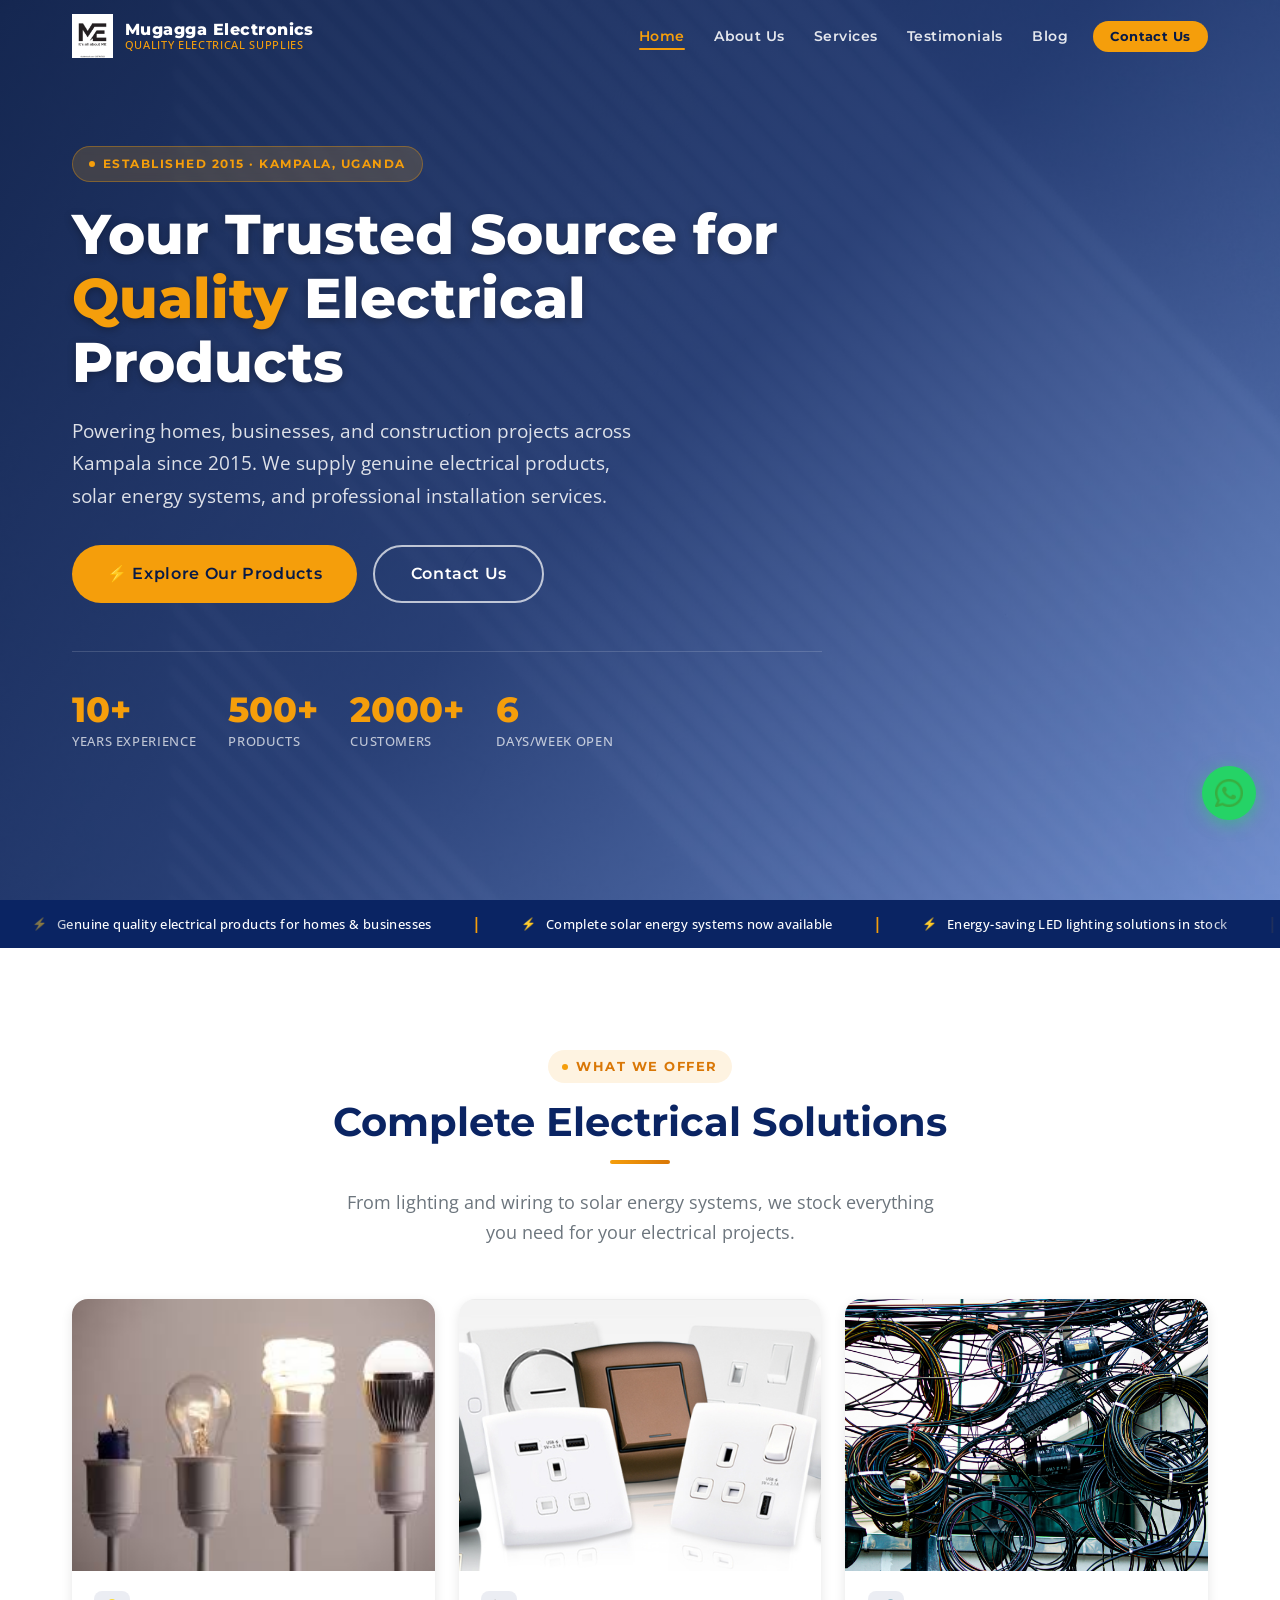
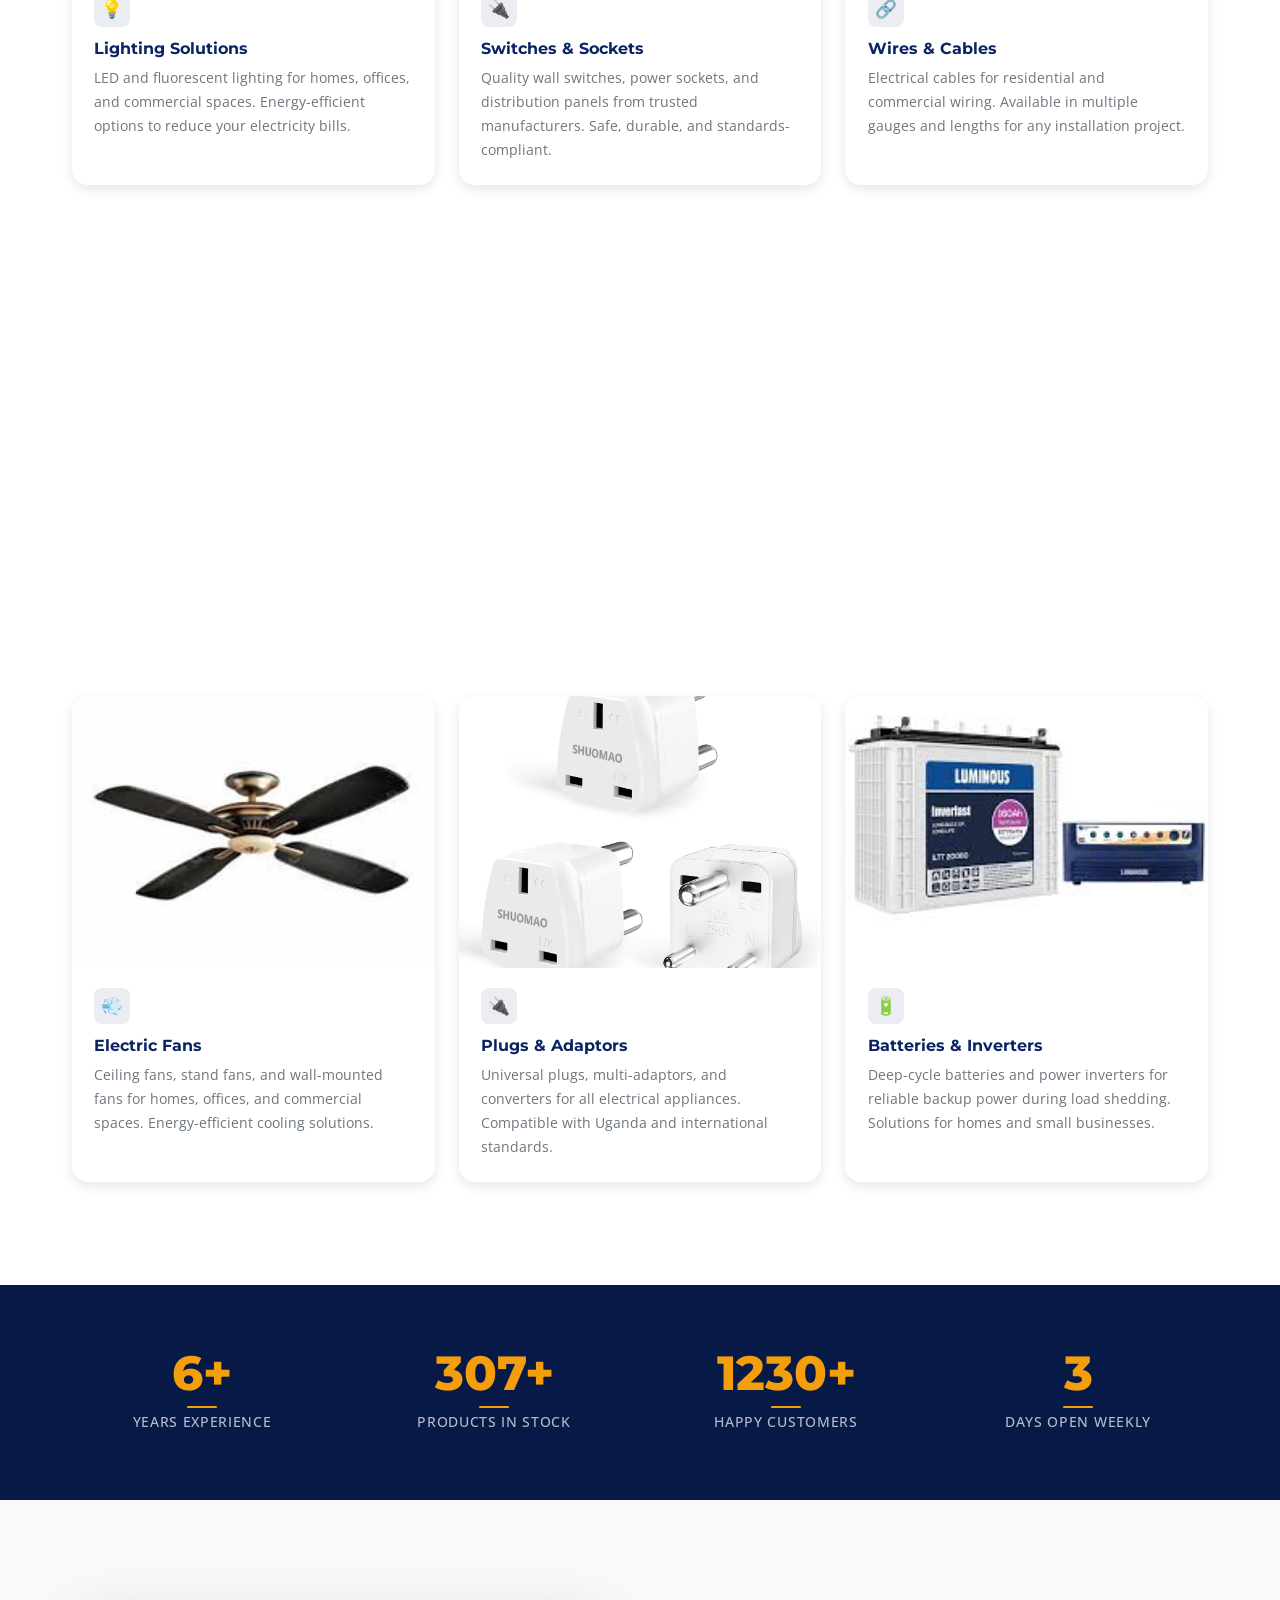
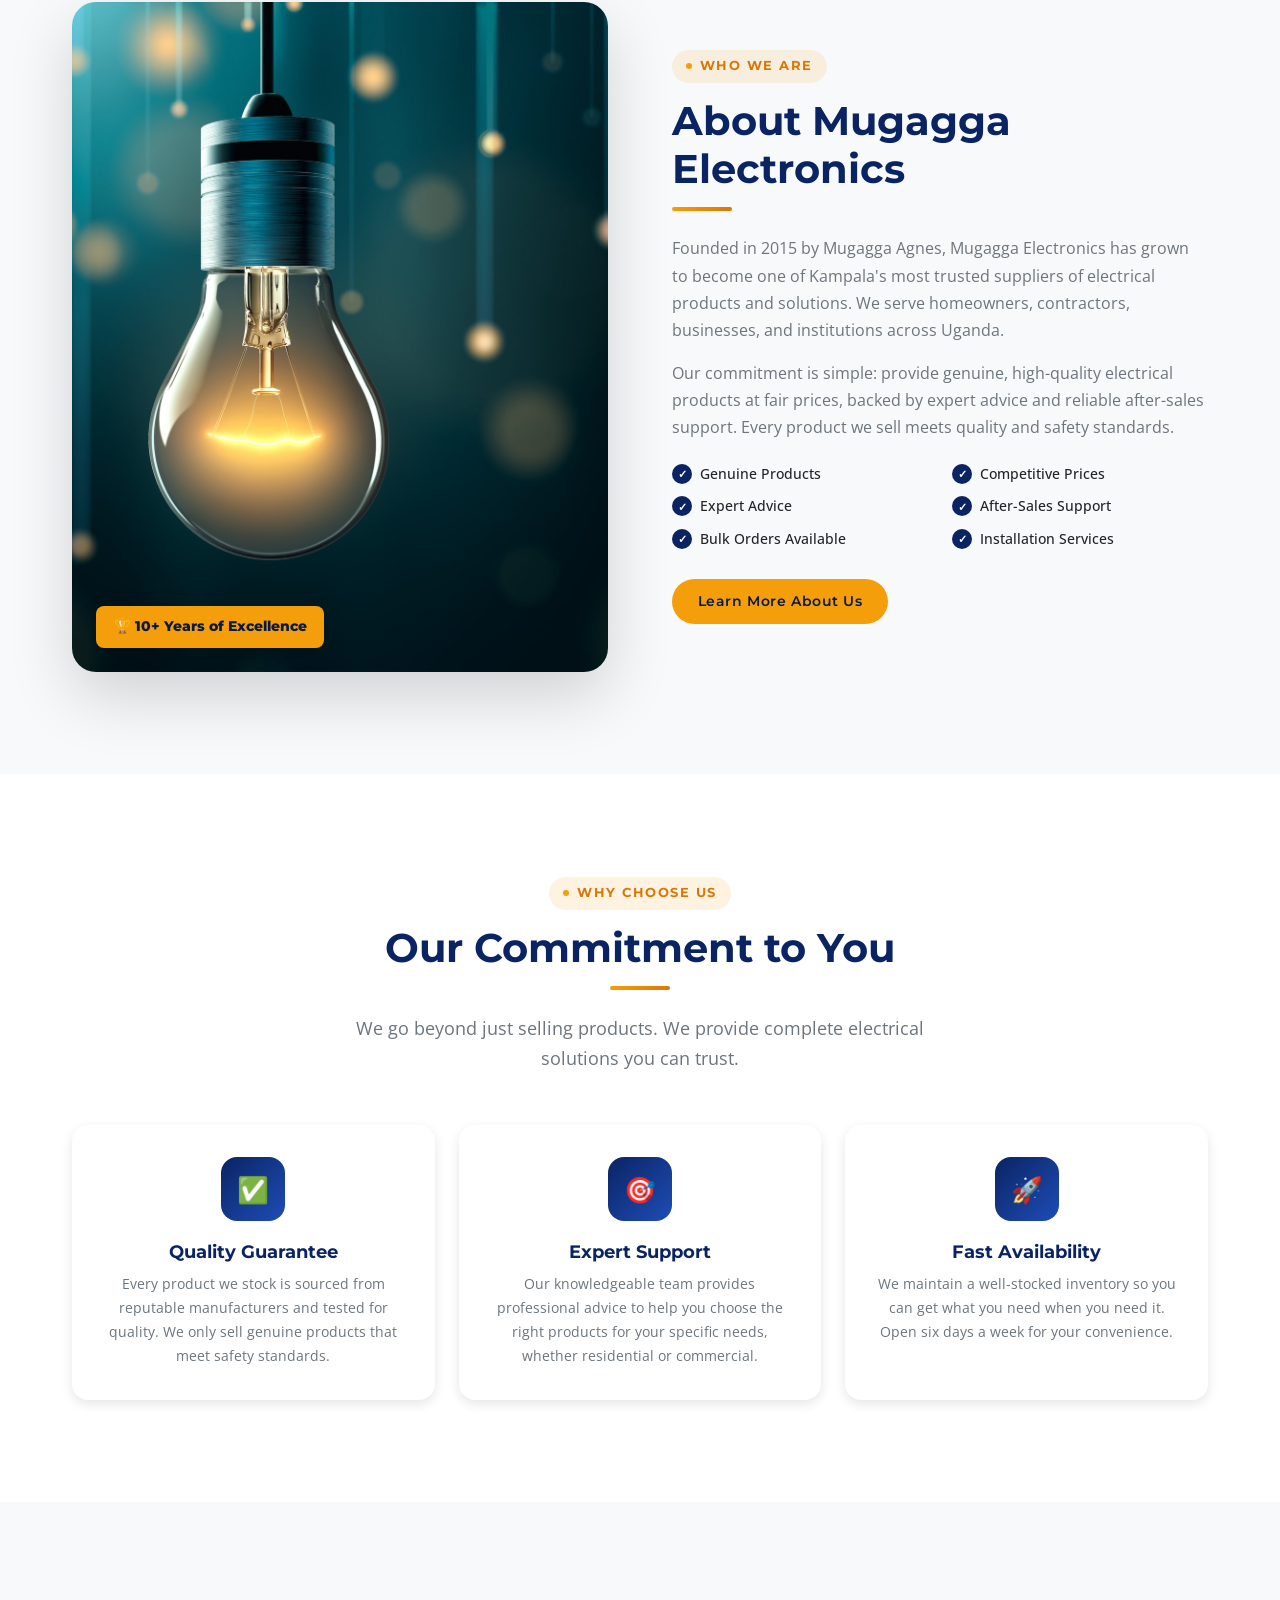
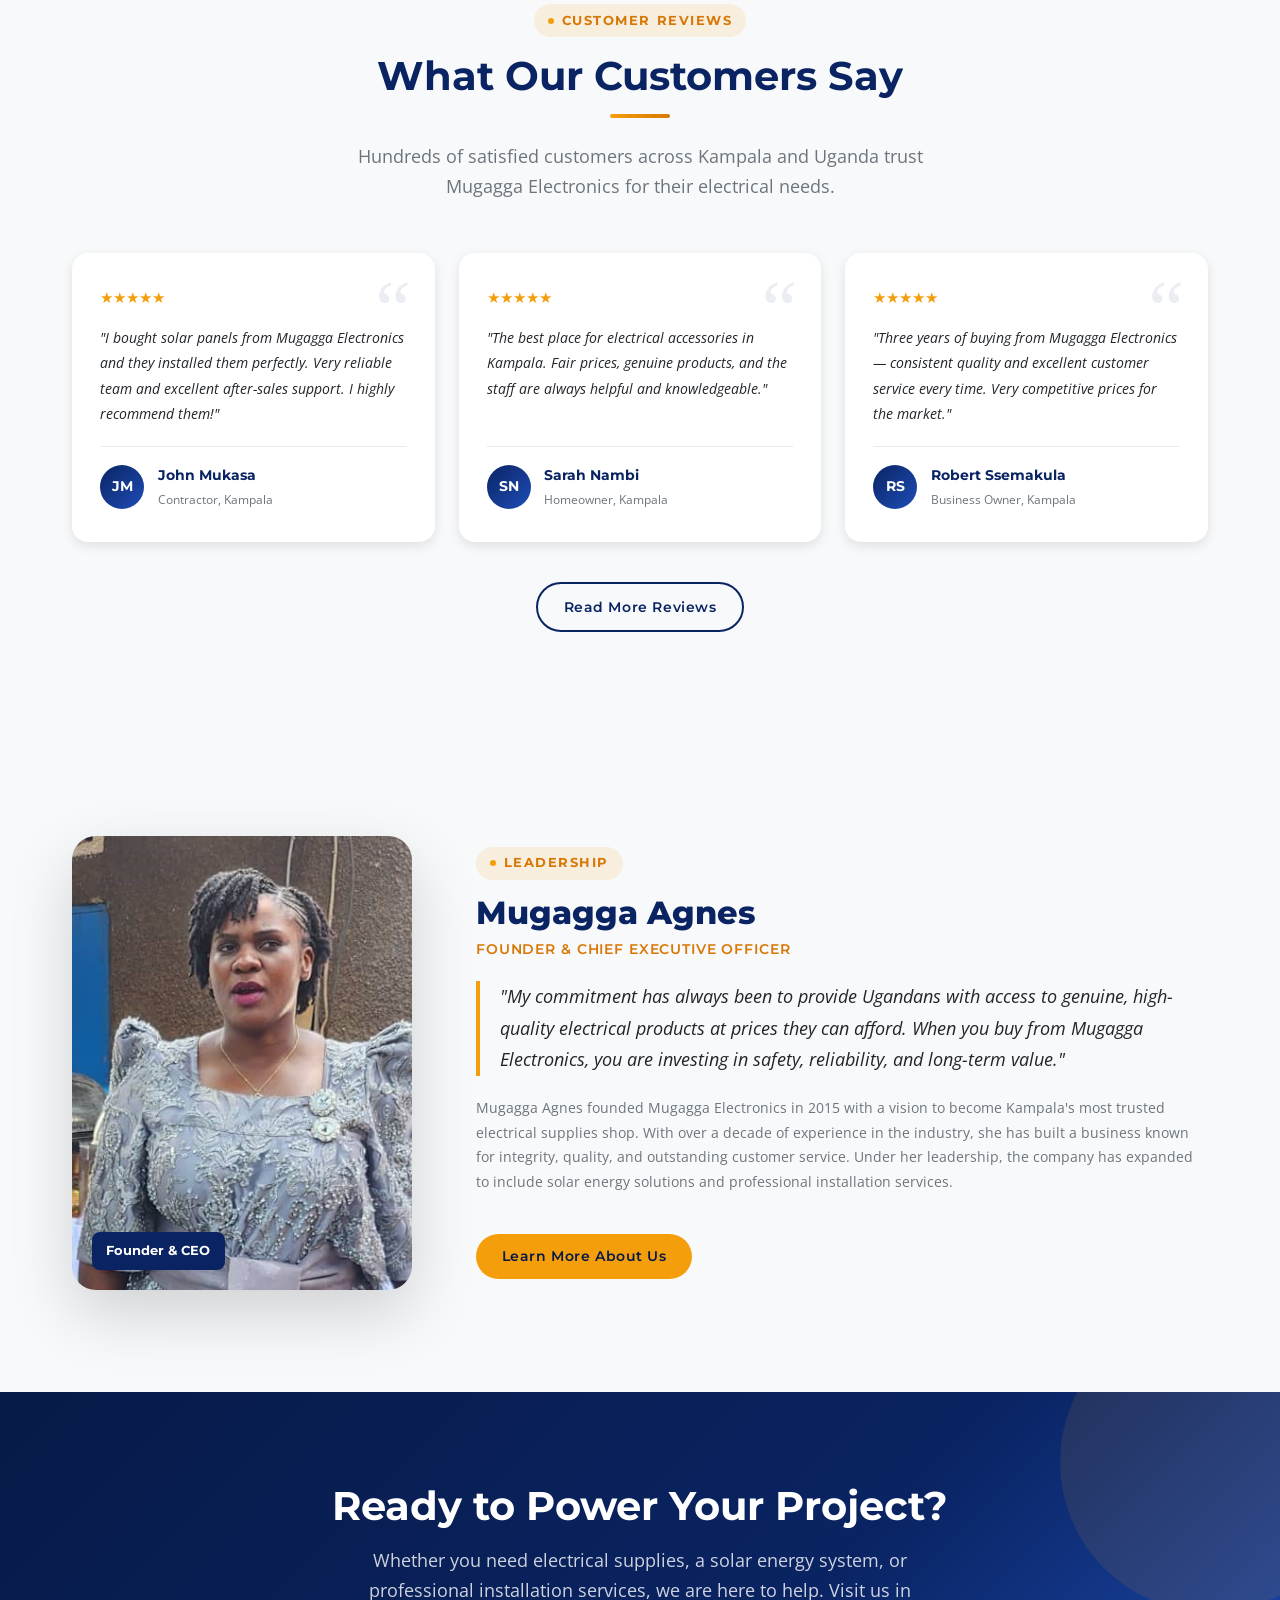
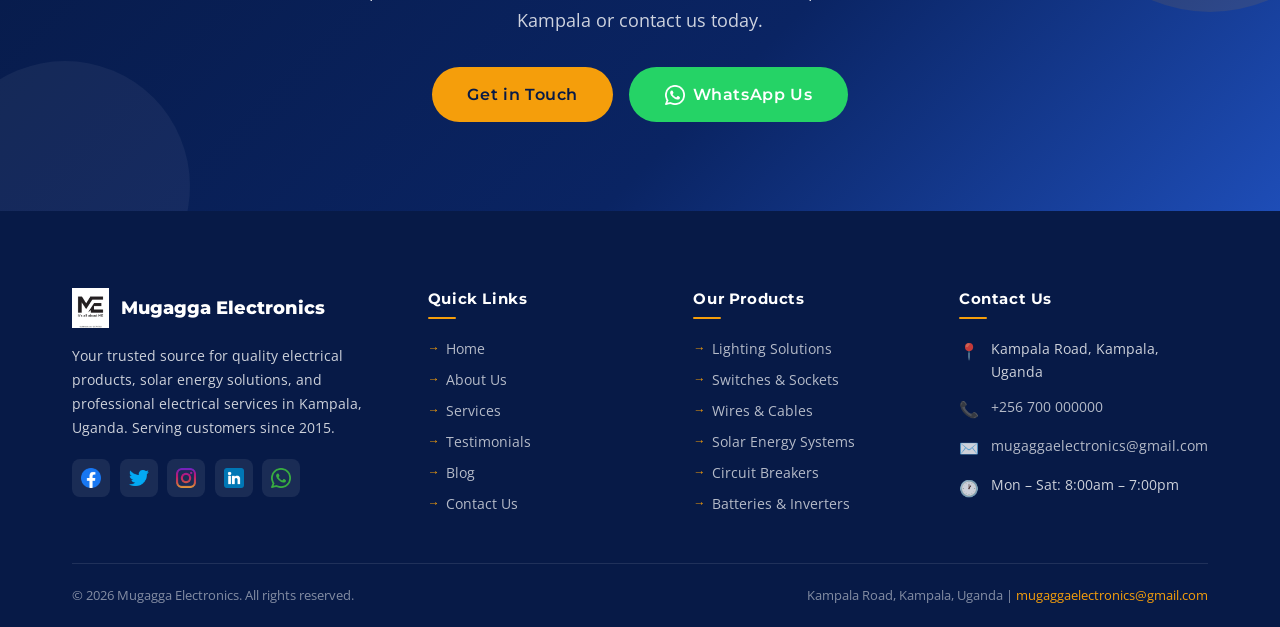
<file: index.html>
<!DOCTYPE html>
<html lang="en">
<head>
  <meta charset="UTF-8" />
  <meta name="viewport" content="width=device-width, initial-scale=1.0" />
  <meta name="description" content="Mugagga Electronics – Your trusted source for quality electrical products, solar energy systems, and electrical supplies in Kampala, Uganda. Serving customers since 2015." />
  <meta property="og:title" content="Mugagga Electronics | Quality Electrical Products in Kampala" />
  <meta property="og:description" content="Quality electrical products, solar energy solutions, cables, switches, lighting, and more. Located on Kampala Road, Kampala, Uganda." />
  <meta property="og:image" content="Resources/logo.png" />
  <meta property="og:type" content="website" />
  <meta name="twitter:card" content="summary_large_image" />
  <meta name="twitter:title" content="Mugagga Electronics | Quality Electrical Products in Kampala" />
  <meta name="twitter:description" content="Quality electrical products, solar energy solutions, cables, switches, lighting, and more in Kampala, Uganda." />
  <title>Mugagga Electronics | Quality Electrical Products in Kampala</title>
  <link rel="stylesheet" href="styles.css" />
  <link rel="icon" type="image/png" href="Resources/logo.png" />
</head>
<body>

  <!-- NAVBAR -->
  <nav class="navbar" id="navbar" role="navigation" aria-label="Main navigation">
    <div class="container">
      <a href="index.html" class="navbar-brand" aria-label="Mugagga Electronics Home">
        <picture>
          <source srcset="Resources/logo.webp" type="image/webp" />
          <img src="Resources/logo.png" alt="Mugagga Electronics logo" />
        </picture>
        <div class="brand-text">
          <span class="brand-name">Mugagga Electronics</span>
          <span class="brand-tagline">Quality Electrical Supplies</span>
        </div>
      </a>
      <ul class="nav-menu" id="navMenu" role="list">
        <li><a href="index.html"       class="nav-link active" data-page="index.html">Home</a></li>
        <li><a href="About.html"       class="nav-link" data-page="About.html">About Us</a></li>
        <li><a href="Services.html"    class="nav-link" data-page="Services.html">Services</a></li>
        <li><a href="Testimonial.html" class="nav-link" data-page="Testimonial.html">Testimonials</a></li>
        <li><a href="Blog.html"        class="nav-link" data-page="Blog.html">Blog</a></li>
        <li><a href="Contact.html"     class="nav-link nav-cta" data-page="Contact.html">Contact Us</a></li>
      </ul>
      <button class="hamburger" id="hamburger" aria-label="Toggle navigation menu" aria-expanded="false" aria-controls="navMenu">
        <div class="hamburger-icon">
          <span></span><span></span><span></span>
        </div>
        <span class="hamburger-label">MENU</span>
      </button>
    </div>
  </nav>

  <!-- HERO -->
  <section class="hero" id="home" aria-label="Hero banner">
    <div class="hero-overlay" aria-hidden="true"></div>
    <div class="container">
      <div class="hero-content">
        <div class="hero-badge">Established 2015 · Kampala, Uganda</div>
        <h1 class="hero-title">Your Trusted Source for <span>Quality</span> Electrical Products</h1>
        <p class="hero-subtitle">Powering homes, businesses, and construction projects across Kampala since 2015. We supply genuine electrical products, solar energy systems, and professional installation services.</p>
        <div class="hero-actions">
          <a href="#products" class="btn btn-primary btn-lg">⚡ Explore Our Products</a>
          <a href="Contact.html" class="btn btn-outline-white btn-lg">Contact Us</a>
        </div>
        <div class="hero-stats" aria-label="Key statistics">
          <div class="hero-stat">
            <span class="hero-stat-number" data-target="10" data-suffix="+">10+</span>
            <span class="hero-stat-label">Years Experience</span>
          </div>
          <div class="hero-stat">
            <span class="hero-stat-number" data-target="500" data-suffix="+">500+</span>
            <span class="hero-stat-label">Products</span>
          </div>
          <div class="hero-stat">
            <span class="hero-stat-number" data-target="2000" data-suffix="+">2,000+</span>
            <span class="hero-stat-label">Customers</span>
          </div>
          <div class="hero-stat">
            <span class="hero-stat-number" data-target="6">6</span>
            <span class="hero-stat-label">Days/Week Open</span>
          </div>
        </div>
      </div>
    </div>
  </section>

  <!-- ANNOUNCEMENT BAR -->
  <div class="announcement-bar" aria-label="Announcements">
    <div class="marquee-track" aria-hidden="true">
      <span class="marquee-item">Genuine quality electrical products for homes &amp; businesses</span>
      <span class="marquee-sep">|</span>
      <span class="marquee-item">Complete solar energy systems now available</span>
      <span class="marquee-sep">|</span>
      <span class="marquee-item">Energy-saving LED lighting solutions in stock</span>
      <span class="marquee-sep">|</span>
      <span class="marquee-item">Genuine cables &amp; wiring for all installations</span>
      <span class="marquee-sep">|</span>
      <span class="marquee-item">Visit us on Kampala Road, Kampala, Uganda</span>
      <span class="marquee-sep">|</span>
      <span class="marquee-item">Call us: +256 700 000000 – Mon to Sat, 8am–7pm</span>
      <span class="marquee-sep">|</span>
      <span class="marquee-item">Genuine quality electrical products for homes &amp; businesses</span>
      <span class="marquee-sep">|</span>
      <span class="marquee-item">Complete solar energy systems now available</span>
      <span class="marquee-sep">|</span>
      <span class="marquee-item">Energy-saving LED lighting solutions in stock</span>
      <span class="marquee-sep">|</span>
      <span class="marquee-item">Genuine cables &amp; wiring for all installations</span>
      <span class="marquee-sep">|</span>
      <span class="marquee-item">Visit us on Kampala Road, Kampala, Uganda</span>
      <span class="marquee-sep">|</span>
      <span class="marquee-item">Call us: +256 700 000000 – Mon to Sat, 8am–7pm</span>
      <span class="marquee-sep">|</span>
    </div>
  </div>

  <!-- PRODUCTS -->
  <section class="section" id="products" aria-labelledby="products-title">
    <div class="container">
      <div class="section-header">
        <div class="section-tag">What We Offer</div>
        <h2 class="section-title" id="products-title">Complete Electrical Solutions</h2>
        <div class="divider" aria-hidden="true"></div>
        <p class="section-subtitle">From lighting and wiring to solar energy systems, we stock everything you need for your electrical projects.</p>
      </div>
      <div class="products-grid">
        <article class="product-card fade-in">
          <div class="product-card-img">
            <img src="Resources/light.jpg" alt="LED and fluorescent lighting products" loading="lazy" />
          </div>
          <div class="product-card-body">
            <div class="product-card-icon" aria-hidden="true">💡</div>
            <h3 class="product-card-title">Lighting Solutions</h3>
            <p class="product-card-desc">LED and fluorescent lighting for homes, offices, and commercial spaces. Energy-efficient options to reduce your electricity bills.</p>
          </div>
        </article>
        <article class="product-card fade-in">
          <div class="product-card-img">
            <img src="Resources/electric-switches-sockets.jpg" alt="Electric wall switches and power sockets" loading="lazy" />
          </div>
          <div class="product-card-body">
            <div class="product-card-icon" aria-hidden="true">🔌</div>
            <h3 class="product-card-title">Switches &amp; Sockets</h3>
            <p class="product-card-desc">Quality wall switches, power sockets, and distribution panels from trusted manufacturers. Safe, durable, and standards-compliant.</p>
          </div>
        </article>
        <article class="product-card fade-in">
          <div class="product-card-img">
            <img src="Resources/Cables.jpg" alt="Electrical cables and wiring materials" loading="lazy" />
          </div>
          <div class="product-card-body">
            <div class="product-card-icon" aria-hidden="true">🔗</div>
            <h3 class="product-card-title">Wires &amp; Cables</h3>
            <p class="product-card-desc">Electrical cables for residential and commercial wiring. Available in multiple gauges and lengths for any installation project.</p>
          </div>
        </article>
        <article class="product-card fade-in">
          <div class="product-card-img">
            <img src="Resources/solar.jpg" alt="Solar panels and solar energy systems" loading="lazy" />
          </div>
          <div class="product-card-body">
            <div class="product-card-icon" aria-hidden="true">☀️</div>
            <h3 class="product-card-title">Solar Energy</h3>
            <p class="product-card-desc">Solar panels, charge controllers, batteries, and complete off-grid solar kits. Reliable energy solutions for Uganda's power needs.</p>
          </div>
        </article>
        <article class="product-card fade-in">
          <div class="product-card-img">
            <img src="Resources/Extensioncord.jpg" alt="Heavy-duty multi-socket extension cords" loading="lazy" />
          </div>
          <div class="product-card-body">
            <div class="product-card-icon" aria-hidden="true">🔋</div>
            <h3 class="product-card-title">Extension Cords</h3>
            <p class="product-card-desc">Heavy-duty multi-socket extension cords for home and office use. Available in various lengths with surge protection options.</p>
          </div>
        </article>
        <article class="product-card fade-in">
          <div class="product-card-img">
            <img src="Resources/circuit-breakers.png" alt="Circuit breakers, MCBs, and distribution boards" loading="lazy" />
          </div>
          <div class="product-card-body">
            <div class="product-card-icon" aria-hidden="true">⚡</div>
            <h3 class="product-card-title">Circuit Breakers</h3>
            <p class="product-card-desc">MCBs, RCDs, and full distribution boards for residential and commercial installations. Protect your property from electrical faults.</p>
          </div>
        </article>
        <article class="product-card fade-in">
          <div class="product-card-img">
            <img src="Resources/fan.jpg" alt="Ceiling, stand, and wall electric fans" loading="lazy" />
          </div>
          <div class="product-card-body">
            <div class="product-card-icon" aria-hidden="true">💨</div>
            <h3 class="product-card-title">Electric Fans</h3>
            <p class="product-card-desc">Ceiling fans, stand fans, and wall-mounted fans for homes, offices, and commercial spaces. Energy-efficient cooling solutions.</p>
          </div>
        </article>
        <article class="product-card fade-in">
          <div class="product-card-img">
            <img src="Resources/plugs.jpg" alt="Universal plugs, adaptors and converters" loading="lazy" />
          </div>
          <div class="product-card-body">
            <div class="product-card-icon" aria-hidden="true">🔌</div>
            <h3 class="product-card-title">Plugs &amp; Adaptors</h3>
            <p class="product-card-desc">Universal plugs, multi-adaptors, and converters for all electrical appliances. Compatible with Uganda and international standards.</p>
          </div>
        </article>
        <article class="product-card fade-in">
          <div class="product-card-img">
            <img src="Resources/battery.jpg" alt="Deep-cycle batteries and power inverters" loading="lazy" />
          </div>
          <div class="product-card-body">
            <div class="product-card-icon" aria-hidden="true">🔋</div>
            <h3 class="product-card-title">Batteries &amp; Inverters</h3>
            <p class="product-card-desc">Deep-cycle batteries and power inverters for reliable backup power during load shedding. Solutions for homes and small businesses.</p>
          </div>
        </article>
      </div>
    </div>
  </section>

  <!-- STATS BAR -->
  <div class="stats-bar" aria-label="Business statistics">
    <div class="container">
      <div class="stats-grid">
        <div class="stat-item fade-in">
          <span class="stat-number" data-target="10" data-suffix="+">10+</span>
          <div class="stat-divider" aria-hidden="true"></div>
          <span class="stat-label">Years Experience</span>
        </div>
        <div class="stat-item fade-in">
          <span class="stat-number" data-target="500" data-suffix="+">500+</span>
          <div class="stat-divider" aria-hidden="true"></div>
          <span class="stat-label">Products in Stock</span>
        </div>
        <div class="stat-item fade-in">
          <span class="stat-number" data-target="2000" data-suffix="+">2,000+</span>
          <div class="stat-divider" aria-hidden="true"></div>
          <span class="stat-label">Happy Customers</span>
        </div>
        <div class="stat-item fade-in">
          <span class="stat-number" data-target="6">6</span>
          <div class="stat-divider" aria-hidden="true"></div>
          <span class="stat-label">Days Open Weekly</span>
        </div>
      </div>
    </div>
  </div>

  <!-- ABOUT PREVIEW -->
  <section class="section bg-light" id="about" aria-labelledby="about-title">
    <div class="container">
      <div class="about-grid">
        <div class="about-image-wrap slide-in-left">
          <img src="Resources/about-img.png" alt="Mugagga Electronics shop with electrical products on display" />
          <div class="about-badge">🏆 10+ Years of Excellence</div>
        </div>
        <div class="about-content slide-in-right">
          <div class="section-tag">Who We Are</div>
          <h2 class="section-title" id="about-title">About Mugagga Electronics</h2>
          <div class="divider left" aria-hidden="true"></div>
          <p>Founded in 2015 by Mugagga Agnes, Mugagga Electronics has grown to become one of Kampala's most trusted suppliers of electrical products and solutions. We serve homeowners, contractors, businesses, and institutions across Uganda.</p>
          <p>Our commitment is simple: provide genuine, high-quality electrical products at fair prices, backed by expert advice and reliable after-sales support. Every product we sell meets quality and safety standards.</p>
          <ul class="check-list" aria-label="Our key services and commitments">
            <li class="check-item">Genuine Products</li>
            <li class="check-item">Competitive Prices</li>
            <li class="check-item">Expert Advice</li>
            <li class="check-item">After-Sales Support</li>
            <li class="check-item">Bulk Orders Available</li>
            <li class="check-item">Installation Services</li>
          </ul>
          <a href="About.html" class="btn btn-primary">Learn More About Us</a>
        </div>
      </div>
    </div>
  </section>

  <!-- WHY CHOOSE US -->
  <section class="section" aria-labelledby="why-home-title">
    <div class="container">
      <div class="section-header">
        <div class="section-tag">Why Choose Us</div>
        <h2 class="section-title" id="why-home-title">Our Commitment to You</h2>
        <div class="divider" aria-hidden="true"></div>
        <p class="section-subtitle">We go beyond just selling products. We provide complete electrical solutions you can trust.</p>
      </div>
      <div class="features-grid">
        <div class="feature-card fade-in">
          <div class="feature-icon" aria-hidden="true">✅</div>
          <h3>Quality Guarantee</h3>
          <p>Every product we stock is sourced from reputable manufacturers and tested for quality. We only sell genuine products that meet safety standards.</p>
        </div>
        <div class="feature-card fade-in">
          <div class="feature-icon" aria-hidden="true">🎯</div>
          <h3>Expert Support</h3>
          <p>Our knowledgeable team provides professional advice to help you choose the right products for your specific needs, whether residential or commercial.</p>
        </div>
        <div class="feature-card fade-in">
          <div class="feature-icon" aria-hidden="true">🚀</div>
          <h3>Fast Availability</h3>
          <p>We maintain a well-stocked inventory so you can get what you need when you need it. Open six days a week for your convenience.</p>
        </div>
      </div>
    </div>
  </section>

  <!-- TESTIMONIALS -->
  <section class="section bg-light" id="testimonials" aria-labelledby="testimonials-home-title">
    <div class="container">
      <div class="section-header">
        <div class="section-tag">Customer Reviews</div>
        <h2 class="section-title" id="testimonials-home-title">What Our Customers Say</h2>
        <div class="divider" aria-hidden="true"></div>
        <p class="section-subtitle">Hundreds of satisfied customers across Kampala and Uganda trust Mugagga Electronics for their electrical needs.</p>
      </div>
      <div class="testimonials-grid">
        <article class="testimonial-card fade-in">
          <div class="star-rating" aria-label="5 out of 5 stars">★★★★★</div>
          <p class="testimonial-text">"I bought solar panels from Mugagga Electronics and they installed them perfectly. Very reliable team and excellent after-sales support. I highly recommend them!"</p>
          <div class="testimonial-author">
            <div class="author-avatar" aria-hidden="true">JM</div>
            <div>
              <div class="author-name">John Mukasa</div>
              <div class="author-title">Contractor, Kampala</div>
            </div>
          </div>
        </article>
        <article class="testimonial-card fade-in">
          <div class="star-rating" aria-label="5 out of 5 stars">★★★★★</div>
          <p class="testimonial-text">"The best place for electrical accessories in Kampala. Fair prices, genuine products, and the staff are always helpful and knowledgeable."</p>
          <div class="testimonial-author">
            <div class="author-avatar" aria-hidden="true">SN</div>
            <div>
              <div class="author-name">Sarah Nambi</div>
              <div class="author-title">Homeowner, Kampala</div>
            </div>
          </div>
        </article>
        <article class="testimonial-card fade-in">
          <div class="star-rating" aria-label="5 out of 5 stars">★★★★★</div>
          <p class="testimonial-text">"Three years of buying from Mugagga Electronics — consistent quality and excellent customer service every time. Very competitive prices for the market."</p>
          <div class="testimonial-author">
            <div class="author-avatar" aria-hidden="true">RS</div>
            <div>
              <div class="author-name">Robert Ssemakula</div>
              <div class="author-title">Business Owner, Kampala</div>
            </div>
          </div>
        </article>
      </div>
      <div class="text-center" style="margin-top: 2.5rem;">
        <a href="Testimonial.html" class="btn btn-outline">Read More Reviews</a>
      </div>
    </div>
  </section>

  <!-- CEO SECTION -->
  <section class="section ceo-section" id="ceo" aria-labelledby="ceo-home-heading">
    <div class="container">
      <div class="ceo-grid">
        <div class="ceo-photo-wrap slide-in-left">
          <img src="Resources/CEO.jpeg" alt="Mugagga Agnes, Founder and CEO of Mugagga Electronics" />
          <div class="ceo-photo-badge">Founder &amp; CEO</div>
        </div>
        <div class="ceo-content slide-in-right">
          <div class="section-tag">Leadership</div>
          <h2 class="ceo-name" id="ceo-home-heading">Mugagga Agnes</h2>
          <div class="ceo-title">Founder &amp; Chief Executive Officer</div>
          <blockquote class="ceo-quote">"My commitment has always been to provide Ugandans with access to genuine, high-quality electrical products at prices they can afford. When you buy from Mugagga Electronics, you are investing in safety, reliability, and long-term value."</blockquote>
          <p class="ceo-bio">Mugagga Agnes founded Mugagga Electronics in 2015 with a vision to become Kampala's most trusted electrical supplies shop. With over a decade of experience in the industry, she has built a business known for integrity, quality, and outstanding customer service. Under her leadership, the company has expanded to include solar energy solutions and professional installation services.</p>
          <a href="About.html" class="btn btn-primary" style="margin-top: 1.5rem;">Learn More About Us</a>
        </div>
      </div>
    </div>
  </section>

  <!-- CTA -->
  <section class="cta-section" aria-label="Call to action">
    <div class="container">
      <h2>Ready to Power Your Project?</h2>
      <p>Whether you need electrical supplies, a solar energy system, or professional installation services, we are here to help. Visit us in Kampala or contact us today.</p>
      <div class="cta-actions">
        <a href="Contact.html" class="btn btn-primary btn-lg">Get in Touch</a>
        <a href="https://wa.me/256700000000" class="btn btn-whatsapp btn-lg" target="_blank" rel="noopener noreferrer">
          <img src="Resources/whatsapp.png" alt="" width="20" height="20" style="filter:brightness(0) invert(1);" aria-hidden="true" />
          WhatsApp Us
        </a>
      </div>
    </div>
  </section>

  <!-- FOOTER -->
  <footer class="footer" role="contentinfo">
    <div class="container">
      <div class="footer-grid">
        <div class="footer-col">
          <div class="footer-brand-logo">
            <picture>
              <source srcset="Resources/logo.webp" type="image/webp" />
              <img src="Resources/logo.png" alt="Mugagga Electronics logo" />
            </picture>
            <span class="footer-brand-name">Mugagga Electronics</span>
          </div>
          <p class="footer-desc">Your trusted source for quality electrical products, solar energy solutions, and professional electrical services in Kampala, Uganda. Serving customers since 2015.</p>
          <div class="footer-social" aria-label="Social media links">
            <a href="#" class="footer-social-link" aria-label="Facebook"><img src="Resources/facebook.png" alt="Facebook" /></a>
            <a href="#" class="footer-social-link" aria-label="Twitter"><img src="Resources/twitter.png" alt="Twitter" /></a>
            <a href="#" class="footer-social-link" aria-label="Instagram"><img src="Resources/instagram.png" alt="Instagram" /></a>
            <a href="#" class="footer-social-link" aria-label="LinkedIn"><img src="Resources/linkedin.png" alt="LinkedIn" /></a>
            <a href="https://wa.me/256700000000" class="footer-social-link" aria-label="WhatsApp" target="_blank" rel="noopener noreferrer"><img src="Resources/whatsapp.png" alt="WhatsApp" /></a>
          </div>
        </div>
        <div class="footer-col">
          <h4>Quick Links</h4>
          <nav aria-label="Footer navigation">
            <ul class="footer-links">
              <li><a href="index.html"       class="footer-link">Home</a></li>
              <li><a href="About.html"       class="footer-link">About Us</a></li>
              <li><a href="Services.html"    class="footer-link">Services</a></li>
              <li><a href="Testimonial.html" class="footer-link">Testimonials</a></li>
              <li><a href="Blog.html"        class="footer-link">Blog</a></li>
              <li><a href="Contact.html"     class="footer-link">Contact Us</a></li>
            </ul>
          </nav>
        </div>
        <div class="footer-col">
          <h4>Our Products</h4>
          <ul class="footer-links">
            <li><span class="footer-link">Lighting Solutions</span></li>
            <li><span class="footer-link">Switches &amp; Sockets</span></li>
            <li><span class="footer-link">Wires &amp; Cables</span></li>
            <li><span class="footer-link">Solar Energy Systems</span></li>
            <li><span class="footer-link">Circuit Breakers</span></li>
            <li><span class="footer-link">Batteries &amp; Inverters</span></li>
          </ul>
        </div>
        <div class="footer-col">
          <h4>Contact Us</h4>
          <div class="footer-contact-item">
            <span class="footer-contact-icon" aria-hidden="true">📍</span>
            <span>Kampala Road, Kampala, Uganda</span>
          </div>
          <div class="footer-contact-item">
            <span class="footer-contact-icon" aria-hidden="true">📞</span>
            <a href="tel:+256700000000">+256 700 000000</a>
          </div>
          <div class="footer-contact-item">
            <span class="footer-contact-icon" aria-hidden="true">✉️</span>
            <a href="mailto:mugaggaelectronics@gmail.com">mugaggaelectronics@gmail.com</a>
          </div>
          <div class="footer-contact-item">
            <span class="footer-contact-icon" aria-hidden="true">🕐</span>
            <span>Mon – Sat: 8:00am – 7:00pm</span>
          </div>
        </div>
      </div>
      <div class="footer-bottom">
        <span>&copy; <span id="year">2025</span> Mugagga Electronics. All rights reserved.</span>
        <span>Kampala Road, Kampala, Uganda | <a href="mailto:mugaggaelectronics@gmail.com">mugaggaelectronics@gmail.com</a></span>
      </div>
    </div>
  </footer>

  <!-- FLOATING WHATSAPP -->
  <a href="https://wa.me/256700000000" class="float-whatsapp" aria-label="Chat with us on WhatsApp" target="_blank" rel="noopener noreferrer">
    <img src="Resources/whatsapp.png" alt="WhatsApp" />
  </a>

  <!-- SCROLL TO TOP -->
  <button class="scroll-top" id="scrollTop" aria-label="Scroll to top of page">&#8593;</button>

  <script src="main.js"></script>
  <script>document.getElementById('year').textContent = new Date().getFullYear();</script>
</body>
</html>
</file>
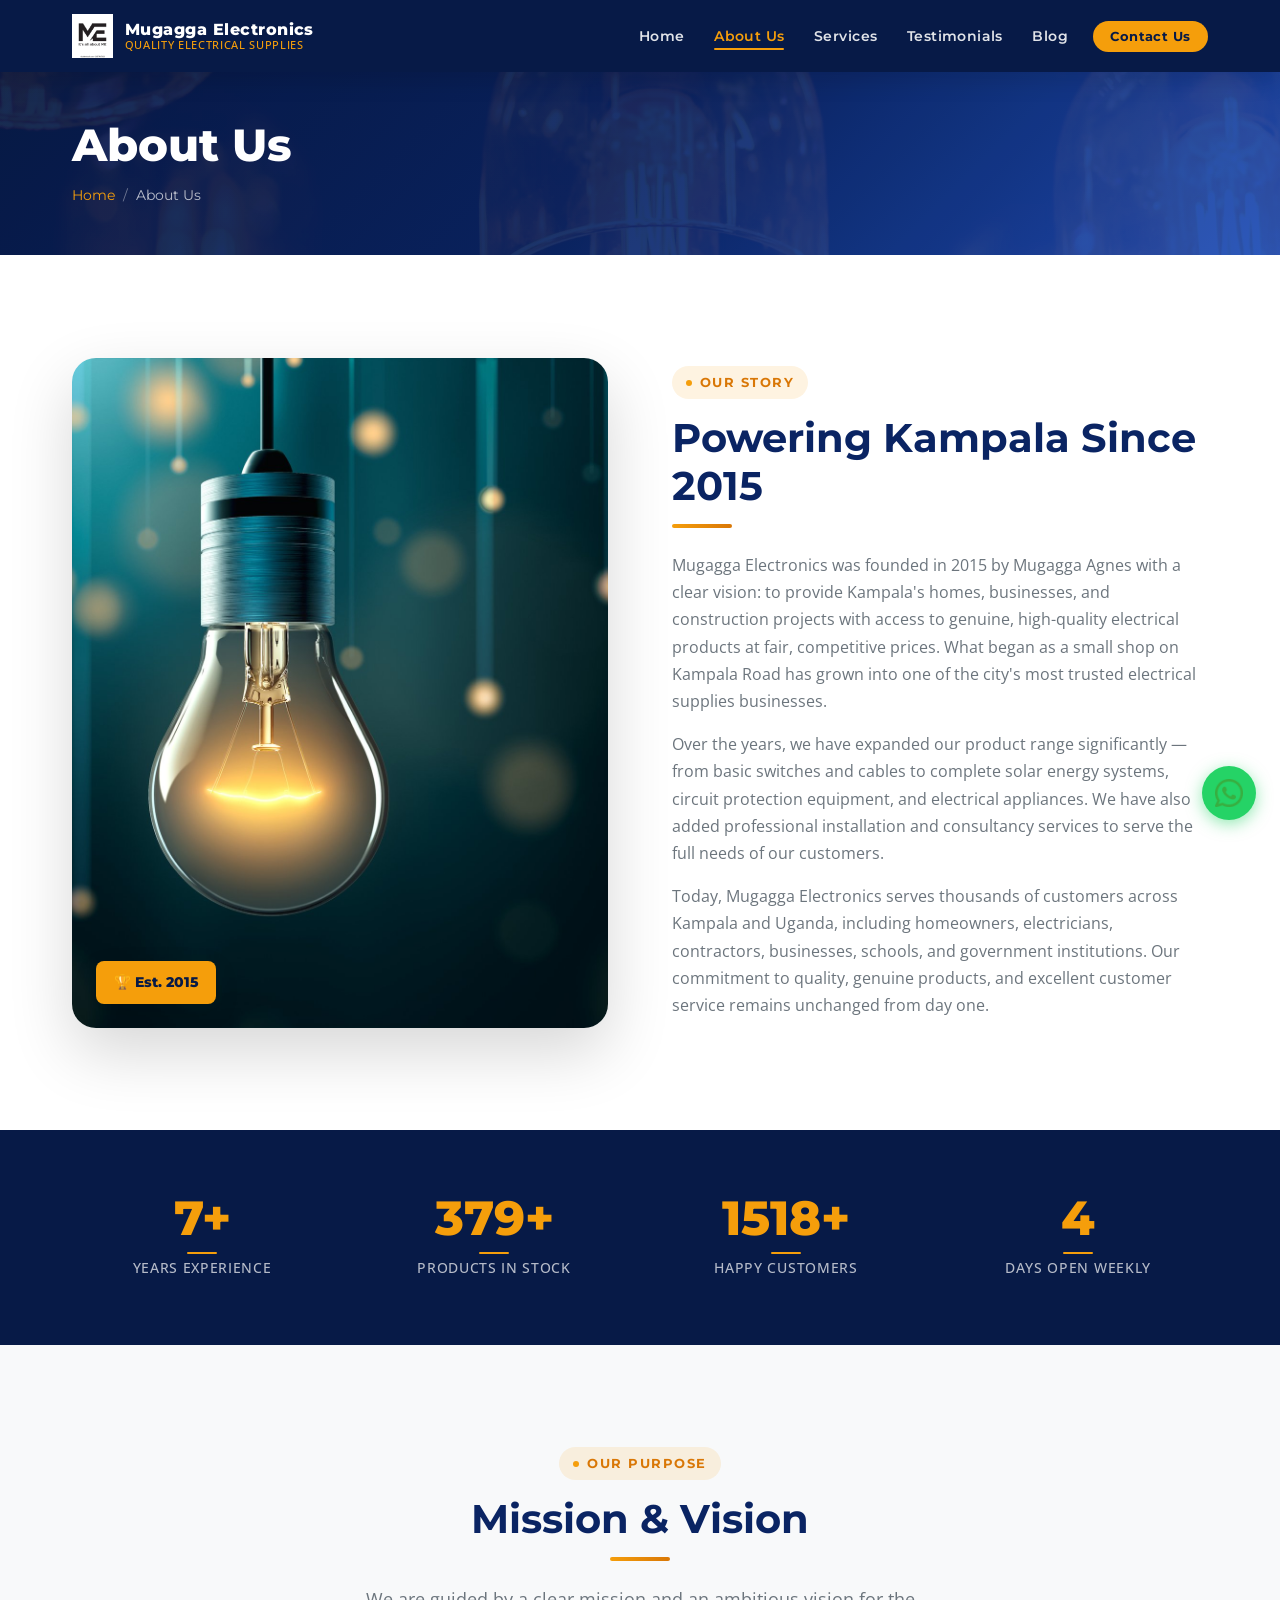
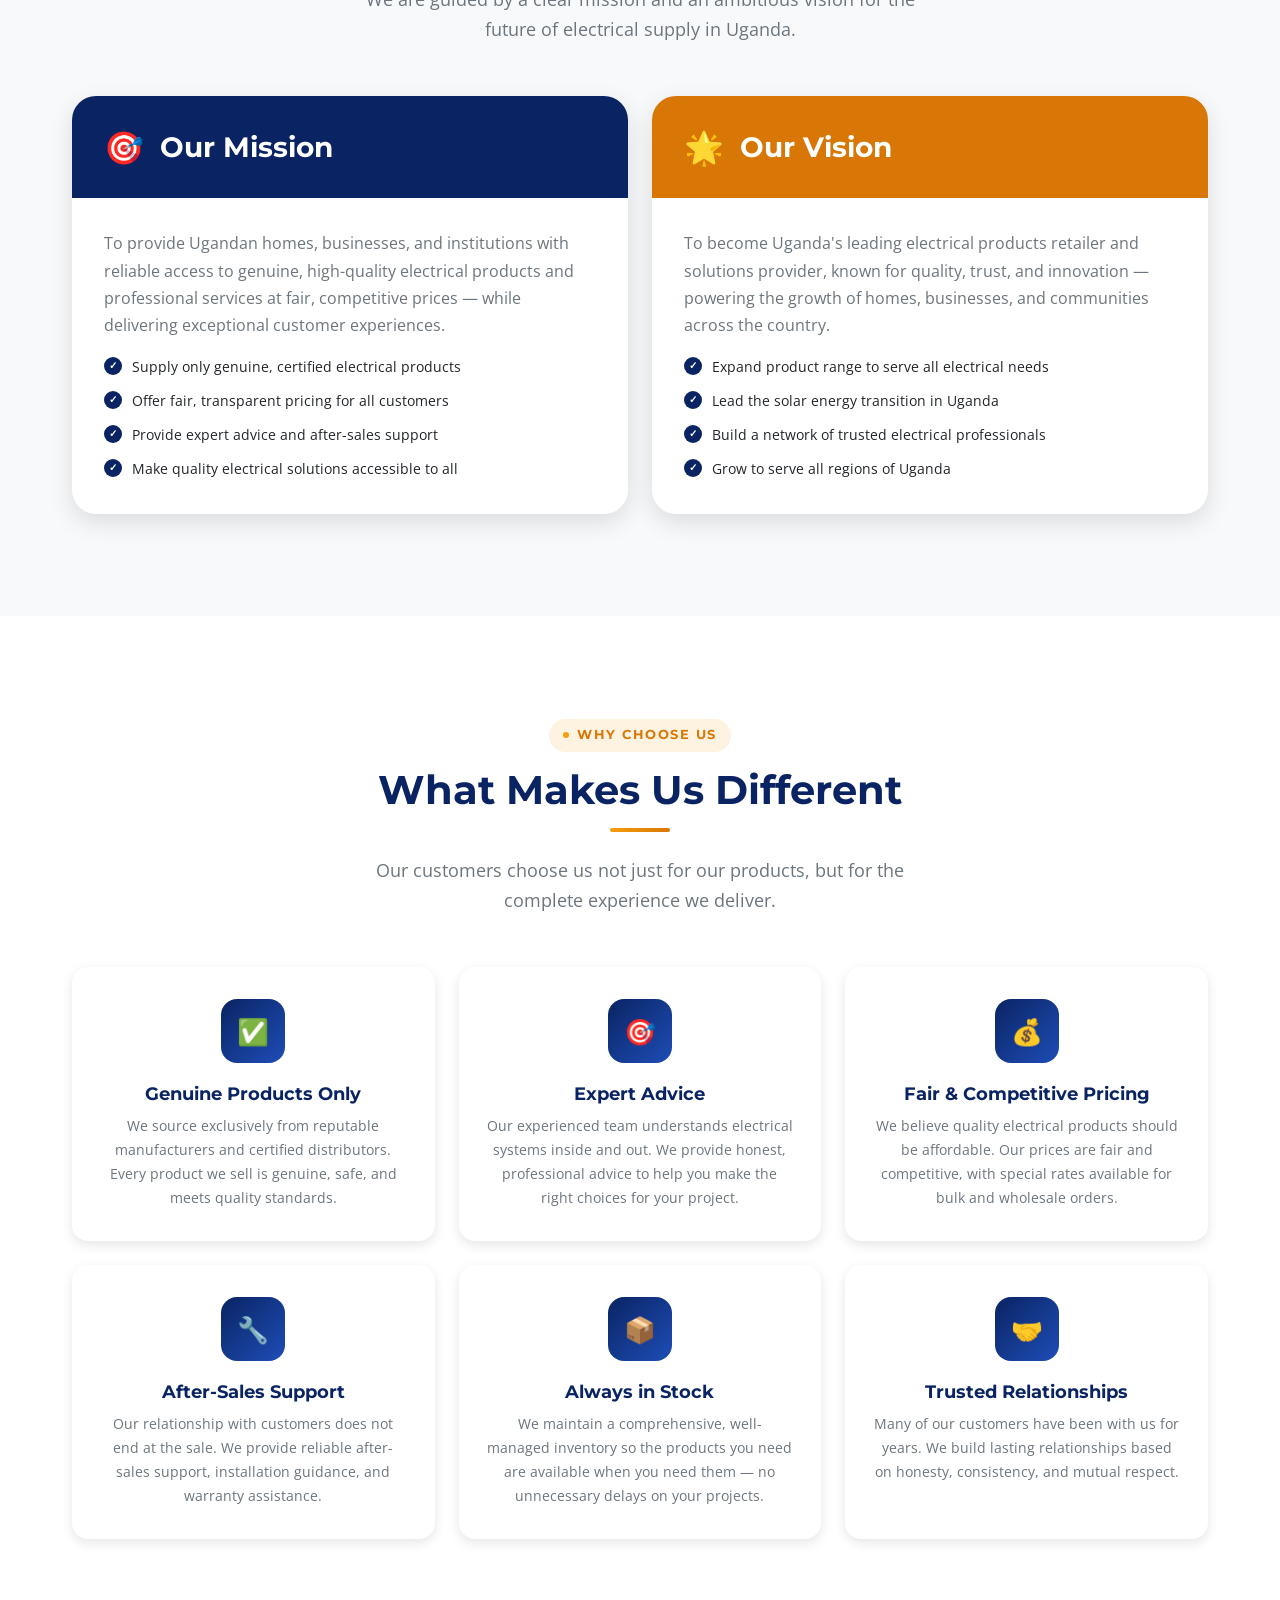
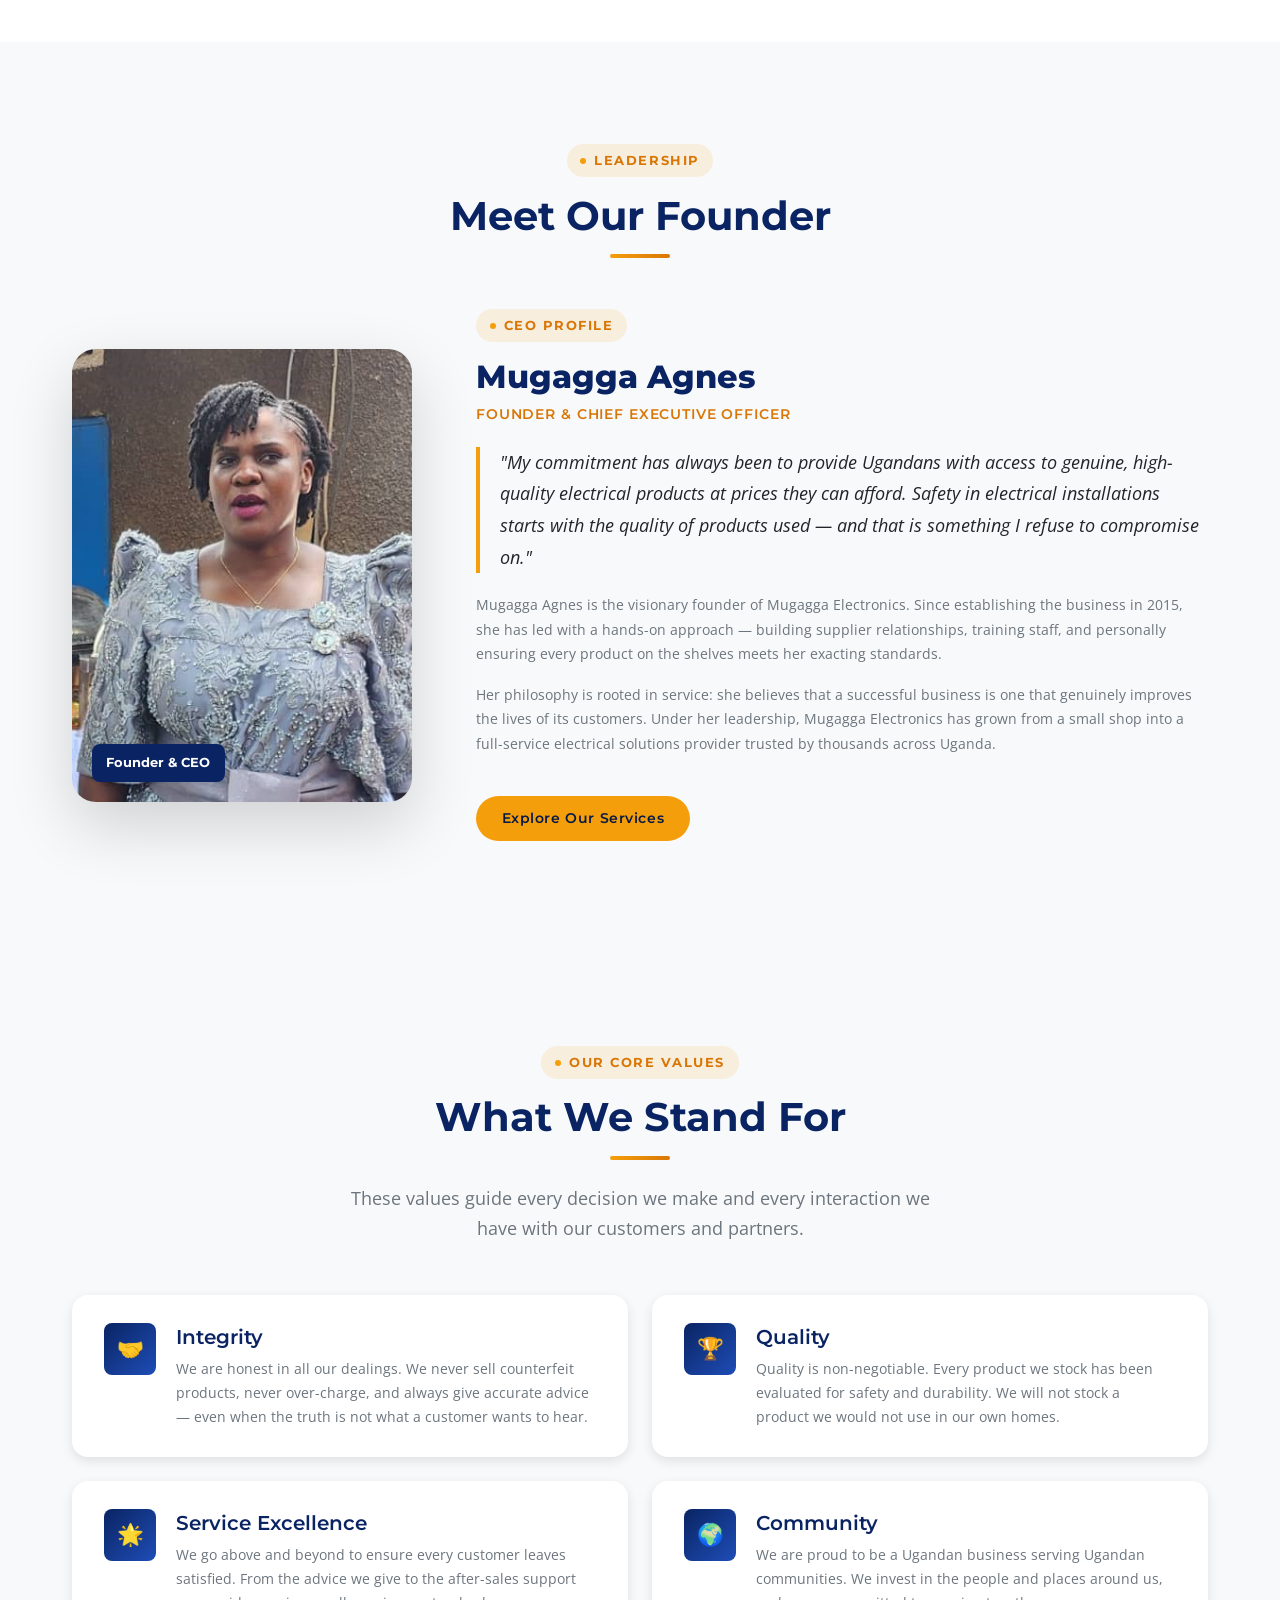
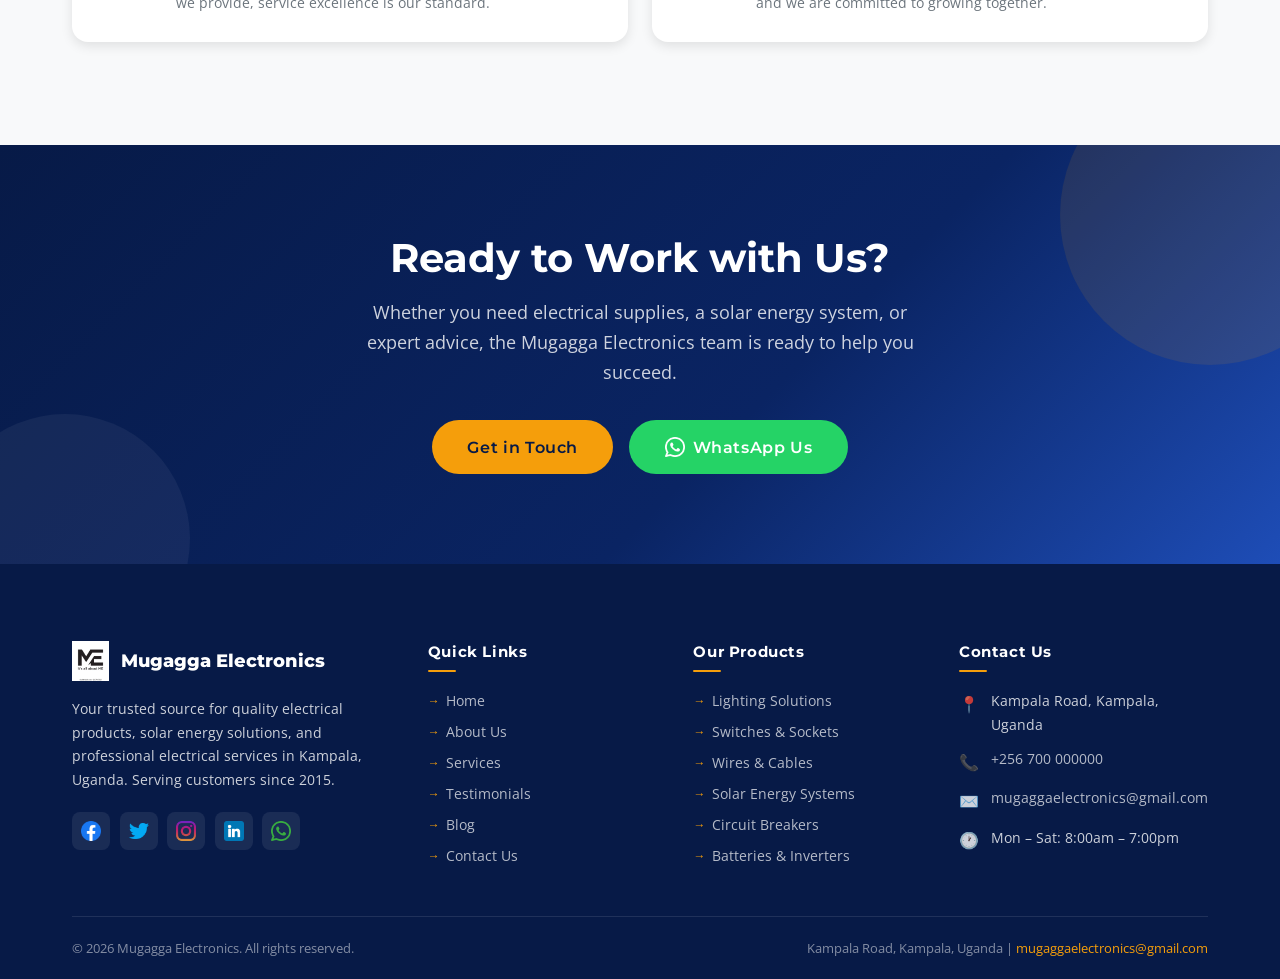
<file: About.html>
<!DOCTYPE html>
<html lang="en">
<head>
  <meta charset="UTF-8" />
  <meta name="viewport" content="width=device-width, initial-scale=1.0" />
  <meta name="description" content="About Mugagga Electronics – Founded in 2015 by Mugagga Agnes, we are Kampala's trusted supplier of quality electrical products and solar energy solutions." />
  <meta property="og:title" content="About Us | Mugagga Electronics" />
  <meta property="og:description" content="Learn about Mugagga Electronics, founded in 2015 in Kampala, Uganda. Quality electrical products, solar energy, and expert service." />
  <meta property="og:image" content="Resources/logo.png" />
  <meta property="og:type" content="website" />
  <title>About Us | Mugagga Electronics</title>
  <link rel="stylesheet" href="styles.css" />
  <link rel="icon" type="image/png" href="Resources/logo.png" />
</head>
<body>

  <!-- NAVBAR -->
  <nav class="navbar page-nav" id="navbar" role="navigation" aria-label="Main navigation">
    <div class="container">
      <a href="index.html" class="navbar-brand" aria-label="Mugagga Electronics Home">
        <picture>
          <source srcset="Resources/logo.webp" type="image/webp" />
          <img src="Resources/logo.png" alt="Mugagga Electronics logo" />
        </picture>
        <div class="brand-text">
          <span class="brand-name">Mugagga Electronics</span>
          <span class="brand-tagline">Quality Electrical Supplies</span>
        </div>
      </a>
      <ul class="nav-menu" id="navMenu" role="list">
        <li><a href="index.html"       class="nav-link" data-page="index.html">Home</a></li>
        <li><a href="About.html"       class="nav-link active" data-page="About.html">About Us</a></li>
        <li><a href="Services.html"    class="nav-link" data-page="Services.html">Services</a></li>
        <li><a href="Testimonial.html" class="nav-link" data-page="Testimonial.html">Testimonials</a></li>
        <li><a href="Blog.html"        class="nav-link" data-page="Blog.html">Blog</a></li>
        <li><a href="Contact.html"     class="nav-link nav-cta" data-page="Contact.html">Contact Us</a></li>
      </ul>
      <button class="hamburger" id="hamburger" aria-label="Toggle navigation menu" aria-expanded="false" aria-controls="navMenu">
        <div class="hamburger-icon">
          <span></span><span></span><span></span>
        </div>
        <span class="hamburger-label">MENU</span>
      </button>
    </div>
  </nav>

  <!-- PAGE BANNER -->
  <div class="page-banner" aria-label="Page header">
    <div class="container">
      <h1 class="page-banner-title">About Us</h1>
      <nav class="breadcrumb" aria-label="Breadcrumb">
        <a href="index.html">Home</a>
        <span class="breadcrumb-sep" aria-hidden="true">/</span>
        <span aria-current="page">About Us</span>
      </nav>
    </div>
  </div>

  <!-- OUR STORY -->
  <section class="section" aria-labelledby="story-title">
    <div class="container">
      <div class="about-grid">
        <div class="about-image-wrap slide-in-left">
          <img src="Resources/about-img.png" alt="Mugagga Electronics store and product display in Kampala" />
          <div class="about-badge">🏆 Est. 2015</div>
        </div>
        <div class="about-content slide-in-right">
          <div class="section-tag">Our Story</div>
          <h2 class="section-title" id="story-title">Powering Kampala Since 2015</h2>
          <div class="divider left" aria-hidden="true"></div>
          <p>Mugagga Electronics was founded in 2015 by Mugagga Agnes with a clear vision: to provide Kampala's homes, businesses, and construction projects with access to genuine, high-quality electrical products at fair, competitive prices. What began as a small shop on Kampala Road has grown into one of the city's most trusted electrical supplies businesses.</p>
          <p>Over the years, we have expanded our product range significantly — from basic switches and cables to complete solar energy systems, circuit protection equipment, and electrical appliances. We have also added professional installation and consultancy services to serve the full needs of our customers.</p>
          <p>Today, Mugagga Electronics serves thousands of customers across Kampala and Uganda, including homeowners, electricians, contractors, businesses, schools, and government institutions. Our commitment to quality, genuine products, and excellent customer service remains unchanged from day one.</p>
        </div>
      </div>
    </div>
  </section>

  <!-- STATS BAR -->
  <div class="stats-bar" aria-label="Business statistics">
    <div class="container">
      <div class="stats-grid">
        <div class="stat-item fade-in">
          <span class="stat-number" data-target="10" data-suffix="+">10+</span>
          <div class="stat-divider" aria-hidden="true"></div>
          <span class="stat-label">Years Experience</span>
        </div>
        <div class="stat-item fade-in">
          <span class="stat-number" data-target="500" data-suffix="+">500+</span>
          <div class="stat-divider" aria-hidden="true"></div>
          <span class="stat-label">Products in Stock</span>
        </div>
        <div class="stat-item fade-in">
          <span class="stat-number" data-target="2000" data-suffix="+">2,000+</span>
          <div class="stat-divider" aria-hidden="true"></div>
          <span class="stat-label">Happy Customers</span>
        </div>
        <div class="stat-item fade-in">
          <span class="stat-number" data-target="6">6</span>
          <div class="stat-divider" aria-hidden="true"></div>
          <span class="stat-label">Days Open Weekly</span>
        </div>
      </div>
    </div>
  </div>

  <!-- MISSION & VISION -->
  <section class="section bg-light" aria-labelledby="mv-title">
    <div class="container">
      <div class="section-header">
        <div class="section-tag">Our Purpose</div>
        <h2 class="section-title" id="mv-title">Mission &amp; Vision</h2>
        <div class="divider" aria-hidden="true"></div>
        <p class="section-subtitle">We are guided by a clear mission and an ambitious vision for the future of electrical supply in Uganda.</p>
      </div>
      <div class="mv-grid">
        <div class="mv-card fade-in">
          <div class="mv-card-header blue">
            <span class="mv-card-header-icon" aria-hidden="true">🎯</span>
            <h3>Our Mission</h3>
          </div>
          <div class="mv-card-body">
            <p>To provide Ugandan homes, businesses, and institutions with reliable access to genuine, high-quality electrical products and professional services at fair, competitive prices — while delivering exceptional customer experiences.</p>
            <ul class="mv-list" aria-label="Mission points">
              <li class="mv-list-item">Supply only genuine, certified electrical products</li>
              <li class="mv-list-item">Offer fair, transparent pricing for all customers</li>
              <li class="mv-list-item">Provide expert advice and after-sales support</li>
              <li class="mv-list-item">Make quality electrical solutions accessible to all</li>
            </ul>
          </div>
        </div>
        <div class="mv-card fade-in">
          <div class="mv-card-header amber">
            <span class="mv-card-header-icon" aria-hidden="true">🌟</span>
            <h3>Our Vision</h3>
          </div>
          <div class="mv-card-body">
            <p>To become Uganda's leading electrical products retailer and solutions provider, known for quality, trust, and innovation — powering the growth of homes, businesses, and communities across the country.</p>
            <ul class="mv-list" aria-label="Vision points">
              <li class="mv-list-item">Expand product range to serve all electrical needs</li>
              <li class="mv-list-item">Lead the solar energy transition in Uganda</li>
              <li class="mv-list-item">Build a network of trusted electrical professionals</li>
              <li class="mv-list-item">Grow to serve all regions of Uganda</li>
            </ul>
          </div>
        </div>
      </div>
    </div>
  </section>

  <!-- WHY CHOOSE US -->
  <section class="section" aria-labelledby="why-about-title">
    <div class="container">
      <div class="section-header">
        <div class="section-tag">Why Choose Us</div>
        <h2 class="section-title" id="why-about-title">What Makes Us Different</h2>
        <div class="divider" aria-hidden="true"></div>
        <p class="section-subtitle">Our customers choose us not just for our products, but for the complete experience we deliver.</p>
      </div>
      <div class="features-grid">
        <div class="feature-card fade-in">
          <div class="feature-icon" aria-hidden="true">✅</div>
          <h3>Genuine Products Only</h3>
          <p>We source exclusively from reputable manufacturers and certified distributors. Every product we sell is genuine, safe, and meets quality standards.</p>
        </div>
        <div class="feature-card fade-in">
          <div class="feature-icon" aria-hidden="true">🎯</div>
          <h3>Expert Advice</h3>
          <p>Our experienced team understands electrical systems inside and out. We provide honest, professional advice to help you make the right choices for your project.</p>
        </div>
        <div class="feature-card fade-in">
          <div class="feature-icon" aria-hidden="true">💰</div>
          <h3>Fair &amp; Competitive Pricing</h3>
          <p>We believe quality electrical products should be affordable. Our prices are fair and competitive, with special rates available for bulk and wholesale orders.</p>
        </div>
      </div>
      <div class="features-grid" style="margin-top: 1.5rem;">
        <div class="feature-card fade-in">
          <div class="feature-icon" aria-hidden="true">🔧</div>
          <h3>After-Sales Support</h3>
          <p>Our relationship with customers does not end at the sale. We provide reliable after-sales support, installation guidance, and warranty assistance.</p>
        </div>
        <div class="feature-card fade-in">
          <div class="feature-icon" aria-hidden="true">📦</div>
          <h3>Always in Stock</h3>
          <p>We maintain a comprehensive, well-managed inventory so the products you need are available when you need them — no unnecessary delays on your projects.</p>
        </div>
        <div class="feature-card fade-in">
          <div class="feature-icon" aria-hidden="true">🤝</div>
          <h3>Trusted Relationships</h3>
          <p>Many of our customers have been with us for years. We build lasting relationships based on honesty, consistency, and mutual respect.</p>
        </div>
      </div>
    </div>
  </section>

  <!-- CEO / LEADERSHIP -->
  <section class="section ceo-section" aria-labelledby="ceo-about-heading">
    <div class="container">
      <div class="section-header">
        <div class="section-tag">Leadership</div>
        <h2 class="section-title" id="ceo-about-heading">Meet Our Founder</h2>
        <div class="divider" aria-hidden="true"></div>
      </div>
      <div class="ceo-grid">
        <div class="ceo-photo-wrap slide-in-left">
          <img src="Resources/CEO.jpeg" alt="Mugagga Agnes, Founder and CEO of Mugagga Electronics" />
          <div class="ceo-photo-badge">Founder &amp; CEO</div>
        </div>
        <div class="ceo-content slide-in-right">
          <div class="section-tag">CEO Profile</div>
          <h3 class="ceo-name">Mugagga Agnes</h3>
          <div class="ceo-title">Founder &amp; Chief Executive Officer</div>
          <blockquote class="ceo-quote">"My commitment has always been to provide Ugandans with access to genuine, high-quality electrical products at prices they can afford. Safety in electrical installations starts with the quality of products used — and that is something I refuse to compromise on."</blockquote>
          <p class="ceo-bio">Mugagga Agnes is the visionary founder of Mugagga Electronics. Since establishing the business in 2015, she has led with a hands-on approach — building supplier relationships, training staff, and personally ensuring every product on the shelves meets her exacting standards.</p>
          <p class="ceo-bio" style="margin-top: .75rem;">Her philosophy is rooted in service: she believes that a successful business is one that genuinely improves the lives of its customers. Under her leadership, Mugagga Electronics has grown from a small shop into a full-service electrical solutions provider trusted by thousands across Uganda.</p>
          <a href="Services.html" class="btn btn-primary" style="margin-top: 1.5rem;">Explore Our Services</a>
        </div>
      </div>
    </div>
  </section>

  <!-- VALUES -->
  <section class="section bg-light" aria-labelledby="values-title">
    <div class="container">
      <div class="section-header">
        <div class="section-tag">Our Core Values</div>
        <h2 class="section-title" id="values-title">What We Stand For</h2>
        <div class="divider" aria-hidden="true"></div>
        <p class="section-subtitle">These values guide every decision we make and every interaction we have with our customers and partners.</p>
      </div>
      <div class="why-grid">
        <div class="why-card fade-in">
          <div class="why-icon" aria-hidden="true">🤝</div>
          <div>
            <h4>Integrity</h4>
            <p>We are honest in all our dealings. We never sell counterfeit products, never over-charge, and always give accurate advice — even when the truth is not what a customer wants to hear.</p>
          </div>
        </div>
        <div class="why-card fade-in">
          <div class="why-icon" aria-hidden="true">🏆</div>
          <div>
            <h4>Quality</h4>
            <p>Quality is non-negotiable. Every product we stock has been evaluated for safety and durability. We will not stock a product we would not use in our own homes.</p>
          </div>
        </div>
        <div class="why-card fade-in">
          <div class="why-icon" aria-hidden="true">🌟</div>
          <div>
            <h4>Service Excellence</h4>
            <p>We go above and beyond to ensure every customer leaves satisfied. From the advice we give to the after-sales support we provide, service excellence is our standard.</p>
          </div>
        </div>
        <div class="why-card fade-in">
          <div class="why-icon" aria-hidden="true">🌍</div>
          <div>
            <h4>Community</h4>
            <p>We are proud to be a Ugandan business serving Ugandan communities. We invest in the people and places around us, and we are committed to growing together.</p>
          </div>
        </div>
      </div>
    </div>
  </section>

  <!-- CTA -->
  <section class="cta-section" aria-label="Call to action">
    <div class="container">
      <h2>Ready to Work with Us?</h2>
      <p>Whether you need electrical supplies, a solar energy system, or expert advice, the Mugagga Electronics team is ready to help you succeed.</p>
      <div class="cta-actions">
        <a href="Contact.html" class="btn btn-primary btn-lg">Get in Touch</a>
        <a href="https://wa.me/256700000000" class="btn btn-whatsapp btn-lg" target="_blank" rel="noopener noreferrer">
          <img src="Resources/whatsapp.png" alt="" width="20" height="20" style="filter:brightness(0) invert(1);" aria-hidden="true" />
          WhatsApp Us
        </a>
      </div>
    </div>
  </section>

  <!-- FOOTER -->
  <footer class="footer" role="contentinfo">
    <div class="container">
      <div class="footer-grid">
        <div class="footer-col">
          <div class="footer-brand-logo">
            <picture>
              <source srcset="Resources/logo.webp" type="image/webp" />
              <img src="Resources/logo.png" alt="Mugagga Electronics logo" />
            </picture>
            <span class="footer-brand-name">Mugagga Electronics</span>
          </div>
          <p class="footer-desc">Your trusted source for quality electrical products, solar energy solutions, and professional electrical services in Kampala, Uganda. Serving customers since 2015.</p>
          <div class="footer-social" aria-label="Social media links">
            <a href="#" class="footer-social-link" aria-label="Facebook"><img src="Resources/facebook.png" alt="Facebook" /></a>
            <a href="#" class="footer-social-link" aria-label="Twitter"><img src="Resources/twitter.png" alt="Twitter" /></a>
            <a href="#" class="footer-social-link" aria-label="Instagram"><img src="Resources/instagram.png" alt="Instagram" /></a>
            <a href="#" class="footer-social-link" aria-label="LinkedIn"><img src="Resources/linkedin.png" alt="LinkedIn" /></a>
            <a href="https://wa.me/256700000000" class="footer-social-link" aria-label="WhatsApp" target="_blank" rel="noopener noreferrer"><img src="Resources/whatsapp.png" alt="WhatsApp" /></a>
          </div>
        </div>
        <div class="footer-col">
          <h4>Quick Links</h4>
          <nav aria-label="Footer navigation">
            <ul class="footer-links">
              <li><a href="index.html"       class="footer-link">Home</a></li>
              <li><a href="About.html"       class="footer-link">About Us</a></li>
              <li><a href="Services.html"    class="footer-link">Services</a></li>
              <li><a href="Testimonial.html" class="footer-link">Testimonials</a></li>
              <li><a href="Blog.html"        class="footer-link">Blog</a></li>
              <li><a href="Contact.html"     class="footer-link">Contact Us</a></li>
            </ul>
          </nav>
        </div>
        <div class="footer-col">
          <h4>Our Products</h4>
          <ul class="footer-links">
            <li><span class="footer-link">Lighting Solutions</span></li>
            <li><span class="footer-link">Switches &amp; Sockets</span></li>
            <li><span class="footer-link">Wires &amp; Cables</span></li>
            <li><span class="footer-link">Solar Energy Systems</span></li>
            <li><span class="footer-link">Circuit Breakers</span></li>
            <li><span class="footer-link">Batteries &amp; Inverters</span></li>
          </ul>
        </div>
        <div class="footer-col">
          <h4>Contact Us</h4>
          <div class="footer-contact-item">
            <span class="footer-contact-icon" aria-hidden="true">📍</span>
            <span>Kampala Road, Kampala, Uganda</span>
          </div>
          <div class="footer-contact-item">
            <span class="footer-contact-icon" aria-hidden="true">📞</span>
            <a href="tel:+256700000000">+256 700 000000</a>
          </div>
          <div class="footer-contact-item">
            <span class="footer-contact-icon" aria-hidden="true">✉️</span>
            <a href="mailto:mugaggaelectronics@gmail.com">mugaggaelectronics@gmail.com</a>
          </div>
          <div class="footer-contact-item">
            <span class="footer-contact-icon" aria-hidden="true">🕐</span>
            <span>Mon – Sat: 8:00am – 7:00pm</span>
          </div>
        </div>
      </div>
      <div class="footer-bottom">
        <span>&copy; <span id="year">2025</span> Mugagga Electronics. All rights reserved.</span>
        <span>Kampala Road, Kampala, Uganda | <a href="mailto:mugaggaelectronics@gmail.com">mugaggaelectronics@gmail.com</a></span>
      </div>
    </div>
  </footer>

  <!-- FLOATING WHATSAPP -->
  <a href="https://wa.me/256700000000" class="float-whatsapp" aria-label="Chat with us on WhatsApp" target="_blank" rel="noopener noreferrer">
    <img src="Resources/whatsapp.png" alt="WhatsApp" />
  </a>

  <!-- SCROLL TO TOP -->
  <button class="scroll-top" id="scrollTop" aria-label="Scroll to top of page">&#8593;</button>

  <script src="main.js"></script>
  <script>document.getElementById('year').textContent = new Date().getFullYear();</script>
</body>
</html>
</file>
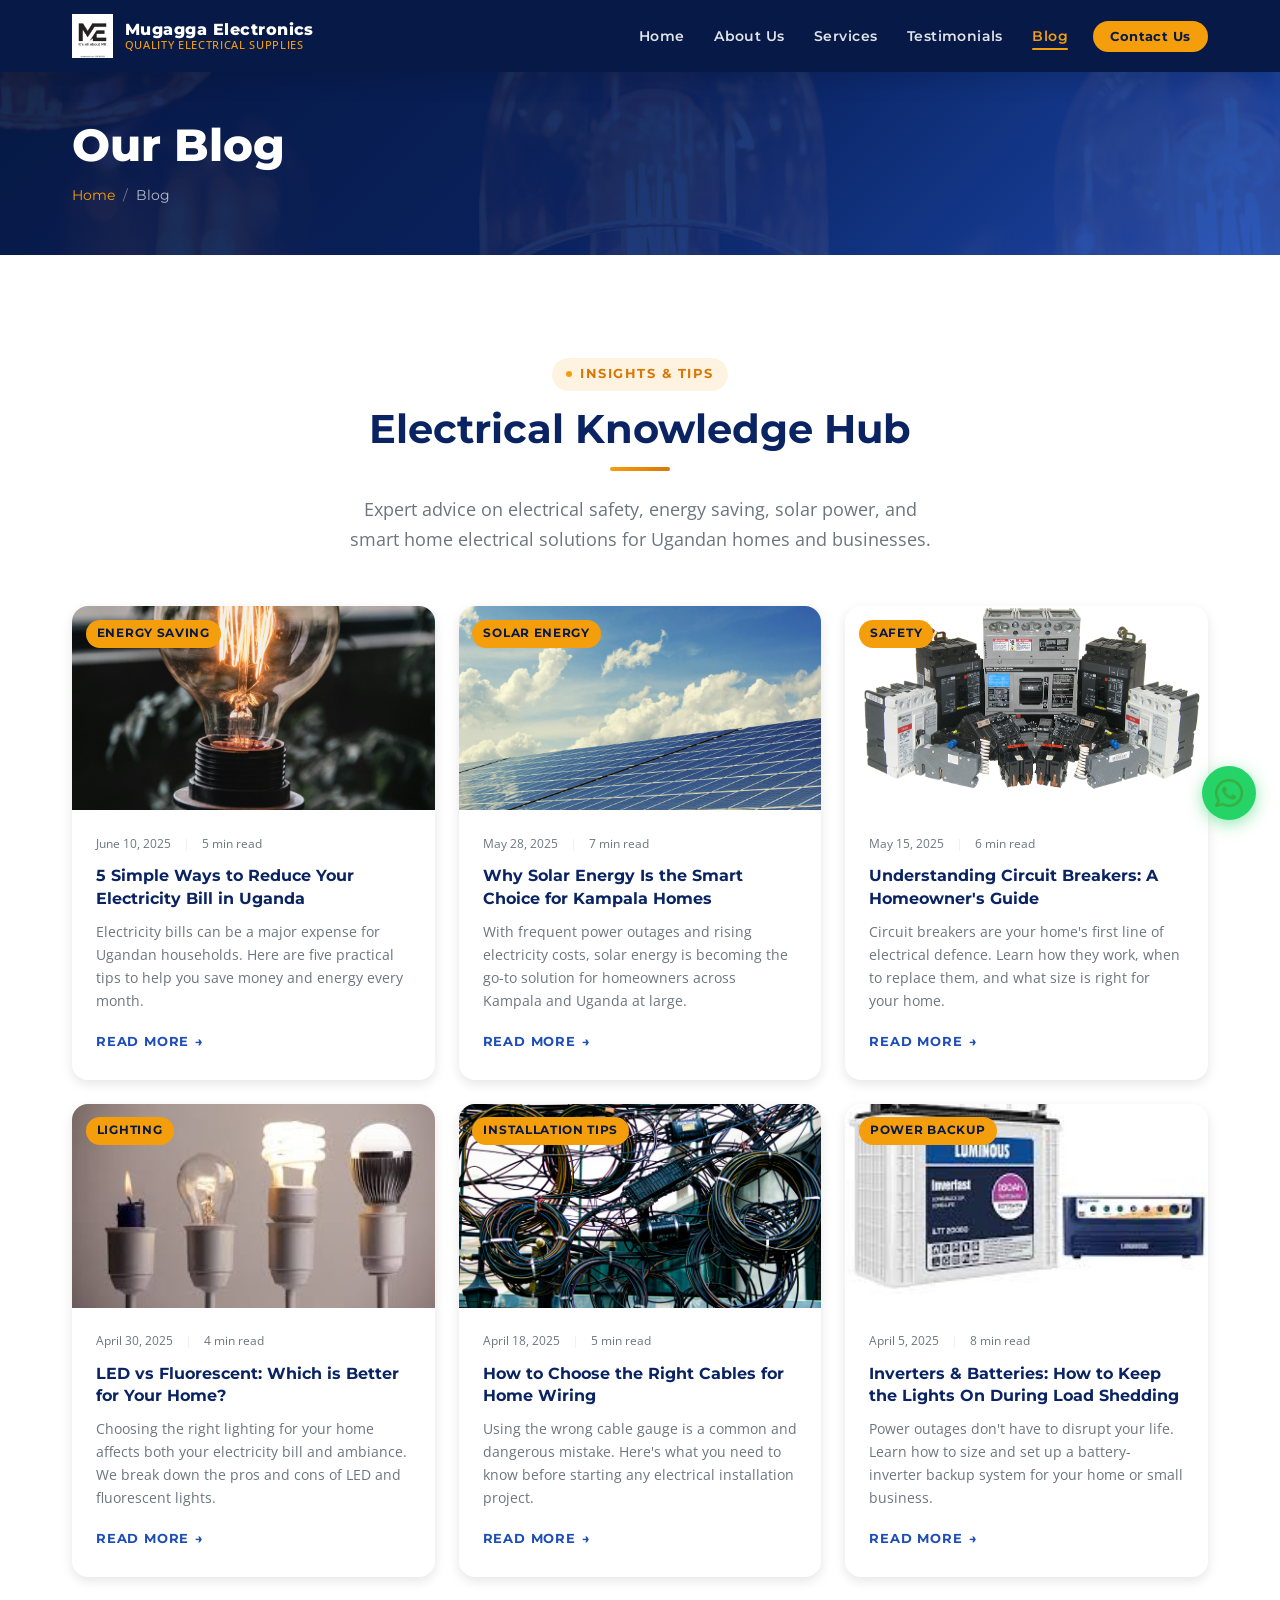
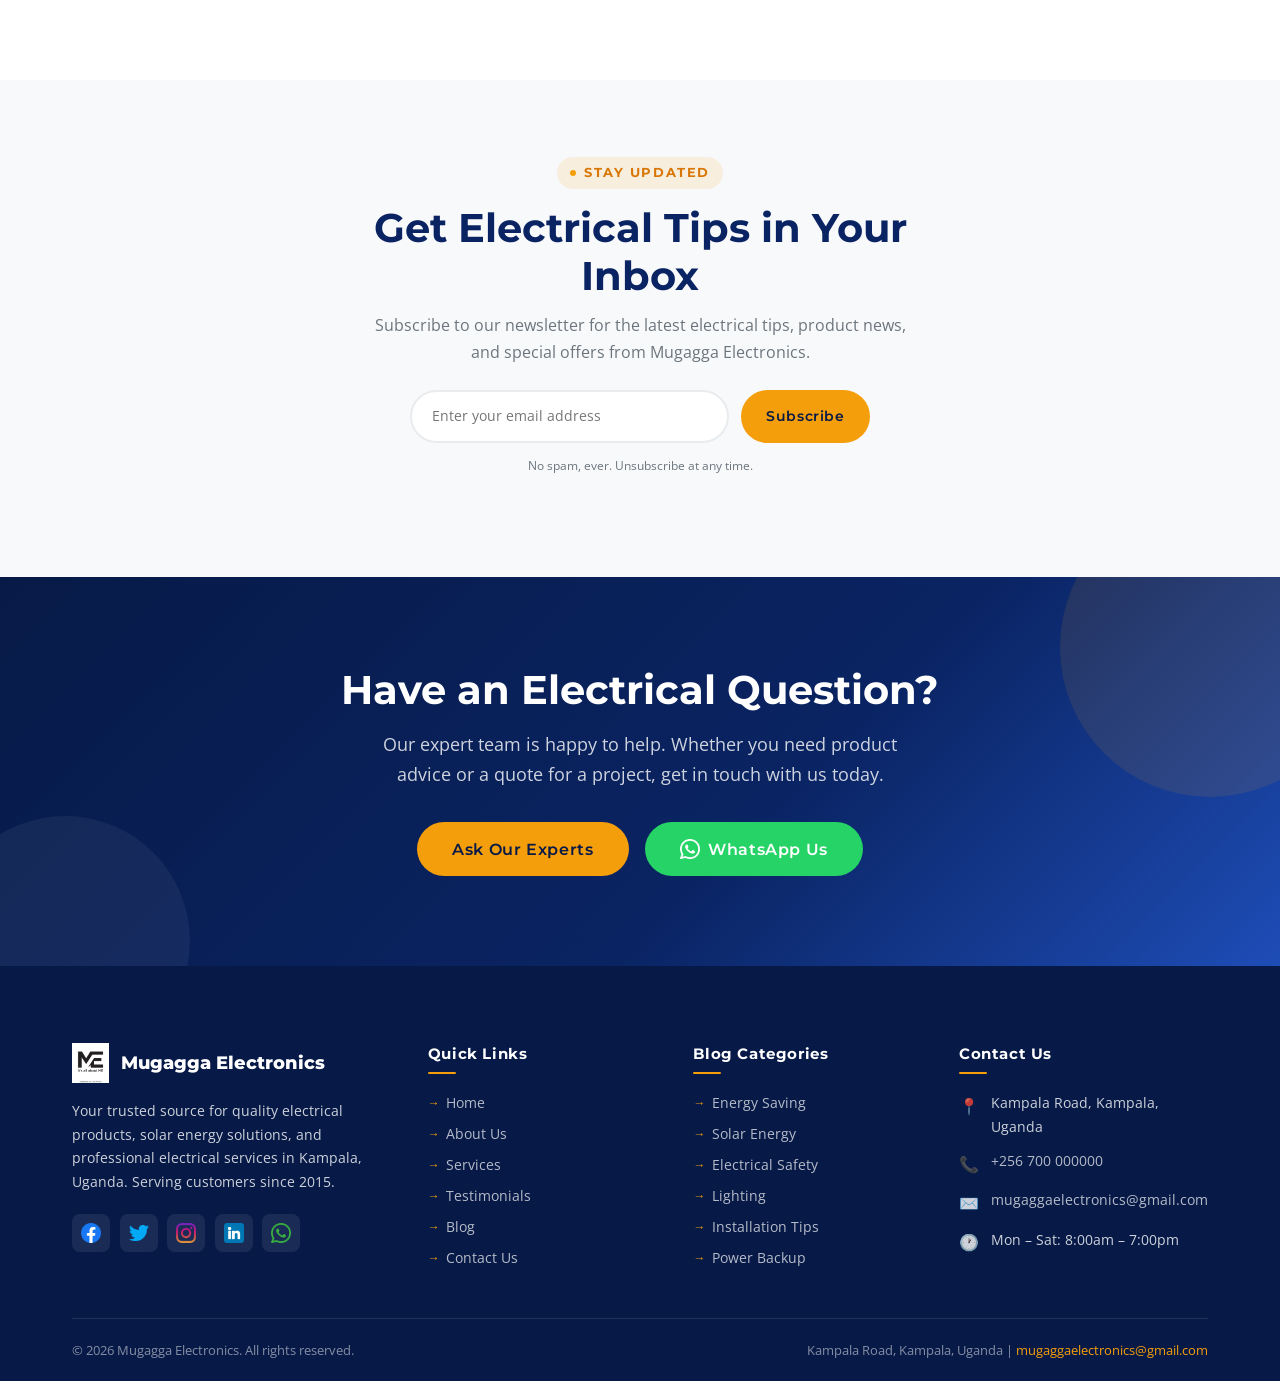
<file: Blog.html>
<!DOCTYPE html>
<html lang="en">
<head>
  <meta charset="UTF-8" />
  <meta name="viewport" content="width=device-width, initial-scale=1.0" />
  <meta name="description" content="Mugagga Electronics Blog – Tips, guides, and insights on electrical safety, solar energy, LED lighting, and energy saving for Ugandan homes and businesses." />
  <meta property="og:title" content="Blog | Mugagga Electronics" />
  <meta property="og:description" content="Expert electrical tips, solar energy guides, and energy-saving advice from Mugagga Electronics in Kampala, Uganda." />
  <meta property="og:image" content="Resources/logo.png" />
  <meta property="og:type" content="website" />
  <title>Blog | Mugagga Electronics</title>
  <link rel="stylesheet" href="styles.css" />
  <link rel="icon" type="image/png" href="Resources/logo.png" />
</head>
<body>

  <!-- NAVBAR -->
  <nav class="navbar page-nav" id="navbar" role="navigation" aria-label="Main navigation">
    <div class="container">
      <a href="index.html" class="navbar-brand" aria-label="Mugagga Electronics Home">
        <picture>
          <source srcset="Resources/logo.webp" type="image/webp" />
          <img src="Resources/logo.png" alt="Mugagga Electronics logo" />
        </picture>
        <div class="brand-text">
          <span class="brand-name">Mugagga Electronics</span>
          <span class="brand-tagline">Quality Electrical Supplies</span>
        </div>
      </a>
      <ul class="nav-menu" id="navMenu" role="list">
        <li><a href="index.html"       class="nav-link" data-page="index.html">Home</a></li>
        <li><a href="About.html"       class="nav-link" data-page="About.html">About Us</a></li>
        <li><a href="Services.html"    class="nav-link" data-page="Services.html">Services</a></li>
        <li><a href="Testimonial.html" class="nav-link" data-page="Testimonial.html">Testimonials</a></li>
        <li><a href="Blog.html"        class="nav-link active" data-page="Blog.html">Blog</a></li>
        <li><a href="Contact.html"     class="nav-link nav-cta" data-page="Contact.html">Contact Us</a></li>
      </ul>
      <button class="hamburger" id="hamburger" aria-label="Toggle navigation menu" aria-expanded="false" aria-controls="navMenu">
        <div class="hamburger-icon">
          <span></span><span></span><span></span>
        </div>
        <span class="hamburger-label">MENU</span>
      </button>
    </div>
  </nav>

  <!-- PAGE BANNER -->
  <div class="page-banner" aria-label="Page header">
    <div class="container">
      <h1 class="page-banner-title">Our Blog</h1>
      <nav class="breadcrumb" aria-label="Breadcrumb">
        <a href="index.html">Home</a>
        <span class="breadcrumb-sep" aria-hidden="true">/</span>
        <span aria-current="page">Blog</span>
      </nav>
    </div>
  </div>

  <!-- BLOG INTRO -->
  <section class="section" aria-labelledby="blog-page-title">
    <div class="container">
      <div class="section-header">
        <div class="section-tag">Insights &amp; Tips</div>
        <h2 class="section-title" id="blog-page-title">Electrical Knowledge Hub</h2>
        <div class="divider" aria-hidden="true"></div>
        <p class="section-subtitle">Expert advice on electrical safety, energy saving, solar power, and smart home electrical solutions for Ugandan homes and businesses.</p>
      </div>

      <!-- BLOG GRID -->
      <div class="blog-grid">

        <!-- Post 1 -->
        <article class="blog-card fade-in">
          <div class="blog-card-img">
            <img src="Resources/bulbs.jpg" alt="Energy-saving LED light bulbs to reduce electricity bills in Uganda" loading="lazy" />
            <span class="blog-category">Energy Saving</span>
          </div>
          <div class="blog-card-body">
            <div class="blog-meta">
              <span>June 10, 2025</span>
              <span class="blog-meta-sep">|</span>
              <span>5 min read</span>
            </div>
            <h3 class="blog-card-title">5 Simple Ways to Reduce Your Electricity Bill in Uganda</h3>
            <p class="blog-card-excerpt">Electricity bills can be a major expense for Ugandan households. Here are five practical tips to help you save money and energy every month.</p>
            <a href="#" class="blog-read-more" aria-label="Read more: 5 Simple Ways to Reduce Your Electricity Bill">Read More</a>
          </div>
        </article>

        <!-- Post 2 -->
        <article class="blog-card fade-in">
          <div class="blog-card-img">
            <img src="Resources/solar.jpg" alt="Solar panels installed on a home in Kampala Uganda" loading="lazy" />
            <span class="blog-category">Solar Energy</span>
          </div>
          <div class="blog-card-body">
            <div class="blog-meta">
              <span>May 28, 2025</span>
              <span class="blog-meta-sep">|</span>
              <span>7 min read</span>
            </div>
            <h3 class="blog-card-title">Why Solar Energy Is the Smart Choice for Kampala Homes</h3>
            <p class="blog-card-excerpt">With frequent power outages and rising electricity costs, solar energy is becoming the go-to solution for homeowners across Kampala and Uganda at large.</p>
            <a href="#" class="blog-read-more" aria-label="Read more: Why Solar Energy Is the Smart Choice for Kampala Homes">Read More</a>
          </div>
        </article>

        <!-- Post 3 -->
        <article class="blog-card fade-in">
          <div class="blog-card-img">
            <img src="Resources/circuit-breakers.png" alt="Circuit breakers and electrical panel for home safety" loading="lazy" />
            <span class="blog-category">Safety</span>
          </div>
          <div class="blog-card-body">
            <div class="blog-meta">
              <span>May 15, 2025</span>
              <span class="blog-meta-sep">|</span>
              <span>6 min read</span>
            </div>
            <h3 class="blog-card-title">Understanding Circuit Breakers: A Homeowner's Guide</h3>
            <p class="blog-card-excerpt">Circuit breakers are your home's first line of electrical defence. Learn how they work, when to replace them, and what size is right for your home.</p>
            <a href="#" class="blog-read-more" aria-label="Read more: Understanding Circuit Breakers: A Homeowner's Guide">Read More</a>
          </div>
        </article>

        <!-- Post 4 -->
        <article class="blog-card fade-in">
          <div class="blog-card-img">
            <img src="Resources/light.jpg" alt="LED and fluorescent lighting comparison for home use" loading="lazy" />
            <span class="blog-category">Lighting</span>
          </div>
          <div class="blog-card-body">
            <div class="blog-meta">
              <span>April 30, 2025</span>
              <span class="blog-meta-sep">|</span>
              <span>4 min read</span>
            </div>
            <h3 class="blog-card-title">LED vs Fluorescent: Which is Better for Your Home?</h3>
            <p class="blog-card-excerpt">Choosing the right lighting for your home affects both your electricity bill and ambiance. We break down the pros and cons of LED and fluorescent lights.</p>
            <a href="#" class="blog-read-more" aria-label="Read more: LED vs Fluorescent: Which is Better for Your Home?">Read More</a>
          </div>
        </article>

        <!-- Post 5 -->
        <article class="blog-card fade-in">
          <div class="blog-card-img">
            <img src="Resources/Cables.jpg" alt="Electrical cables and wire gauges for home wiring" loading="lazy" />
            <span class="blog-category">Installation Tips</span>
          </div>
          <div class="blog-card-body">
            <div class="blog-meta">
              <span>April 18, 2025</span>
              <span class="blog-meta-sep">|</span>
              <span>5 min read</span>
            </div>
            <h3 class="blog-card-title">How to Choose the Right Cables for Home Wiring</h3>
            <p class="blog-card-excerpt">Using the wrong cable gauge is a common and dangerous mistake. Here's what you need to know before starting any electrical installation project.</p>
            <a href="#" class="blog-read-more" aria-label="Read more: How to Choose the Right Cables for Home Wiring">Read More</a>
          </div>
        </article>

        <!-- Post 6 -->
        <article class="blog-card fade-in">
          <div class="blog-card-img">
            <img src="Resources/battery.jpg" alt="Inverter and battery backup system for power outages in Uganda" loading="lazy" />
            <span class="blog-category">Power Backup</span>
          </div>
          <div class="blog-card-body">
            <div class="blog-meta">
              <span>April 5, 2025</span>
              <span class="blog-meta-sep">|</span>
              <span>8 min read</span>
            </div>
            <h3 class="blog-card-title">Inverters &amp; Batteries: How to Keep the Lights On During Load Shedding</h3>
            <p class="blog-card-excerpt">Power outages don't have to disrupt your life. Learn how to size and set up a battery-inverter backup system for your home or small business.</p>
            <a href="#" class="blog-read-more" aria-label="Read more: Inverters and Batteries: How to Keep the Lights On During Load Shedding">Read More</a>
          </div>
        </article>

      </div>
    </div>
  </section>

  <!-- NEWSLETTER -->
  <section class="newsletter-section" aria-labelledby="newsletter-title">
    <div class="container">
      <div class="newsletter-inner">
        <div class="section-tag">Stay Updated</div>
        <h2 id="newsletter-title">Get Electrical Tips in Your Inbox</h2>
        <p>Subscribe to our newsletter for the latest electrical tips, product news, and special offers from Mugagga Electronics.</p>
        <form class="newsletter-form" aria-label="Newsletter subscription form" onsubmit="event.preventDefault(); this.querySelector('input').value=''; this.querySelector('button').textContent='Subscribed!';">
          <label for="newsletter-email" class="sr-only" style="position:absolute;width:1px;height:1px;overflow:hidden;clip:rect(0,0,0,0);">Email address</label>
          <input type="email" id="newsletter-email" name="newsletter-email" placeholder="Enter your email address" required autocomplete="email" />
          <button type="submit" class="btn btn-primary">Subscribe</button>
        </form>
        <p style="font-size: .78rem; color: var(--text-light); margin-top: .75rem;">No spam, ever. Unsubscribe at any time.</p>
      </div>
    </div>
  </section>

  <!-- CTA -->
  <section class="cta-section" aria-label="Call to action">
    <div class="container">
      <h2>Have an Electrical Question?</h2>
      <p>Our expert team is happy to help. Whether you need product advice or a quote for a project, get in touch with us today.</p>
      <div class="cta-actions">
        <a href="Contact.html" class="btn btn-primary btn-lg">Ask Our Experts</a>
        <a href="https://wa.me/256700000000" class="btn btn-whatsapp btn-lg" target="_blank" rel="noopener noreferrer">
          <img src="Resources/whatsapp.png" alt="" width="20" height="20" style="filter:brightness(0) invert(1);" aria-hidden="true" />
          WhatsApp Us
        </a>
      </div>
    </div>
  </section>

  <!-- FOOTER -->
  <footer class="footer" role="contentinfo">
    <div class="container">
      <div class="footer-grid">
        <div class="footer-col">
          <div class="footer-brand-logo">
            <picture>
              <source srcset="Resources/logo.webp" type="image/webp" />
              <img src="Resources/logo.png" alt="Mugagga Electronics logo" />
            </picture>
            <span class="footer-brand-name">Mugagga Electronics</span>
          </div>
          <p class="footer-desc">Your trusted source for quality electrical products, solar energy solutions, and professional electrical services in Kampala, Uganda. Serving customers since 2015.</p>
          <div class="footer-social" aria-label="Social media links">
            <a href="#" class="footer-social-link" aria-label="Facebook"><img src="Resources/facebook.png" alt="Facebook" /></a>
            <a href="#" class="footer-social-link" aria-label="Twitter"><img src="Resources/twitter.png" alt="Twitter" /></a>
            <a href="#" class="footer-social-link" aria-label="Instagram"><img src="Resources/instagram.png" alt="Instagram" /></a>
            <a href="#" class="footer-social-link" aria-label="LinkedIn"><img src="Resources/linkedin.png" alt="LinkedIn" /></a>
            <a href="https://wa.me/256700000000" class="footer-social-link" aria-label="WhatsApp" target="_blank" rel="noopener noreferrer"><img src="Resources/whatsapp.png" alt="WhatsApp" /></a>
          </div>
        </div>
        <div class="footer-col">
          <h4>Quick Links</h4>
          <nav aria-label="Footer navigation">
            <ul class="footer-links">
              <li><a href="index.html"       class="footer-link">Home</a></li>
              <li><a href="About.html"       class="footer-link">About Us</a></li>
              <li><a href="Services.html"    class="footer-link">Services</a></li>
              <li><a href="Testimonial.html" class="footer-link">Testimonials</a></li>
              <li><a href="Blog.html"        class="footer-link">Blog</a></li>
              <li><a href="Contact.html"     class="footer-link">Contact Us</a></li>
            </ul>
          </nav>
        </div>
        <div class="footer-col">
          <h4>Blog Categories</h4>
          <ul class="footer-links">
            <li><span class="footer-link">Energy Saving</span></li>
            <li><span class="footer-link">Solar Energy</span></li>
            <li><span class="footer-link">Electrical Safety</span></li>
            <li><span class="footer-link">Lighting</span></li>
            <li><span class="footer-link">Installation Tips</span></li>
            <li><span class="footer-link">Power Backup</span></li>
          </ul>
        </div>
        <div class="footer-col">
          <h4>Contact Us</h4>
          <div class="footer-contact-item">
            <span class="footer-contact-icon" aria-hidden="true">📍</span>
            <span>Kampala Road, Kampala, Uganda</span>
          </div>
          <div class="footer-contact-item">
            <span class="footer-contact-icon" aria-hidden="true">📞</span>
            <a href="tel:+256700000000">+256 700 000000</a>
          </div>
          <div class="footer-contact-item">
            <span class="footer-contact-icon" aria-hidden="true">✉️</span>
            <a href="mailto:mugaggaelectronics@gmail.com">mugaggaelectronics@gmail.com</a>
          </div>
          <div class="footer-contact-item">
            <span class="footer-contact-icon" aria-hidden="true">🕐</span>
            <span>Mon – Sat: 8:00am – 7:00pm</span>
          </div>
        </div>
      </div>
      <div class="footer-bottom">
        <span>&copy; <span id="year">2025</span> Mugagga Electronics. All rights reserved.</span>
        <span>Kampala Road, Kampala, Uganda | <a href="mailto:mugaggaelectronics@gmail.com">mugaggaelectronics@gmail.com</a></span>
      </div>
    </div>
  </footer>

  <!-- FLOATING WHATSAPP -->
  <a href="https://wa.me/256700000000" class="float-whatsapp" aria-label="Chat with us on WhatsApp" target="_blank" rel="noopener noreferrer">
    <img src="Resources/whatsapp.png" alt="WhatsApp" />
  </a>

  <!-- SCROLL TO TOP -->
  <button class="scroll-top" id="scrollTop" aria-label="Scroll to top of page">&#8593;</button>

  <script src="main.js"></script>
  <script>document.getElementById('year').textContent = new Date().getFullYear();</script>
</body>
</html>
</file>
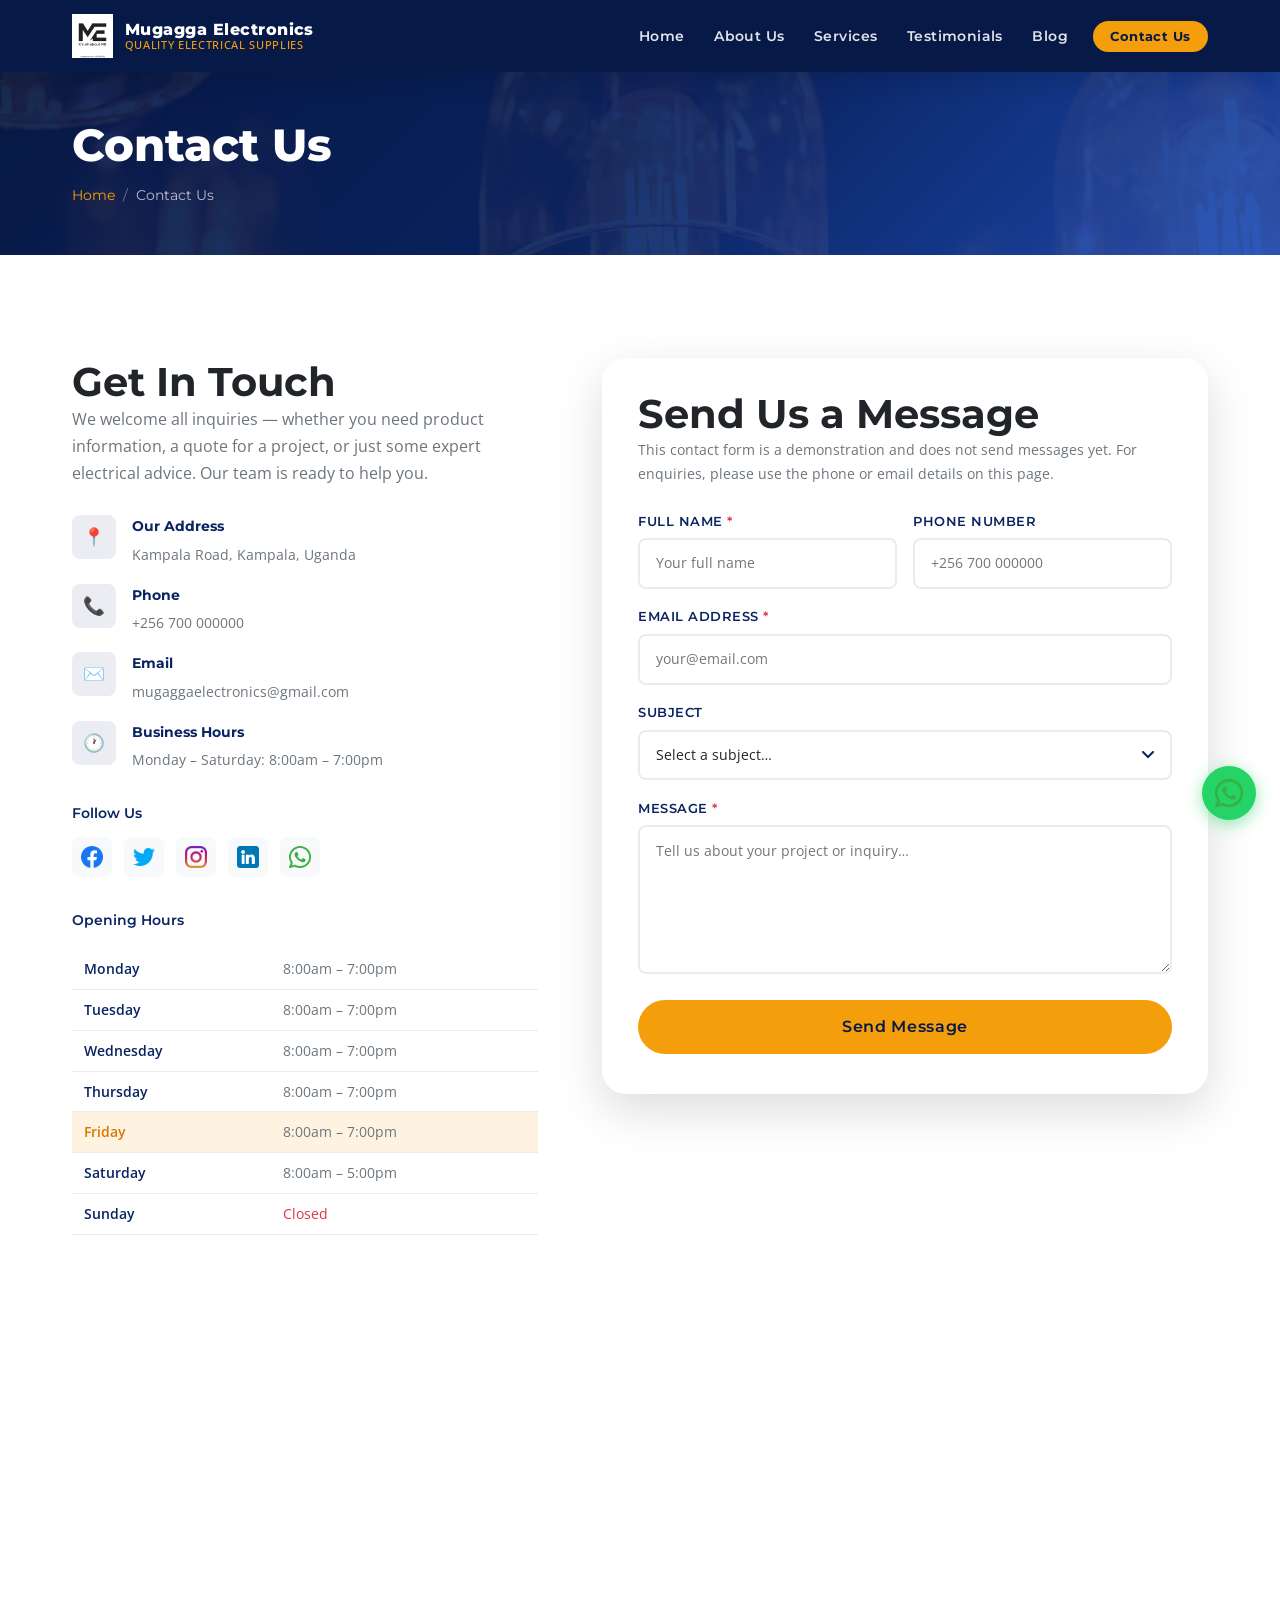
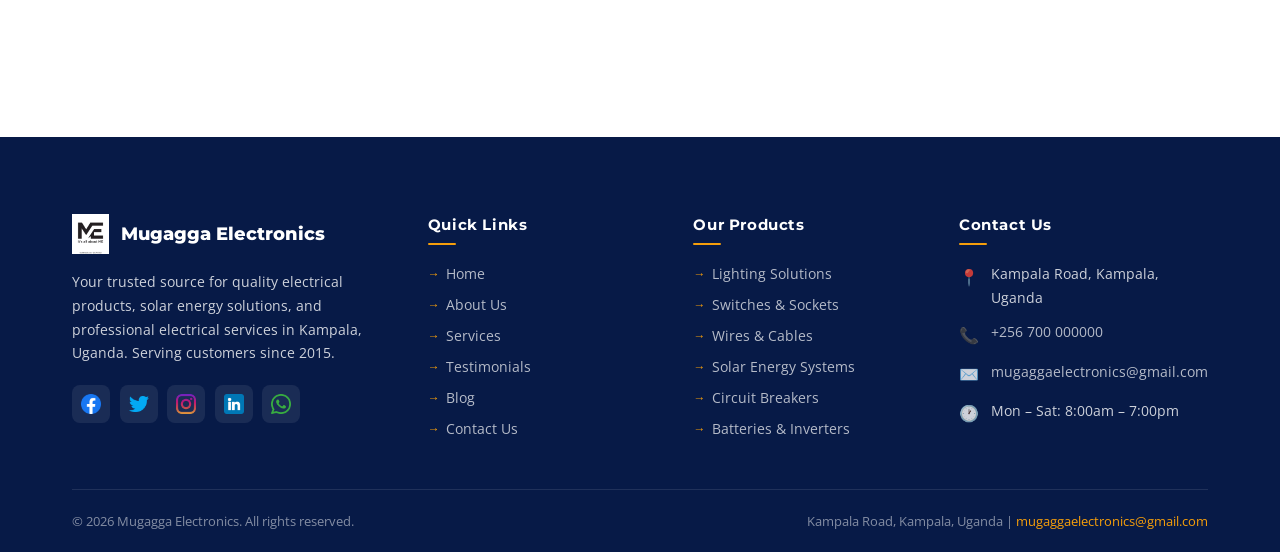
<file: Contact.html>
<!DOCTYPE html>
<html lang="en">
<head>
  <meta charset="UTF-8" />
  <meta name="viewport" content="width=device-width, initial-scale=1.0" />
  <meta name="description" content="Contact Mugagga Electronics – Visit us at Kampala Road, call +256 700 000000, or send us a message. Open Monday to Saturday, 8am–7pm." />
  <meta property="og:title" content="Contact Us | Mugagga Electronics" />
  <meta property="og:description" content="Get in touch with Mugagga Electronics in Kampala, Uganda. Phone, email, WhatsApp, or visit us on Kampala Road." />
  <meta property="og:image" content="Resources/logo.png" />
  <meta property="og:type" content="website" />
  <title>Contact Us | Mugagga Electronics</title>
  <link rel="stylesheet" href="styles.css" />
  <link rel="icon" type="image/png" href="Resources/logo.png" />
</head>
<body>

  <!-- NAVBAR -->
  <nav class="navbar page-nav" id="navbar" role="navigation" aria-label="Main navigation">
    <div class="container">
      <a href="index.html" class="navbar-brand" aria-label="Mugagga Electronics Home">
        <picture>
          <source srcset="Resources/logo.webp" type="image/webp" />
          <img src="Resources/logo.png" alt="Mugagga Electronics logo" />
        </picture>
        <div class="brand-text">
          <span class="brand-name">Mugagga Electronics</span>
          <span class="brand-tagline">Quality Electrical Supplies</span>
        </div>
      </a>
      <ul class="nav-menu" id="navMenu" role="list">
        <li><a href="index.html"       class="nav-link" data-page="index.html">Home</a></li>
        <li><a href="About.html"       class="nav-link" data-page="About.html">About Us</a></li>
        <li><a href="Services.html"    class="nav-link" data-page="Services.html">Services</a></li>
        <li><a href="Testimonial.html" class="nav-link" data-page="Testimonial.html">Testimonials</a></li>
        <li><a href="Blog.html"        class="nav-link" data-page="Blog.html">Blog</a></li>
        <li><a href="Contact.html"     class="nav-link active nav-cta" data-page="Contact.html">Contact Us</a></li>
      </ul>
      <button class="hamburger" id="hamburger" aria-label="Toggle navigation menu" aria-expanded="false" aria-controls="navMenu">
        <div class="hamburger-icon">
          <span></span><span></span><span></span>
        </div>
        <span class="hamburger-label">MENU</span>
      </button>
    </div>
  </nav>

  <!-- PAGE BANNER -->
  <div class="page-banner" aria-label="Page header">
    <div class="container">
      <h1 class="page-banner-title">Contact Us</h1>
      <nav class="breadcrumb" aria-label="Breadcrumb">
        <a href="index.html">Home</a>
        <span class="breadcrumb-sep" aria-hidden="true">/</span>
        <span aria-current="page">Contact Us</span>
      </nav>
    </div>
  </div>

  <!-- CONTACT SECTION -->
  <section class="section" aria-labelledby="contact-title">
    <div class="container">
      <div class="contact-grid">

        <!-- LEFT: Contact Info -->
        <div class="contact-info">
          <h2 id="contact-title">Get In Touch</h2>
          <p>We welcome all inquiries — whether you need product information, a quote for a project, or just some expert electrical advice. Our team is ready to help you.</p>

          <div class="contact-items" role="list">
            <div class="contact-item" role="listitem">
              <div class="contact-item-icon" aria-hidden="true">📍</div>
              <div class="contact-item-text">
                <strong>Our Address</strong>
                <span>Kampala Road, Kampala, Uganda</span>
              </div>
            </div>
            <div class="contact-item" role="listitem">
              <div class="contact-item-icon" aria-hidden="true">📞</div>
              <div class="contact-item-text">
                <strong>Phone</strong>
                <a href="tel:+256700000000">+256 700 000000</a>
              </div>
            </div>
            <div class="contact-item" role="listitem">
              <div class="contact-item-icon" aria-hidden="true">✉️</div>
              <div class="contact-item-text">
                <strong>Email</strong>
                <a href="mailto:mugaggaelectronics@gmail.com">mugaggaelectronics@gmail.com</a>
              </div>
            </div>
            <div class="contact-item" role="listitem">
              <div class="contact-item-icon" aria-hidden="true">🕐</div>
              <div class="contact-item-text">
                <strong>Business Hours</strong>
                <span>Monday – Saturday: 8:00am – 7:00pm</span>
              </div>
            </div>
          </div>

          <!-- Social Links -->
          <div>
            <p style="font-weight: 600; font-family: var(--font-heading); font-size: .875rem; color: var(--primary); margin-bottom: .75rem;">Follow Us</p>
            <div class="social-links" aria-label="Social media links">
              <a href="#" class="social-link" aria-label="Facebook">
                <img src="Resources/facebook.png" alt="Facebook" />
              </a>
              <a href="#" class="social-link" aria-label="Twitter">
                <img src="Resources/twitter.png" alt="Twitter" />
              </a>
              <a href="#" class="social-link" aria-label="Instagram">
                <img src="Resources/instagram.png" alt="Instagram" />
              </a>
              <a href="#" class="social-link" aria-label="LinkedIn">
                <img src="Resources/linkedin.png" alt="LinkedIn" />
              </a>
              <a href="https://wa.me/256700000000" class="social-link" aria-label="WhatsApp" target="_blank" rel="noopener noreferrer">
                <img src="Resources/whatsapp.png" alt="WhatsApp" />
              </a>
            </div>
          </div>

          <!-- Business Hours Table -->
          <div style="margin-top: 2rem;">
            <p style="font-weight: 600; font-family: var(--font-heading); font-size: .875rem; color: var(--primary); margin-bottom: .75rem;">Opening Hours</p>
            <table class="hours-table" aria-label="Business opening hours">
              <tbody>
                <tr id="hours-mon">
                  <td>Monday</td>
                  <td>8:00am – 7:00pm</td>
                </tr>
                <tr id="hours-tue">
                  <td>Tuesday</td>
                  <td>8:00am – 7:00pm</td>
                </tr>
                <tr id="hours-wed">
                  <td>Wednesday</td>
                  <td>8:00am – 7:00pm</td>
                </tr>
                <tr id="hours-thu">
                  <td>Thursday</td>
                  <td>8:00am – 7:00pm</td>
                </tr>
                <tr id="hours-fri">
                  <td>Friday</td>
                  <td>8:00am – 7:00pm</td>
                </tr>
                <tr id="hours-sat">
                  <td>Saturday</td>
                  <td>8:00am – 5:00pm</td>
                </tr>
                <tr id="hours-sun" class="closed">
                  <td>Sunday</td>
                  <td>Closed</td>
                </tr>
              </tbody>
            </table>
          </div>
        </div>

        <!-- RIGHT: Contact Form -->
        <div class="contact-form-wrap">
          <h2>Send Us a Message</h2>
          <p style="color: var(--text-light); font-size: .9rem; margin-bottom: 1.5rem;">This contact form is a demonstration and does not send messages yet. For enquiries, please use the phone or email details on this page.</p>

          <div id="formAlert" class="form-alert" role="alert" aria-live="polite"></div>

          <form id="contactForm" novalidate>
            <div class="form-row">
              <div class="form-group">
                <label for="name">Full Name <span style="color:var(--danger)">*</span></label>
                <input type="text" id="name" name="name" placeholder="Your full name" required autocomplete="name" />
              </div>
              <div class="form-group">
                <label for="phone">Phone Number</label>
                <input type="tel" id="phone" name="phone" placeholder="+256 700 000000" autocomplete="tel" />
              </div>
            </div>
            <div class="form-group">
              <label for="email">Email Address <span style="color:var(--danger)">*</span></label>
              <input type="email" id="email" name="email" placeholder="your@email.com" required autocomplete="email" />
            </div>
            <div class="form-group">
              <label for="subject">Subject</label>
              <select id="subject" name="subject">
                <option value="">Select a subject…</option>
                <option value="general">General Inquiry</option>
                <option value="product">Product Inquiry</option>
                <option value="installation">Installation Service</option>
                <option value="solar">Solar Energy</option>
                <option value="bulk">Bulk Order</option>
                <option value="other">Other</option>
              </select>
            </div>
            <div class="form-group">
              <label for="message">Message <span style="color:var(--danger)">*</span></label>
              <textarea id="message" name="message" placeholder="Tell us about your project or inquiry…" required rows="5"></textarea>
            </div>
            <button type="submit" class="btn btn-primary btn-lg" style="width: 100%; justify-content: center;">
              Send Message
            </button>
          </form>
        </div>

      </div>
    </div>
  </section>

  <!-- GOOGLE MAP -->
  <section class="map-section" aria-label="Our location on Google Maps">
    <iframe
      src="https://www.google.com/maps/embed?pb=!1m18!1m12!1m3!1d3989.757!2d32.5811!3d0.3136!2m3!1f0!2f0!3f0!3m2!1i1024!2i768!4f13.1!3m3!1m2!1s0x177dbc0f8c1a2f05%3A0x5b0f8bc0c22c9c3a!2sKampala%20Road%2C%20Kampala%2C%20Uganda!5e0!3m2!1sen!2sug!4v1630000000000"
      width="100%"
      height="400"
      style="border:0;"
      allowfullscreen=""
      loading="lazy"
      referrerpolicy="no-referrer-when-downgrade"
      title="Mugagga Electronics location on Kampala Road, Kampala, Uganda">
    </iframe>
  </section>

  <!-- FOOTER -->
  <footer class="footer" role="contentinfo">
    <div class="container">
      <div class="footer-grid">
        <div class="footer-col">
          <div class="footer-brand-logo">
            <picture>
              <source srcset="Resources/logo.webp" type="image/webp" />
              <img src="Resources/logo.png" alt="Mugagga Electronics logo" />
            </picture>
            <span class="footer-brand-name">Mugagga Electronics</span>
          </div>
          <p class="footer-desc">Your trusted source for quality electrical products, solar energy solutions, and professional electrical services in Kampala, Uganda. Serving customers since 2015.</p>
          <div class="footer-social" aria-label="Social media links">
            <a href="#" class="footer-social-link" aria-label="Facebook"><img src="Resources/facebook.png" alt="Facebook" /></a>
            <a href="#" class="footer-social-link" aria-label="Twitter"><img src="Resources/twitter.png" alt="Twitter" /></a>
            <a href="#" class="footer-social-link" aria-label="Instagram"><img src="Resources/instagram.png" alt="Instagram" /></a>
            <a href="#" class="footer-social-link" aria-label="LinkedIn"><img src="Resources/linkedin.png" alt="LinkedIn" /></a>
            <a href="https://wa.me/256700000000" class="footer-social-link" aria-label="WhatsApp" target="_blank" rel="noopener noreferrer"><img src="Resources/whatsapp.png" alt="WhatsApp" /></a>
          </div>
        </div>
        <div class="footer-col">
          <h4>Quick Links</h4>
          <nav aria-label="Footer navigation">
            <ul class="footer-links">
              <li><a href="index.html"       class="footer-link">Home</a></li>
              <li><a href="About.html"       class="footer-link">About Us</a></li>
              <li><a href="Services.html"    class="footer-link">Services</a></li>
              <li><a href="Testimonial.html" class="footer-link">Testimonials</a></li>
              <li><a href="Blog.html"        class="footer-link">Blog</a></li>
              <li><a href="Contact.html"     class="footer-link">Contact Us</a></li>
            </ul>
          </nav>
        </div>
        <div class="footer-col">
          <h4>Our Products</h4>
          <ul class="footer-links">
            <li><span class="footer-link">Lighting Solutions</span></li>
            <li><span class="footer-link">Switches &amp; Sockets</span></li>
            <li><span class="footer-link">Wires &amp; Cables</span></li>
            <li><span class="footer-link">Solar Energy Systems</span></li>
            <li><span class="footer-link">Circuit Breakers</span></li>
            <li><span class="footer-link">Batteries &amp; Inverters</span></li>
          </ul>
        </div>
        <div class="footer-col">
          <h4>Contact Us</h4>
          <div class="footer-contact-item">
            <span class="footer-contact-icon" aria-hidden="true">📍</span>
            <span>Kampala Road, Kampala, Uganda</span>
          </div>
          <div class="footer-contact-item">
            <span class="footer-contact-icon" aria-hidden="true">📞</span>
            <a href="tel:+256700000000">+256 700 000000</a>
          </div>
          <div class="footer-contact-item">
            <span class="footer-contact-icon" aria-hidden="true">✉️</span>
            <a href="mailto:mugaggaelectronics@gmail.com">mugaggaelectronics@gmail.com</a>
          </div>
          <div class="footer-contact-item">
            <span class="footer-contact-icon" aria-hidden="true">🕐</span>
            <span>Mon – Sat: 8:00am – 7:00pm</span>
          </div>
        </div>
      </div>
      <div class="footer-bottom">
        <span>&copy; <span id="year">2025</span> Mugagga Electronics. All rights reserved.</span>
        <span>Kampala Road, Kampala, Uganda | <a href="mailto:mugaggaelectronics@gmail.com">mugaggaelectronics@gmail.com</a></span>
      </div>
    </div>
  </footer>

  <!-- FLOATING WHATSAPP -->
  <a href="https://wa.me/256700000000" class="float-whatsapp" aria-label="Chat with us on WhatsApp" target="_blank" rel="noopener noreferrer">
    <img src="Resources/whatsapp.png" alt="WhatsApp" />
  </a>

  <!-- SCROLL TO TOP -->
  <button class="scroll-top" id="scrollTop" aria-label="Scroll to top of page">&#8593;</button>

  <script src="main.js"></script>
  <script>
    // Update footer year
    document.getElementById('year').textContent = new Date().getFullYear();

    // Highlight today's opening hours row
    (function () {
      var day = new Date().getDay(); // 0=Sun, 1=Mon, ..., 6=Sat
      var rowIds = [
        'hours-sun',
        'hours-mon',
        'hours-tue',
        'hours-wed',
        'hours-thu',
        'hours-fri',
        'hours-sat'
      ];
      var todayRow = document.getElementById(rowIds[day]);
      if (todayRow) {
        todayRow.classList.add('today');
      }
    })();
  </script>
</body>
</html>
</file>
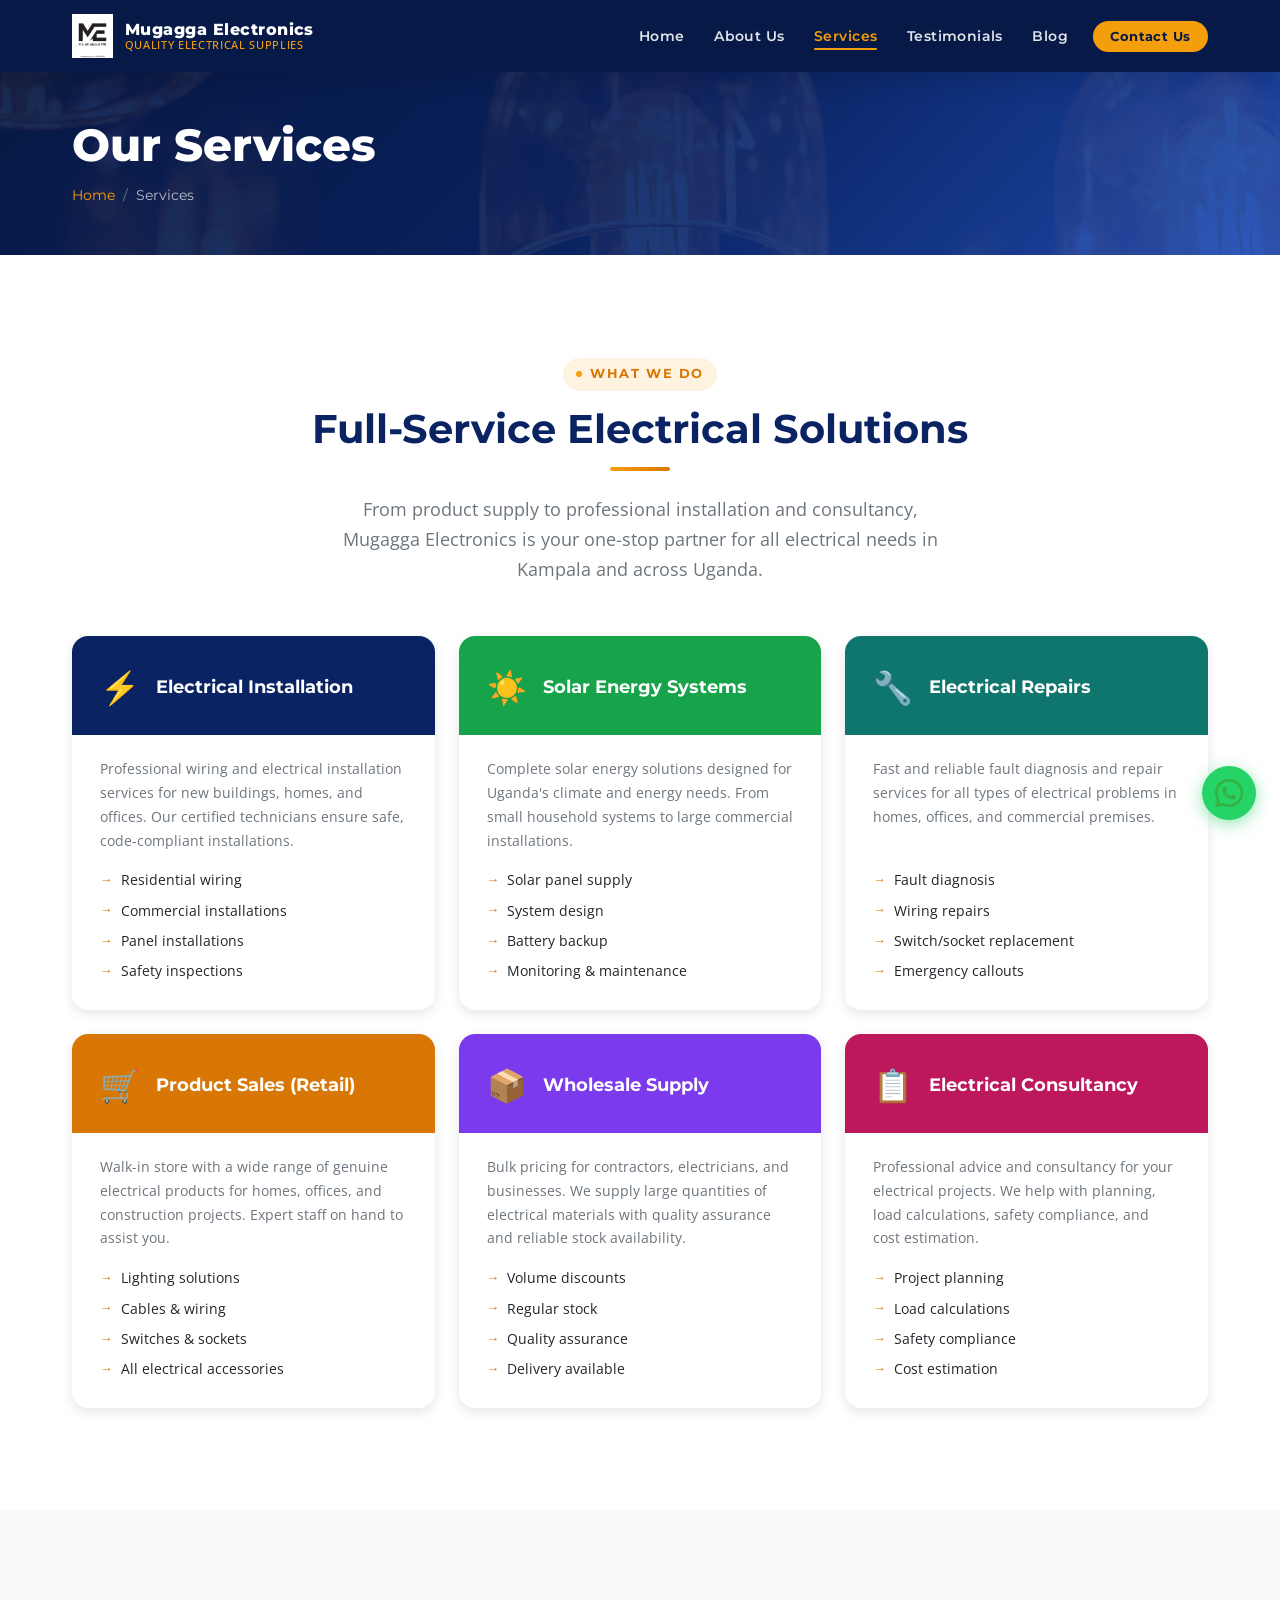
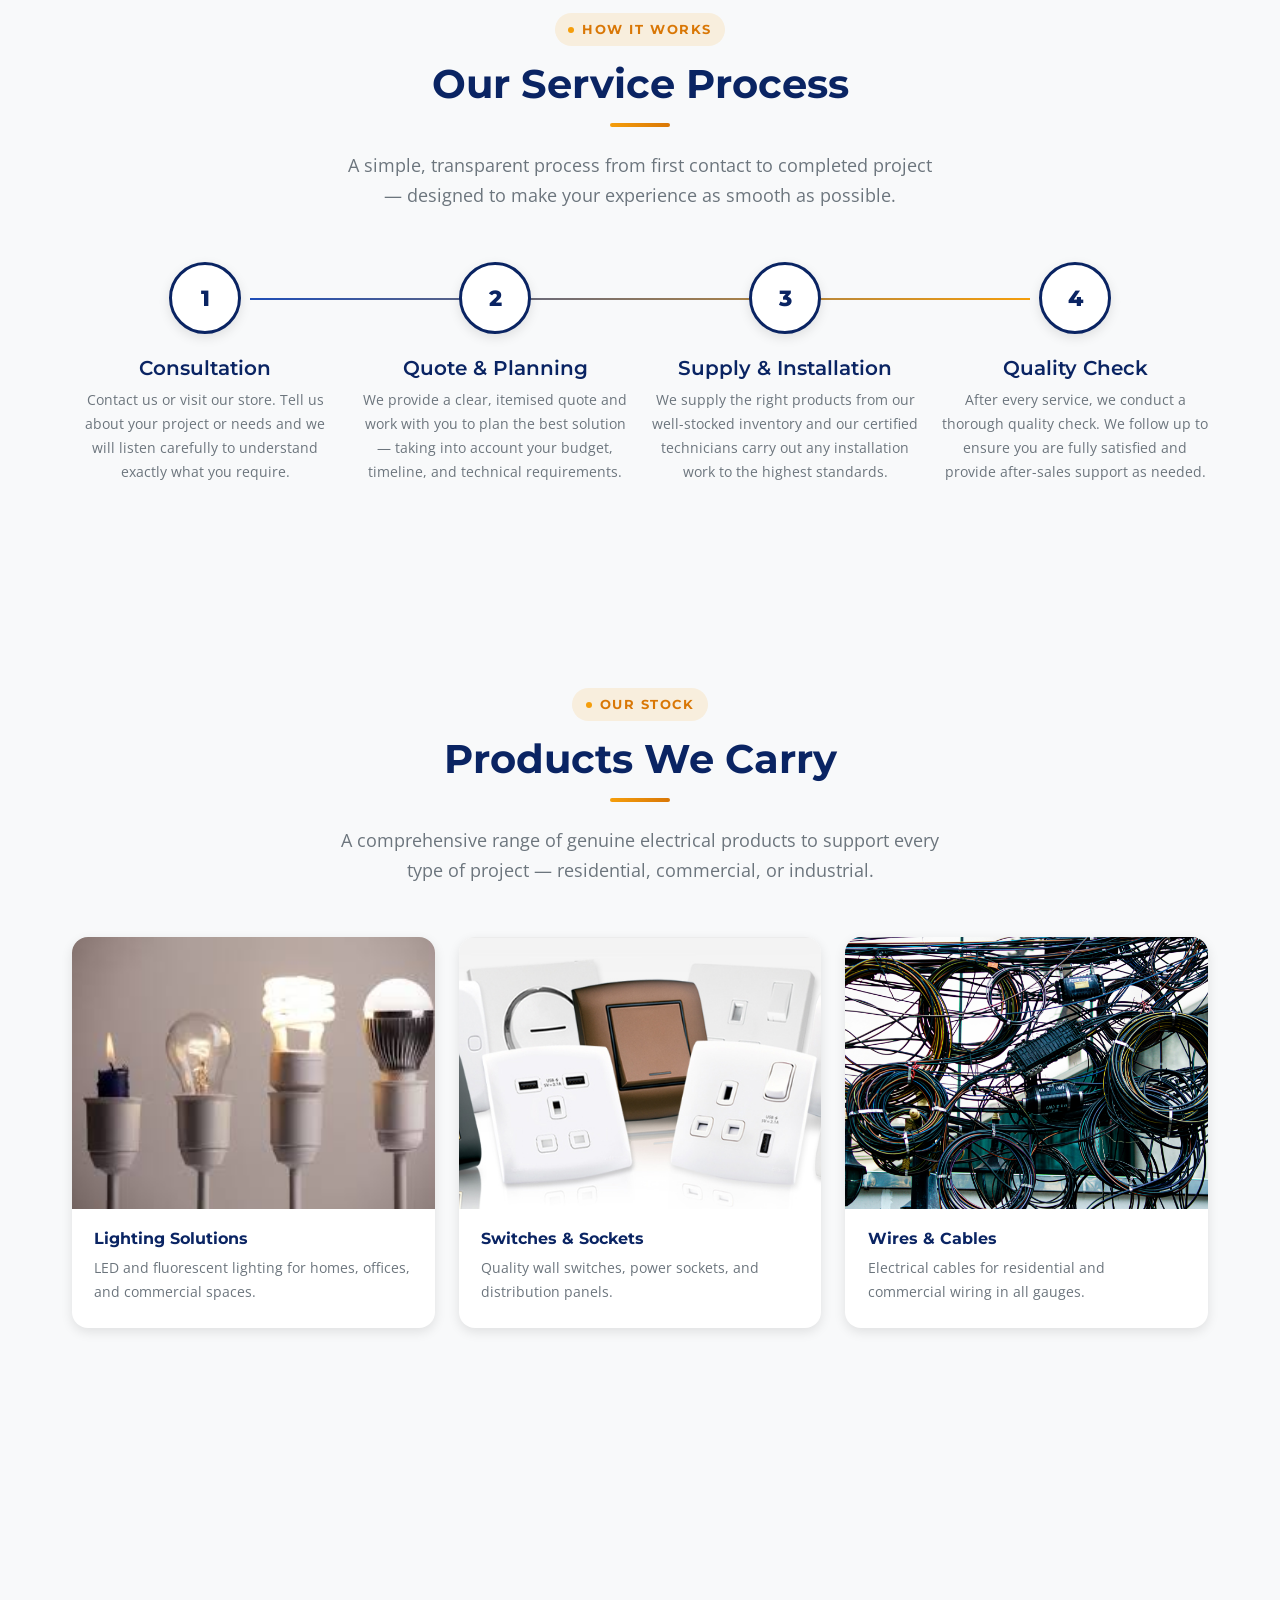
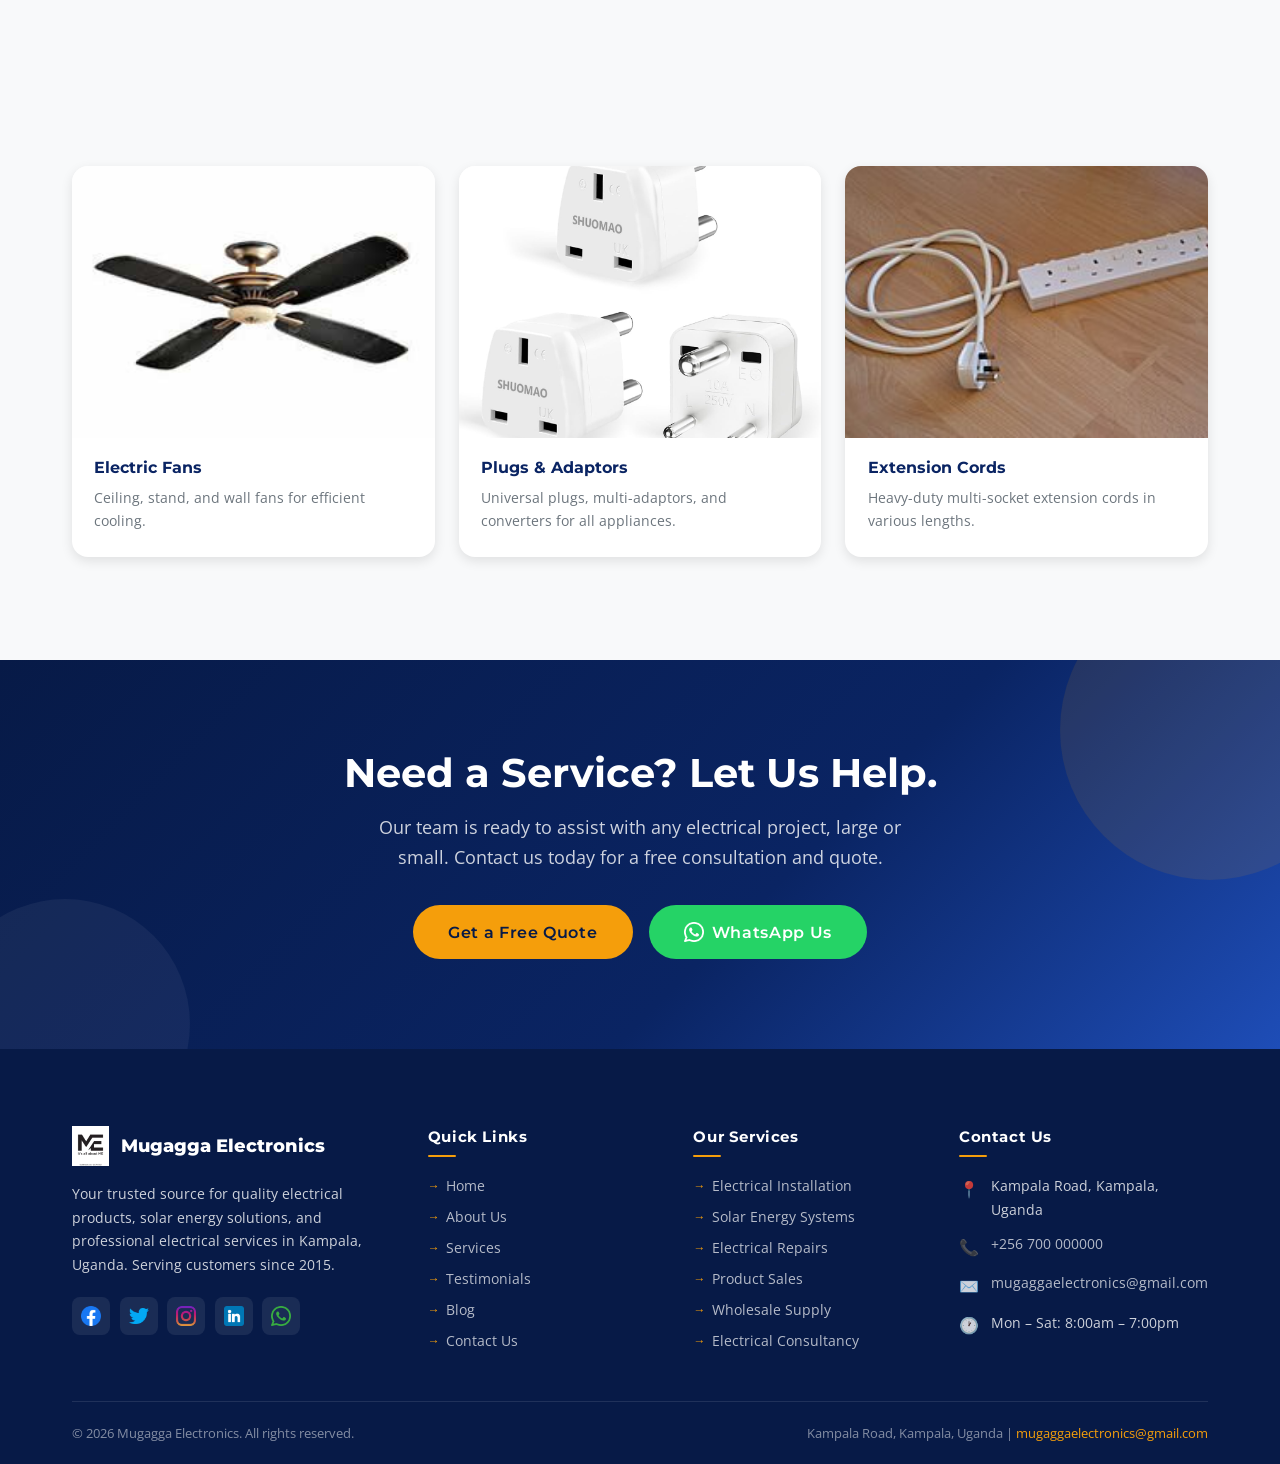
<file: Services.html>
<!DOCTYPE html>
<html lang="en">
<head>
  <meta charset="UTF-8" />
  <meta name="viewport" content="width=device-width, initial-scale=1.0" />
  <meta name="description" content="Mugagga Electronics Services – Electrical installation, solar energy systems, repairs, retail, wholesale supply, and electrical consultancy in Kampala, Uganda." />
  <meta property="og:title" content="Services | Mugagga Electronics" />
  <meta property="og:description" content="Professional electrical services including installation, solar systems, repairs, retail and wholesale supply in Kampala, Uganda." />
  <meta property="og:image" content="Resources/logo.png" />
  <meta property="og:type" content="website" />
  <title>Services | Mugagga Electronics</title>
  <link rel="stylesheet" href="styles.css" />
  <link rel="icon" type="image/png" href="Resources/logo.png" />
</head>
<body>

  <!-- NAVBAR -->
  <nav class="navbar page-nav" id="navbar" role="navigation" aria-label="Main navigation">
    <div class="container">
      <a href="index.html" class="navbar-brand" aria-label="Mugagga Electronics Home">
        <picture>
          <source srcset="Resources/logo.webp" type="image/webp" />
          <img src="Resources/logo.png" alt="Mugagga Electronics logo" />
        </picture>
        <div class="brand-text">
          <span class="brand-name">Mugagga Electronics</span>
          <span class="brand-tagline">Quality Electrical Supplies</span>
        </div>
      </a>
      <ul class="nav-menu" id="navMenu" role="list">
        <li><a href="index.html"       class="nav-link" data-page="index.html">Home</a></li>
        <li><a href="About.html"       class="nav-link" data-page="About.html">About Us</a></li>
        <li><a href="Services.html"    class="nav-link active" data-page="Services.html">Services</a></li>
        <li><a href="Testimonial.html" class="nav-link" data-page="Testimonial.html">Testimonials</a></li>
        <li><a href="Blog.html"        class="nav-link" data-page="Blog.html">Blog</a></li>
        <li><a href="Contact.html"     class="nav-link nav-cta" data-page="Contact.html">Contact Us</a></li>
      </ul>
      <button class="hamburger" id="hamburger" aria-label="Toggle navigation menu" aria-expanded="false" aria-controls="navMenu">
        <div class="hamburger-icon">
          <span></span><span></span><span></span>
        </div>
        <span class="hamburger-label">MENU</span>
      </button>
    </div>
  </nav>

  <!-- PAGE BANNER -->
  <div class="page-banner" aria-label="Page header">
    <div class="container">
      <h1 class="page-banner-title">Our Services</h1>
      <nav class="breadcrumb" aria-label="Breadcrumb">
        <a href="index.html">Home</a>
        <span class="breadcrumb-sep" aria-hidden="true">/</span>
        <span aria-current="page">Services</span>
      </nav>
    </div>
  </div>

  <!-- SERVICES INTRO -->
  <section class="section" aria-labelledby="services-intro-title">
    <div class="container">
      <div class="section-header">
        <div class="section-tag">What We Do</div>
        <h2 class="section-title" id="services-intro-title">Full-Service Electrical Solutions</h2>
        <div class="divider" aria-hidden="true"></div>
        <p class="section-subtitle">From product supply to professional installation and consultancy, Mugagga Electronics is your one-stop partner for all electrical needs in Kampala and across Uganda.</p>
      </div>

      <!-- SERVICES GRID -->
      <div class="services-grid">
        <!-- Service 1 -->
        <article class="service-card fade-in">
          <div class="service-card-header">
            <span class="service-card-icon" aria-hidden="true">⚡</span>
            <h3>Electrical Installation</h3>
          </div>
          <div class="service-card-body">
            <p>Professional wiring and electrical installation services for new buildings, homes, and offices. Our certified technicians ensure safe, code-compliant installations.</p>
            <ul class="service-features" aria-label="Electrical installation features">
              <li class="service-feature">Residential wiring</li>
              <li class="service-feature">Commercial installations</li>
              <li class="service-feature">Panel installations</li>
              <li class="service-feature">Safety inspections</li>
            </ul>
          </div>
        </article>

        <!-- Service 2 -->
        <article class="service-card fade-in">
          <div class="service-card-header success">
            <span class="service-card-icon" aria-hidden="true">☀️</span>
            <h3>Solar Energy Systems</h3>
          </div>
          <div class="service-card-body">
            <p>Complete solar energy solutions designed for Uganda's climate and energy needs. From small household systems to large commercial installations.</p>
            <ul class="service-features" aria-label="Solar energy features">
              <li class="service-feature">Solar panel supply</li>
              <li class="service-feature">System design</li>
              <li class="service-feature">Battery backup</li>
              <li class="service-feature">Monitoring &amp; maintenance</li>
            </ul>
          </div>
        </article>

        <!-- Service 3 -->
        <article class="service-card fade-in">
          <div class="service-card-header teal">
            <span class="service-card-icon" aria-hidden="true">🔧</span>
            <h3>Electrical Repairs</h3>
          </div>
          <div class="service-card-body">
            <p>Fast and reliable fault diagnosis and repair services for all types of electrical problems in homes, offices, and commercial premises.</p>
            <ul class="service-features" aria-label="Electrical repairs features">
              <li class="service-feature">Fault diagnosis</li>
              <li class="service-feature">Wiring repairs</li>
              <li class="service-feature">Switch/socket replacement</li>
              <li class="service-feature">Emergency callouts</li>
            </ul>
          </div>
        </article>

        <!-- Service 4 -->
        <article class="service-card fade-in">
          <div class="service-card-header accent">
            <span class="service-card-icon" aria-hidden="true">🛒</span>
            <h3>Product Sales (Retail)</h3>
          </div>
          <div class="service-card-body">
            <p>Walk-in store with a wide range of genuine electrical products for homes, offices, and construction projects. Expert staff on hand to assist you.</p>
            <ul class="service-features" aria-label="Retail product features">
              <li class="service-feature">Lighting solutions</li>
              <li class="service-feature">Cables &amp; wiring</li>
              <li class="service-feature">Switches &amp; sockets</li>
              <li class="service-feature">All electrical accessories</li>
            </ul>
          </div>
        </article>

        <!-- Service 5 -->
        <article class="service-card fade-in">
          <div class="service-card-header purple">
            <span class="service-card-icon" aria-hidden="true">📦</span>
            <h3>Wholesale Supply</h3>
          </div>
          <div class="service-card-body">
            <p>Bulk pricing for contractors, electricians, and businesses. We supply large quantities of electrical materials with quality assurance and reliable stock availability.</p>
            <ul class="service-features" aria-label="Wholesale supply features">
              <li class="service-feature">Volume discounts</li>
              <li class="service-feature">Regular stock</li>
              <li class="service-feature">Quality assurance</li>
              <li class="service-feature">Delivery available</li>
            </ul>
          </div>
        </article>

        <!-- Service 6 -->
        <article class="service-card fade-in">
          <div class="service-card-header rose">
            <span class="service-card-icon" aria-hidden="true">📋</span>
            <h3>Electrical Consultancy</h3>
          </div>
          <div class="service-card-body">
            <p>Professional advice and consultancy for your electrical projects. We help with planning, load calculations, safety compliance, and cost estimation.</p>
            <ul class="service-features" aria-label="Consultancy features">
              <li class="service-feature">Project planning</li>
              <li class="service-feature">Load calculations</li>
              <li class="service-feature">Safety compliance</li>
              <li class="service-feature">Cost estimation</li>
            </ul>
          </div>
        </article>
      </div>
    </div>
  </section>

  <!-- PROCESS STEPS -->
  <section class="section process-section" aria-labelledby="process-title">
    <div class="container">
      <div class="section-header">
        <div class="section-tag">How It Works</div>
        <h2 class="section-title" id="process-title">Our Service Process</h2>
        <div class="divider" aria-hidden="true"></div>
        <p class="section-subtitle">A simple, transparent process from first contact to completed project — designed to make your experience as smooth as possible.</p>
      </div>
      <div class="process-grid">
        <div class="process-step fade-in">
          <div class="process-number" aria-hidden="true">1</div>
          <h4>Consultation</h4>
          <p>Contact us or visit our store. Tell us about your project or needs and we will listen carefully to understand exactly what you require.</p>
        </div>
        <div class="process-step fade-in">
          <div class="process-number" aria-hidden="true">2</div>
          <h4>Quote &amp; Planning</h4>
          <p>We provide a clear, itemised quote and work with you to plan the best solution — taking into account your budget, timeline, and technical requirements.</p>
        </div>
        <div class="process-step fade-in">
          <div class="process-number" aria-hidden="true">3</div>
          <h4>Supply &amp; Installation</h4>
          <p>We supply the right products from our well-stocked inventory and our certified technicians carry out any installation work to the highest standards.</p>
        </div>
        <div class="process-step fade-in">
          <div class="process-number" aria-hidden="true">4</div>
          <h4>Quality Check</h4>
          <p>After every service, we conduct a thorough quality check. We follow up to ensure you are fully satisfied and provide after-sales support as needed.</p>
        </div>
      </div>
    </div>
  </section>

  <!-- PRODUCTS WE CARRY -->
  <section class="section bg-light" aria-labelledby="products-services-title">
    <div class="container">
      <div class="section-header">
        <div class="section-tag">Our Stock</div>
        <h2 class="section-title" id="products-services-title">Products We Carry</h2>
        <div class="divider" aria-hidden="true"></div>
        <p class="section-subtitle">A comprehensive range of genuine electrical products to support every type of project — residential, commercial, or industrial.</p>
      </div>
      <div class="products-grid">
        <article class="product-card fade-in">
          <div class="product-card-img">
            <img src="Resources/light.jpg" alt="LED and fluorescent lighting products" loading="lazy" />
          </div>
          <div class="product-card-body">
            <h3 class="product-card-title">Lighting Solutions</h3>
            <p class="product-card-desc">LED and fluorescent lighting for homes, offices, and commercial spaces.</p>
          </div>
        </article>
        <article class="product-card fade-in">
          <div class="product-card-img">
            <img src="Resources/electric-switches-sockets.jpg" alt="Electric wall switches and power sockets" loading="lazy" />
          </div>
          <div class="product-card-body">
            <h3 class="product-card-title">Switches &amp; Sockets</h3>
            <p class="product-card-desc">Quality wall switches, power sockets, and distribution panels.</p>
          </div>
        </article>
        <article class="product-card fade-in">
          <div class="product-card-img">
            <img src="Resources/Cables.jpg" alt="Electrical cables and wiring materials" loading="lazy" />
          </div>
          <div class="product-card-body">
            <h3 class="product-card-title">Wires &amp; Cables</h3>
            <p class="product-card-desc">Electrical cables for residential and commercial wiring in all gauges.</p>
          </div>
        </article>
        <article class="product-card fade-in">
          <div class="product-card-img">
            <img src="Resources/solar.jpg" alt="Solar panels and solar energy systems" loading="lazy" />
          </div>
          <div class="product-card-body">
            <h3 class="product-card-title">Solar Energy</h3>
            <p class="product-card-desc">Solar panels, charge controllers, and complete off-grid kits.</p>
          </div>
        </article>
        <article class="product-card fade-in">
          <div class="product-card-img">
            <img src="Resources/circuit-breakers.png" alt="Circuit breakers and distribution boards" loading="lazy" />
          </div>
          <div class="product-card-body">
            <h3 class="product-card-title">Circuit Breakers</h3>
            <p class="product-card-desc">MCBs, RCDs, and distribution boards for all installations.</p>
          </div>
        </article>
        <article class="product-card fade-in">
          <div class="product-card-img">
            <img src="Resources/battery.jpg" alt="Deep-cycle batteries and power inverters" loading="lazy" />
          </div>
          <div class="product-card-body">
            <h3 class="product-card-title">Batteries &amp; Inverters</h3>
            <p class="product-card-desc">Deep-cycle batteries and inverters for backup power solutions.</p>
          </div>
        </article>
        <article class="product-card fade-in">
          <div class="product-card-img">
            <img src="Resources/fan.jpg" alt="Electric fans" loading="lazy" />
          </div>
          <div class="product-card-body">
            <h3 class="product-card-title">Electric Fans</h3>
            <p class="product-card-desc">Ceiling, stand, and wall fans for efficient cooling.</p>
          </div>
        </article>
        <article class="product-card fade-in">
          <div class="product-card-img">
            <img src="Resources/plugs.jpg" alt="Universal plugs and adaptors" loading="lazy" />
          </div>
          <div class="product-card-body">
            <h3 class="product-card-title">Plugs &amp; Adaptors</h3>
            <p class="product-card-desc">Universal plugs, multi-adaptors, and converters for all appliances.</p>
          </div>
        </article>
        <article class="product-card fade-in">
          <div class="product-card-img">
            <img src="Resources/Extensioncord.jpg" alt="Heavy-duty extension cords" loading="lazy" />
          </div>
          <div class="product-card-body">
            <h3 class="product-card-title">Extension Cords</h3>
            <p class="product-card-desc">Heavy-duty multi-socket extension cords in various lengths.</p>
          </div>
        </article>
      </div>
    </div>
  </section>

  <!-- CTA -->
  <section class="cta-section" aria-label="Call to action">
    <div class="container">
      <h2>Need a Service? Let Us Help.</h2>
      <p>Our team is ready to assist with any electrical project, large or small. Contact us today for a free consultation and quote.</p>
      <div class="cta-actions">
        <a href="Contact.html" class="btn btn-primary btn-lg">Get a Free Quote</a>
        <a href="https://wa.me/256700000000" class="btn btn-whatsapp btn-lg" target="_blank" rel="noopener noreferrer">
          <img src="Resources/whatsapp.png" alt="" width="20" height="20" style="filter:brightness(0) invert(1);" aria-hidden="true" />
          WhatsApp Us
        </a>
      </div>
    </div>
  </section>

  <!-- FOOTER -->
  <footer class="footer" role="contentinfo">
    <div class="container">
      <div class="footer-grid">
        <div class="footer-col">
          <div class="footer-brand-logo">
            <picture>
              <source srcset="Resources/logo.webp" type="image/webp" />
              <img src="Resources/logo.png" alt="Mugagga Electronics logo" />
            </picture>
            <span class="footer-brand-name">Mugagga Electronics</span>
          </div>
          <p class="footer-desc">Your trusted source for quality electrical products, solar energy solutions, and professional electrical services in Kampala, Uganda. Serving customers since 2015.</p>
          <div class="footer-social" aria-label="Social media links">
            <a href="#" class="footer-social-link" aria-label="Facebook"><img src="Resources/facebook.png" alt="Facebook" /></a>
            <a href="#" class="footer-social-link" aria-label="Twitter"><img src="Resources/twitter.png" alt="Twitter" /></a>
            <a href="#" class="footer-social-link" aria-label="Instagram"><img src="Resources/instagram.png" alt="Instagram" /></a>
            <a href="#" class="footer-social-link" aria-label="LinkedIn"><img src="Resources/linkedin.png" alt="LinkedIn" /></a>
            <a href="https://wa.me/256700000000" class="footer-social-link" aria-label="WhatsApp" target="_blank" rel="noopener noreferrer"><img src="Resources/whatsapp.png" alt="WhatsApp" /></a>
          </div>
        </div>
        <div class="footer-col">
          <h4>Quick Links</h4>
          <nav aria-label="Footer navigation">
            <ul class="footer-links">
              <li><a href="index.html"       class="footer-link">Home</a></li>
              <li><a href="About.html"       class="footer-link">About Us</a></li>
              <li><a href="Services.html"    class="footer-link">Services</a></li>
              <li><a href="Testimonial.html" class="footer-link">Testimonials</a></li>
              <li><a href="Blog.html"        class="footer-link">Blog</a></li>
              <li><a href="Contact.html"     class="footer-link">Contact Us</a></li>
            </ul>
          </nav>
        </div>
        <div class="footer-col">
          <h4>Our Services</h4>
          <ul class="footer-links">
            <li><span class="footer-link">Electrical Installation</span></li>
            <li><span class="footer-link">Solar Energy Systems</span></li>
            <li><span class="footer-link">Electrical Repairs</span></li>
            <li><span class="footer-link">Product Sales</span></li>
            <li><span class="footer-link">Wholesale Supply</span></li>
            <li><span class="footer-link">Electrical Consultancy</span></li>
          </ul>
        </div>
        <div class="footer-col">
          <h4>Contact Us</h4>
          <div class="footer-contact-item">
            <span class="footer-contact-icon" aria-hidden="true">📍</span>
            <span>Kampala Road, Kampala, Uganda</span>
          </div>
          <div class="footer-contact-item">
            <span class="footer-contact-icon" aria-hidden="true">📞</span>
            <a href="tel:+256700000000">+256 700 000000</a>
          </div>
          <div class="footer-contact-item">
            <span class="footer-contact-icon" aria-hidden="true">✉️</span>
            <a href="mailto:mugaggaelectronics@gmail.com">mugaggaelectronics@gmail.com</a>
          </div>
          <div class="footer-contact-item">
            <span class="footer-contact-icon" aria-hidden="true">🕐</span>
            <span>Mon – Sat: 8:00am – 7:00pm</span>
          </div>
        </div>
      </div>
      <div class="footer-bottom">
        <span>&copy; <span id="year">2025</span> Mugagga Electronics. All rights reserved.</span>
        <span>Kampala Road, Kampala, Uganda | <a href="mailto:mugaggaelectronics@gmail.com">mugaggaelectronics@gmail.com</a></span>
      </div>
    </div>
  </footer>

  <!-- FLOATING WHATSAPP -->
  <a href="https://wa.me/256700000000" class="float-whatsapp" aria-label="Chat with us on WhatsApp" target="_blank" rel="noopener noreferrer">
    <img src="Resources/whatsapp.png" alt="WhatsApp" />
  </a>

  <!-- SCROLL TO TOP -->
  <button class="scroll-top" id="scrollTop" aria-label="Scroll to top of page">&#8593;</button>

  <script src="main.js"></script>
  <script>document.getElementById('year').textContent = new Date().getFullYear();</script>
</body>
</html>
</file>
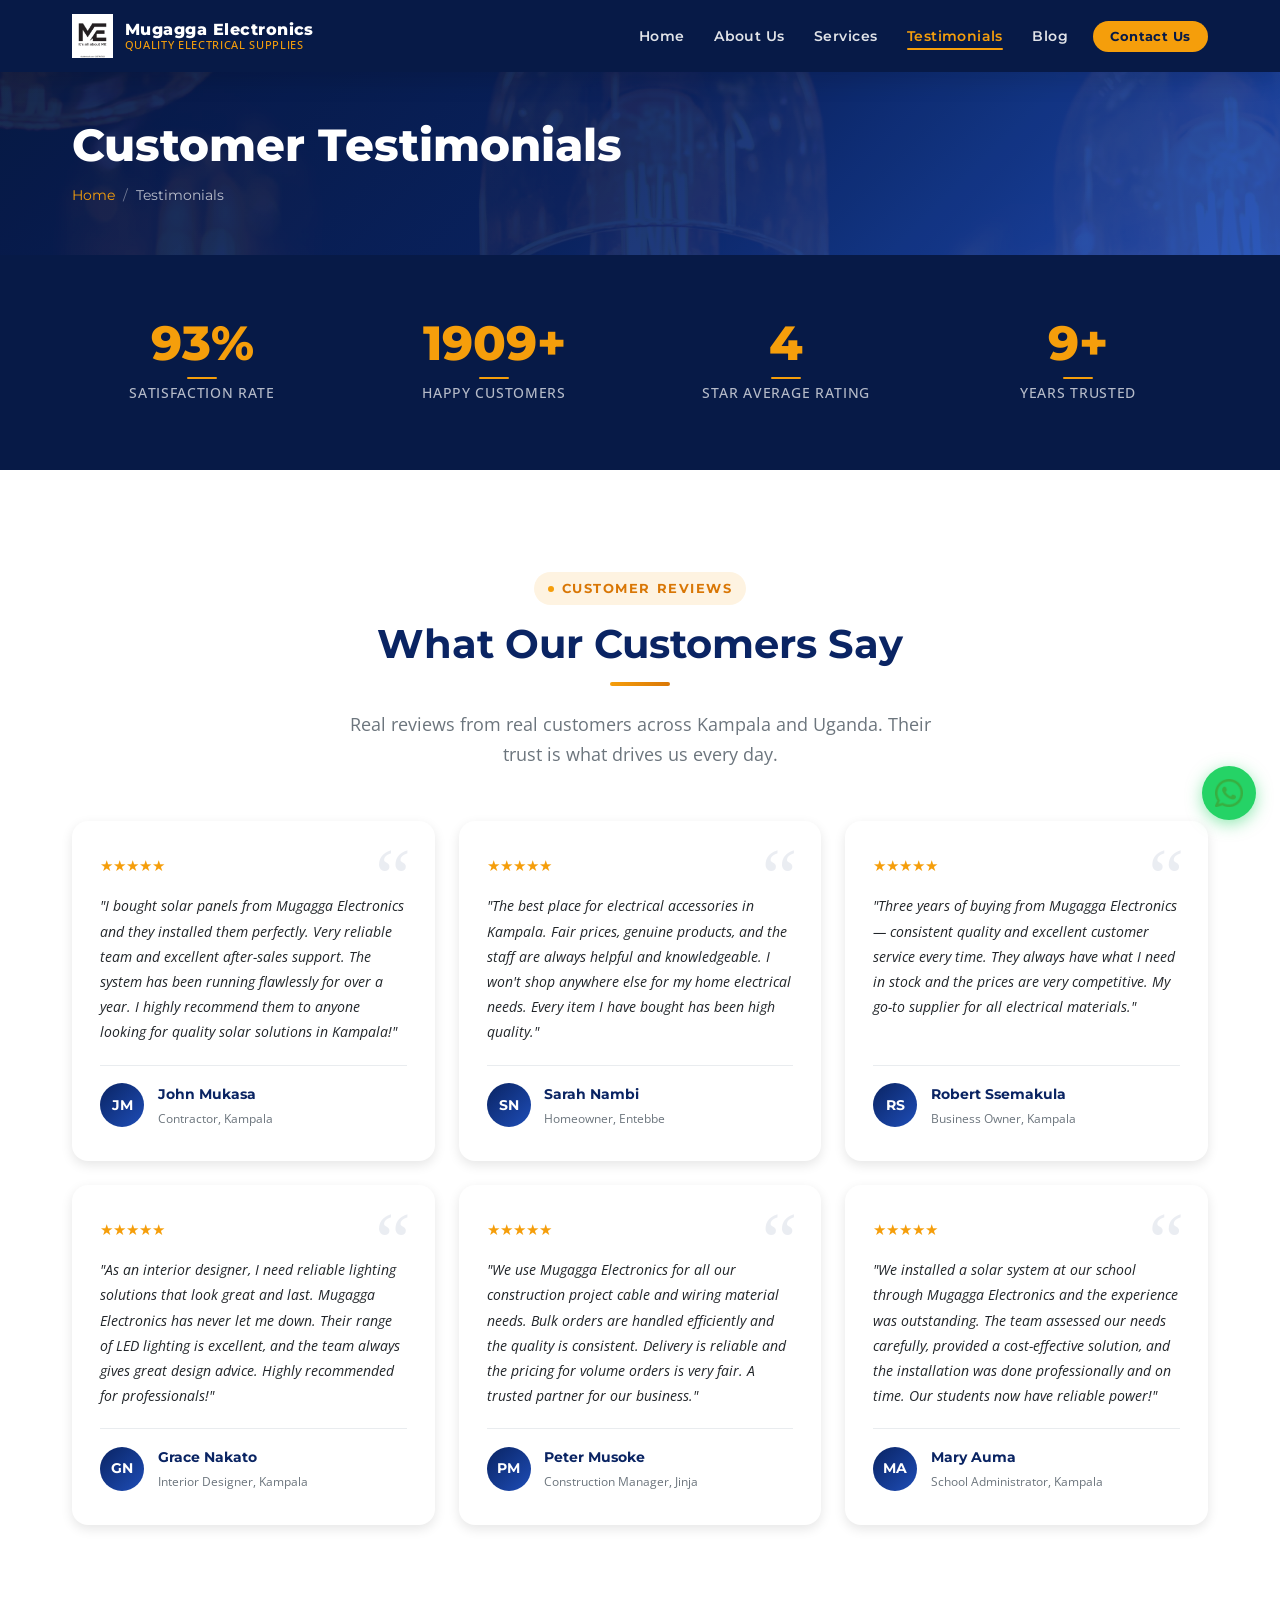
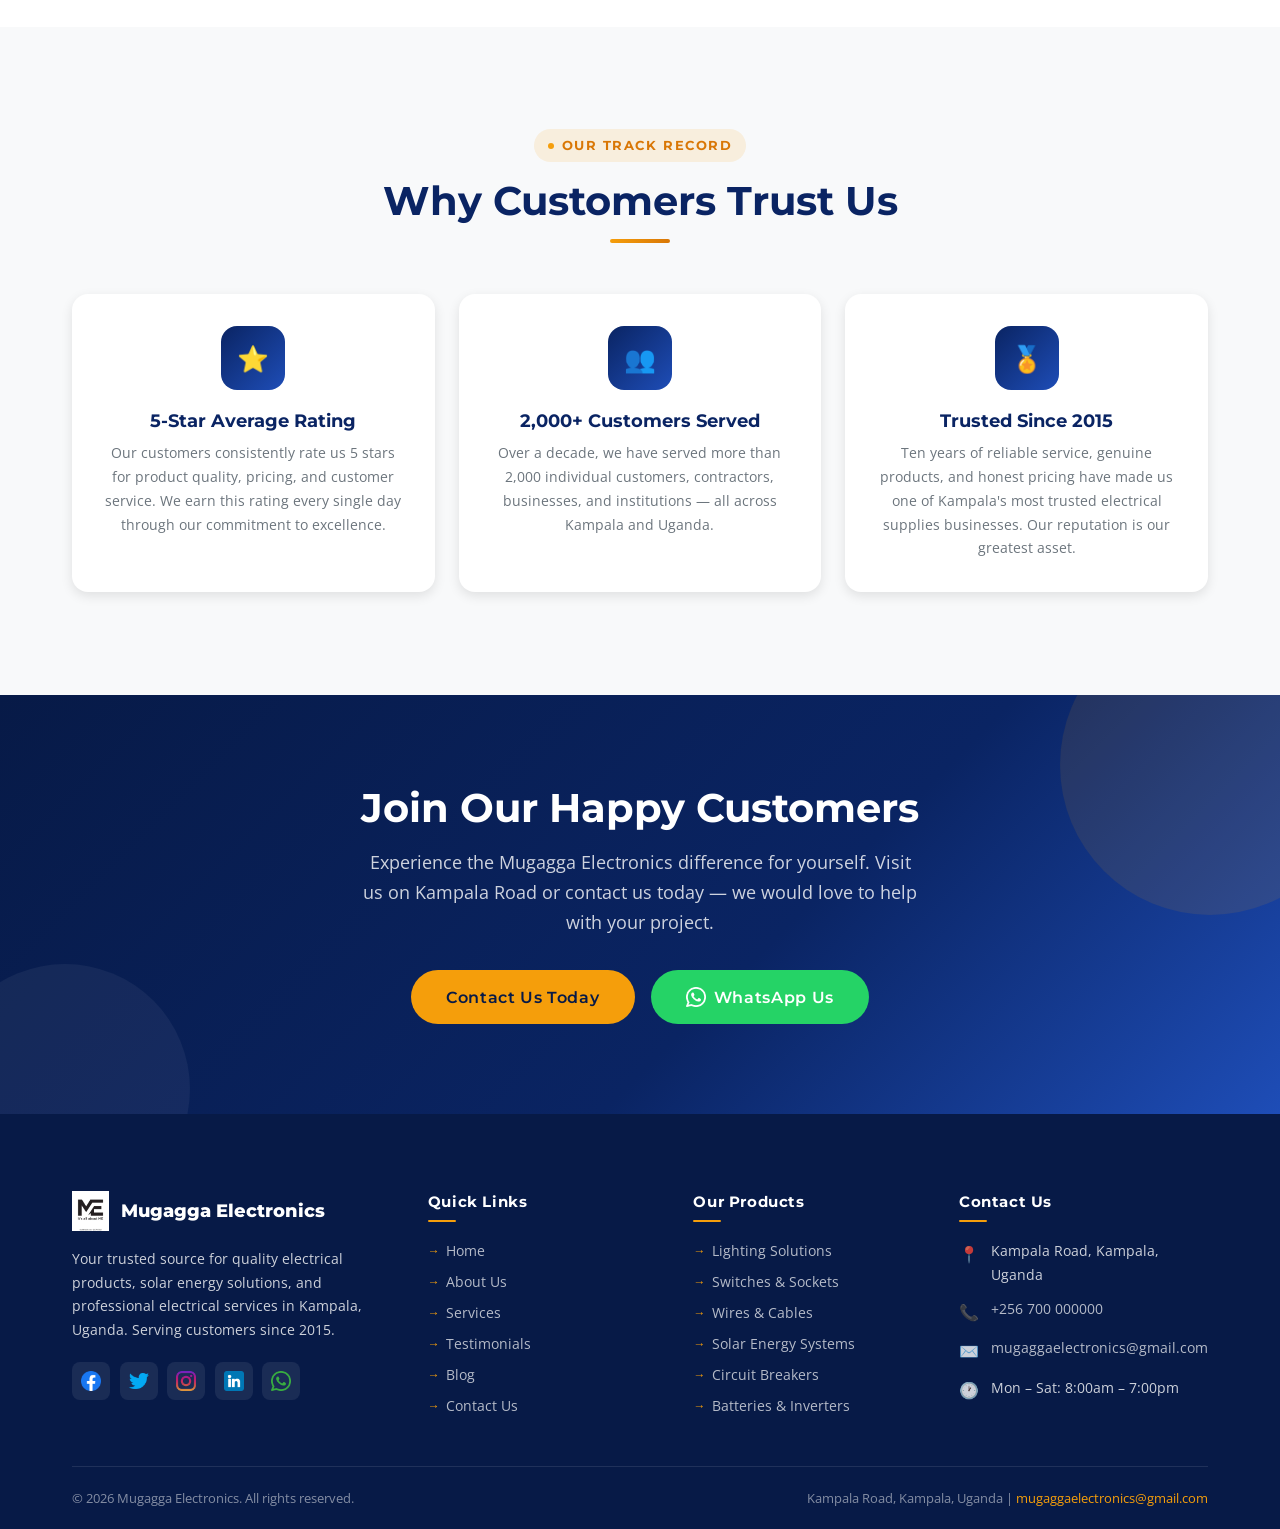
<file: Testimonial.html>
<!DOCTYPE html>
<html lang="en">
<head>
  <meta charset="UTF-8" />
  <meta name="viewport" content="width=device-width, initial-scale=1.0" />
  <meta name="description" content="Customer testimonials for Mugagga Electronics – Read what our happy customers say about our quality electrical products and services in Kampala, Uganda." />
  <meta property="og:title" content="Testimonials | Mugagga Electronics" />
  <meta property="og:description" content="See what satisfied customers say about Mugagga Electronics – the trusted electrical supplies shop in Kampala, Uganda." />
  <meta property="og:image" content="Resources/logo.png" />
  <meta property="og:type" content="website" />
  <title>Testimonials | Mugagga Electronics</title>
  <link rel="stylesheet" href="styles.css" />
  <link rel="icon" type="image/png" href="Resources/logo.png" />
</head>
<body>

  <!-- NAVBAR -->
  <nav class="navbar page-nav" id="navbar" role="navigation" aria-label="Main navigation">
    <div class="container">
      <a href="index.html" class="navbar-brand" aria-label="Mugagga Electronics Home">
        <picture>
          <source srcset="Resources/logo.webp" type="image/webp" />
          <img src="Resources/logo.png" alt="Mugagga Electronics logo" />
        </picture>
        <div class="brand-text">
          <span class="brand-name">Mugagga Electronics</span>
          <span class="brand-tagline">Quality Electrical Supplies</span>
        </div>
      </a>
      <ul class="nav-menu" id="navMenu" role="list">
        <li><a href="index.html"       class="nav-link" data-page="index.html">Home</a></li>
        <li><a href="About.html"       class="nav-link" data-page="About.html">About Us</a></li>
        <li><a href="Services.html"    class="nav-link" data-page="Services.html">Services</a></li>
        <li><a href="Testimonial.html" class="nav-link active" data-page="Testimonial.html">Testimonials</a></li>
        <li><a href="Blog.html"        class="nav-link" data-page="Blog.html">Blog</a></li>
        <li><a href="Contact.html"     class="nav-link nav-cta" data-page="Contact.html">Contact Us</a></li>
      </ul>
      <button class="hamburger" id="hamburger" aria-label="Toggle navigation menu" aria-expanded="false" aria-controls="navMenu">
        <div class="hamburger-icon">
          <span></span><span></span><span></span>
        </div>
        <span class="hamburger-label">MENU</span>
      </button>
    </div>
  </nav>

  <!-- PAGE BANNER -->
  <div class="page-banner" aria-label="Page header">
    <div class="container">
      <h1 class="page-banner-title">Customer Testimonials</h1>
      <nav class="breadcrumb" aria-label="Breadcrumb">
        <a href="index.html">Home</a>
        <span class="breadcrumb-sep" aria-hidden="true">/</span>
        <span aria-current="page">Testimonials</span>
      </nav>
    </div>
  </div>

  <!-- STATS STRIP -->
  <div class="stats-bar" aria-label="Customer satisfaction statistics">
    <div class="container">
      <div class="stats-grid">
        <div class="stat-item fade-in">
          <span class="stat-number" data-target="98" data-suffix="%">98%</span>
          <div class="stat-divider" aria-hidden="true"></div>
          <span class="stat-label">Satisfaction Rate</span>
        </div>
        <div class="stat-item fade-in">
          <span class="stat-number" data-target="2000" data-suffix="+">2,000+</span>
          <div class="stat-divider" aria-hidden="true"></div>
          <span class="stat-label">Happy Customers</span>
        </div>
        <div class="stat-item fade-in">
          <span class="stat-number" data-target="5">5</span>
          <div class="stat-divider" aria-hidden="true"></div>
          <span class="stat-label">Star Average Rating</span>
        </div>
        <div class="stat-item fade-in">
          <span class="stat-number" data-target="10" data-suffix="+">10+</span>
          <div class="stat-divider" aria-hidden="true"></div>
          <span class="stat-label">Years Trusted</span>
        </div>
      </div>
    </div>
  </div>

  <!-- TESTIMONIALS -->
  <section class="section" aria-labelledby="testimonials-page-title">
    <div class="container">
      <div class="section-header">
        <div class="section-tag">Customer Reviews</div>
        <h2 class="section-title" id="testimonials-page-title">What Our Customers Say</h2>
        <div class="divider" aria-hidden="true"></div>
        <p class="section-subtitle">Real reviews from real customers across Kampala and Uganda. Their trust is what drives us every day.</p>
      </div>

      <div class="testimonials-grid">
        <article class="testimonial-card fade-in">
          <div class="star-rating" aria-label="5 out of 5 stars">★★★★★</div>
          <p class="testimonial-text">"I bought solar panels from Mugagga Electronics and they installed them perfectly. Very reliable team and excellent after-sales support. The system has been running flawlessly for over a year. I highly recommend them to anyone looking for quality solar solutions in Kampala!"</p>
          <div class="testimonial-author">
            <div class="author-avatar" aria-hidden="true">JM</div>
            <div>
              <div class="author-name">John Mukasa</div>
              <div class="author-title">Contractor, Kampala</div>
            </div>
          </div>
        </article>

        <article class="testimonial-card fade-in">
          <div class="star-rating" aria-label="5 out of 5 stars">★★★★★</div>
          <p class="testimonial-text">"The best place for electrical accessories in Kampala. Fair prices, genuine products, and the staff are always helpful and knowledgeable. I won't shop anywhere else for my home electrical needs. Every item I have bought has been high quality."</p>
          <div class="testimonial-author">
            <div class="author-avatar" aria-hidden="true">SN</div>
            <div>
              <div class="author-name">Sarah Nambi</div>
              <div class="author-title">Homeowner, Entebbe</div>
            </div>
          </div>
        </article>

        <article class="testimonial-card fade-in">
          <div class="star-rating" aria-label="5 out of 5 stars">★★★★★</div>
          <p class="testimonial-text">"Three years of buying from Mugagga Electronics — consistent quality and excellent customer service every time. They always have what I need in stock and the prices are very competitive. My go-to supplier for all electrical materials."</p>
          <div class="testimonial-author">
            <div class="author-avatar" aria-hidden="true">RS</div>
            <div>
              <div class="author-name">Robert Ssemakula</div>
              <div class="author-title">Business Owner, Kampala</div>
            </div>
          </div>
        </article>

        <article class="testimonial-card fade-in">
          <div class="star-rating" aria-label="5 out of 5 stars">★★★★★</div>
          <p class="testimonial-text">"As an interior designer, I need reliable lighting solutions that look great and last. Mugagga Electronics has never let me down. Their range of LED lighting is excellent, and the team always gives great design advice. Highly recommended for professionals!"</p>
          <div class="testimonial-author">
            <div class="author-avatar" aria-hidden="true">GN</div>
            <div>
              <div class="author-name">Grace Nakato</div>
              <div class="author-title">Interior Designer, Kampala</div>
            </div>
          </div>
        </article>

        <article class="testimonial-card fade-in">
          <div class="star-rating" aria-label="5 out of 5 stars">★★★★★</div>
          <p class="testimonial-text">"We use Mugagga Electronics for all our construction project cable and wiring material needs. Bulk orders are handled efficiently and the quality is consistent. Delivery is reliable and the pricing for volume orders is very fair. A trusted partner for our business."</p>
          <div class="testimonial-author">
            <div class="author-avatar" aria-hidden="true">PM</div>
            <div>
              <div class="author-name">Peter Musoke</div>
              <div class="author-title">Construction Manager, Jinja</div>
            </div>
          </div>
        </article>

        <article class="testimonial-card fade-in">
          <div class="star-rating" aria-label="5 out of 5 stars">★★★★★</div>
          <p class="testimonial-text">"We installed a solar system at our school through Mugagga Electronics and the experience was outstanding. The team assessed our needs carefully, provided a cost-effective solution, and the installation was done professionally and on time. Our students now have reliable power!"</p>
          <div class="testimonial-author">
            <div class="author-avatar" aria-hidden="true">MA</div>
            <div>
              <div class="author-name">Mary Auma</div>
              <div class="author-title">School Administrator, Kampala</div>
            </div>
          </div>
        </article>
      </div>
    </div>
  </section>

  <!-- TRUST BADGES -->
  <section class="section bg-light" aria-labelledby="trust-title">
    <div class="container">
      <div class="section-header">
        <div class="section-tag">Our Track Record</div>
        <h2 class="section-title" id="trust-title">Why Customers Trust Us</h2>
        <div class="divider" aria-hidden="true"></div>
      </div>
      <div class="features-grid">
        <div class="feature-card fade-in">
          <div class="feature-icon" aria-hidden="true">⭐</div>
          <h3>5-Star Average Rating</h3>
          <p>Our customers consistently rate us 5 stars for product quality, pricing, and customer service. We earn this rating every single day through our commitment to excellence.</p>
        </div>
        <div class="feature-card fade-in">
          <div class="feature-icon" aria-hidden="true">👥</div>
          <h3>2,000+ Customers Served</h3>
          <p>Over a decade, we have served more than 2,000 individual customers, contractors, businesses, and institutions — all across Kampala and Uganda.</p>
        </div>
        <div class="feature-card fade-in">
          <div class="feature-icon" aria-hidden="true">🏅</div>
          <h3>Trusted Since 2015</h3>
          <p>Ten years of reliable service, genuine products, and honest pricing have made us one of Kampala's most trusted electrical supplies businesses. Our reputation is our greatest asset.</p>
        </div>
      </div>
    </div>
  </section>

  <!-- CTA -->
  <section class="cta-section" aria-label="Call to action">
    <div class="container">
      <h2>Join Our Happy Customers</h2>
      <p>Experience the Mugagga Electronics difference for yourself. Visit us on Kampala Road or contact us today — we would love to help with your project.</p>
      <div class="cta-actions">
        <a href="Contact.html" class="btn btn-primary btn-lg">Contact Us Today</a>
        <a href="https://wa.me/256700000000" class="btn btn-whatsapp btn-lg" target="_blank" rel="noopener noreferrer">
          <img src="Resources/whatsapp.png" alt="" width="20" height="20" style="filter:brightness(0) invert(1);" aria-hidden="true" />
          WhatsApp Us
        </a>
      </div>
    </div>
  </section>

  <!-- FOOTER -->
  <footer class="footer" role="contentinfo">
    <div class="container">
      <div class="footer-grid">
        <div class="footer-col">
          <div class="footer-brand-logo">
            <picture>
              <source srcset="Resources/logo.webp" type="image/webp" />
              <img src="Resources/logo.png" alt="Mugagga Electronics logo" />
            </picture>
            <span class="footer-brand-name">Mugagga Electronics</span>
          </div>
          <p class="footer-desc">Your trusted source for quality electrical products, solar energy solutions, and professional electrical services in Kampala, Uganda. Serving customers since 2015.</p>
          <div class="footer-social" aria-label="Social media links">
            <a href="#" class="footer-social-link" aria-label="Facebook"><img src="Resources/facebook.png" alt="Facebook" /></a>
            <a href="#" class="footer-social-link" aria-label="Twitter"><img src="Resources/twitter.png" alt="Twitter" /></a>
            <a href="#" class="footer-social-link" aria-label="Instagram"><img src="Resources/instagram.png" alt="Instagram" /></a>
            <a href="#" class="footer-social-link" aria-label="LinkedIn"><img src="Resources/linkedin.png" alt="LinkedIn" /></a>
            <a href="https://wa.me/256700000000" class="footer-social-link" aria-label="WhatsApp" target="_blank" rel="noopener noreferrer"><img src="Resources/whatsapp.png" alt="WhatsApp" /></a>
          </div>
        </div>
        <div class="footer-col">
          <h4>Quick Links</h4>
          <nav aria-label="Footer navigation">
            <ul class="footer-links">
              <li><a href="index.html"       class="footer-link">Home</a></li>
              <li><a href="About.html"       class="footer-link">About Us</a></li>
              <li><a href="Services.html"    class="footer-link">Services</a></li>
              <li><a href="Testimonial.html" class="footer-link">Testimonials</a></li>
              <li><a href="Blog.html"        class="footer-link">Blog</a></li>
              <li><a href="Contact.html"     class="footer-link">Contact Us</a></li>
            </ul>
          </nav>
        </div>
        <div class="footer-col">
          <h4>Our Products</h4>
          <ul class="footer-links">
            <li><span class="footer-link">Lighting Solutions</span></li>
            <li><span class="footer-link">Switches &amp; Sockets</span></li>
            <li><span class="footer-link">Wires &amp; Cables</span></li>
            <li><span class="footer-link">Solar Energy Systems</span></li>
            <li><span class="footer-link">Circuit Breakers</span></li>
            <li><span class="footer-link">Batteries &amp; Inverters</span></li>
          </ul>
        </div>
        <div class="footer-col">
          <h4>Contact Us</h4>
          <div class="footer-contact-item">
            <span class="footer-contact-icon" aria-hidden="true">📍</span>
            <span>Kampala Road, Kampala, Uganda</span>
          </div>
          <div class="footer-contact-item">
            <span class="footer-contact-icon" aria-hidden="true">📞</span>
            <a href="tel:+256700000000">+256 700 000000</a>
          </div>
          <div class="footer-contact-item">
            <span class="footer-contact-icon" aria-hidden="true">✉️</span>
            <a href="mailto:mugaggaelectronics@gmail.com">mugaggaelectronics@gmail.com</a>
          </div>
          <div class="footer-contact-item">
            <span class="footer-contact-icon" aria-hidden="true">🕐</span>
            <span>Mon – Sat: 8:00am – 7:00pm</span>
          </div>
        </div>
      </div>
      <div class="footer-bottom">
        <span>&copy; <span id="year">2025</span> Mugagga Electronics. All rights reserved.</span>
        <span>Kampala Road, Kampala, Uganda | <a href="mailto:mugaggaelectronics@gmail.com">mugaggaelectronics@gmail.com</a></span>
      </div>
    </div>
  </footer>

  <!-- FLOATING WHATSAPP -->
  <a href="https://wa.me/256700000000" class="float-whatsapp" aria-label="Chat with us on WhatsApp" target="_blank" rel="noopener noreferrer">
    <img src="Resources/whatsapp.png" alt="WhatsApp" />
  </a>

  <!-- SCROLL TO TOP -->
  <button class="scroll-top" id="scrollTop" aria-label="Scroll to top of page">&#8593;</button>

  <script src="main.js"></script>
  <script>document.getElementById('year').textContent = new Date().getFullYear();</script>
</body>
</html>
</file>
<file: styles.css>
/* ============================================================
   Mugagga Electronics – Main Stylesheet
   ============================================================ */

/* ── Google Fonts ────────────────────────────────────────── */
@import url('https://fonts.googleapis.com/css2?family=Montserrat:wght@400;500;600;700;800;900&family=Open+Sans:wght@300;400;500;600;700&display=swap');

/* ── CSS Custom Properties ──────────────────────────────── */
:root {
  --primary:        #0A2463;
  --primary-light:  #1E4DB7;
  --primary-dark:   #071A47;
  --accent:         #F59E0B;
  --accent-dark:    #D97706;
  --white:          #FFFFFF;
  --off-white:      #F8F9FA;
  --light-gray:     #E9ECEF;
  --mid-gray:       #6C757D;
  --dark-gray:      #343A40;
  --text:           #212529;
  --text-light:     #6C757D;
  --success:        #198754;
  --danger:         #DC3545;

  --font-heading:   'Montserrat', sans-serif;
  --font-body:      'Open Sans', sans-serif;

  --radius-sm:      4px;
  --radius:         8px;
  --radius-lg:      16px;
  --radius-xl:      24px;
  --radius-full:    9999px;

  --shadow-sm:      0 1px 3px rgba(0,0,0,.12), 0 1px 2px rgba(0,0,0,.08);
  --shadow:         0 4px 12px rgba(0,0,0,.10);
  --shadow-md:      0 8px 24px rgba(0,0,0,.12);
  --shadow-lg:      0 16px 48px rgba(0,0,0,.14);
  --shadow-xl:      0 24px 64px rgba(0,0,0,.16);

  --transition:     0.3s ease;
  --transition-slow:0.5s ease;

  --container-max:  1200px;
  --container-pad:  clamp(1rem, 4vw, 2rem);

  --section-py:     clamp(4rem, 8vw, 7rem);
  --nav-height:     72px;
}

/* ── Reset ───────────────────────────────────────────────── */
*, *::before, *::after { box-sizing: border-box; margin: 0; padding: 0; }
html { scroll-behavior: smooth; font-size: 16px; }
body {
  font-family: var(--font-body);
  color: var(--text);
  background: var(--white);
  line-height: 1.7;
  overflow-x: hidden;
}
img, svg, video { display: block; max-width: 100%; }
a { text-decoration: none; color: inherit; }
ul, ol { list-style: none; }
button, input, select, textarea { font: inherit; }
button { cursor: pointer; border: none; background: none; }

/* ── Typography ─────────────────────────────────────────── */
h1 { font-family: var(--font-heading); font-size: clamp(2rem, 5vw, 3.5rem); font-weight: 800; line-height: 1.15; }
h2 { font-family: var(--font-heading); font-size: clamp(1.6rem, 3.5vw, 2.5rem); font-weight: 700; line-height: 1.2; }
h3 { font-family: var(--font-heading); font-size: clamp(1.2rem, 2.5vw, 1.75rem); font-weight: 700; line-height: 1.3; }
h4 { font-family: var(--font-heading); font-size: clamp(1rem, 2vw, 1.25rem); font-weight: 600; line-height: 1.4; }
h5 { font-family: var(--font-heading); font-size: 1rem; font-weight: 600; }
p  { margin-bottom: 1rem; }
p:last-child { margin-bottom: 0; }

/* ── Layout Utilities ────────────────────────────────────── */
.container {
  width: 100%;
  max-width: var(--container-max);
  margin-inline: auto;
  padding-inline: var(--container-pad);
}

.section { padding-block: var(--section-py); }
.bg-light { background: var(--off-white); }
.bg-dark  { background: var(--primary-dark); color: var(--white); }
.bg-primary { background: var(--primary); color: var(--white); }
.text-center { text-align: center; }

.section-header {
  text-align: center;
  margin-bottom: clamp(2rem, 4vw, 3.5rem);
}

.section-tag {
  display: inline-flex;
  align-items: center;
  gap: .5rem;
  background: rgba(245,158,11,.12);
  color: var(--accent-dark);
  font-family: var(--font-heading);
  font-size: .8rem;
  font-weight: 700;
  letter-spacing: .12em;
  text-transform: uppercase;
  padding: .35rem .85rem;
  border-radius: var(--radius-full);
  margin-bottom: .9rem;
}
.section-tag::before {
  content: '';
  display: inline-block;
  width: 6px; height: 6px;
  background: var(--accent);
  border-radius: 50%;
}

.section-title {
  color: var(--primary);
  margin-bottom: .75rem;
}
.section-title span { color: var(--accent); }

.section-subtitle {
  color: var(--text-light);
  font-size: clamp(.95rem, 1.5vw, 1.1rem);
  max-width: 600px;
  margin-inline: auto;
}

.divider {
  width: 60px; height: 4px;
  background: linear-gradient(90deg, var(--accent), var(--accent-dark));
  border-radius: var(--radius-full);
  margin: .9rem auto 1.5rem;
}
.divider.left { margin-inline: 0; }

/* ── Buttons ─────────────────────────────────────────────── */
.btn {
  display: inline-flex;
  align-items: center;
  gap: .5rem;
  padding: .65rem 1.6rem;
  border-radius: var(--radius-full);
  font-family: var(--font-heading);
  font-size: .9rem;
  font-weight: 600;
  letter-spacing: .04em;
  transition: var(--transition);
  white-space: nowrap;
}
.btn-lg { padding: .85rem 2.2rem; font-size: 1rem; }

.btn-primary {
  background: var(--accent);
  color: var(--primary-dark);
}
.btn-primary:hover {
  background: var(--accent-dark);
  transform: translateY(-2px);
  box-shadow: 0 6px 20px rgba(245,158,11,.4);
}

.btn-outline {
  border: 2px solid var(--primary);
  color: var(--primary);
}
.btn-outline:hover {
  background: var(--primary);
  color: var(--white);
  transform: translateY(-2px);
}

.btn-white {
  background: var(--white);
  color: var(--primary);
}
.btn-white:hover {
  background: var(--off-white);
  transform: translateY(-2px);
  box-shadow: var(--shadow-md);
}

.btn-outline-white {
  border: 2px solid rgba(255,255,255,.7);
  color: var(--white);
}
.btn-outline-white:hover {
  background: rgba(255,255,255,.15);
  border-color: var(--white);
  transform: translateY(-2px);
}

.btn-whatsapp {
  background: #25D366;
  color: var(--white);
}
.btn-whatsapp:hover {
  background: #1ebe5a;
  transform: translateY(-2px);
  box-shadow: 0 6px 20px rgba(37,211,102,.4);
}

/* ── Navbar ──────────────────────────────────────────────── */
.navbar {
  position: fixed;
  top: 0; left: 0; right: 0;
  z-index: 1000;
  height: var(--nav-height);
  display: flex;
  align-items: center;
  transition: background var(--transition), box-shadow var(--transition), backdrop-filter var(--transition);
}

/* transparent by default (home page) */
.navbar:not(.page-nav):not(.scrolled) {
  background: transparent;
}

/* solid for inner pages */
.navbar.page-nav {
  background: var(--primary-dark);
  box-shadow: var(--shadow-md);
}

/* scrolled state (JS adds .scrolled) */
.navbar.scrolled {
  background: var(--primary-dark);
  box-shadow: var(--shadow-md);
  backdrop-filter: blur(8px);
}

.navbar .container {
  display: flex;
  align-items: center;
  justify-content: space-between;
  height: 100%;
}

.navbar-brand {
  display: flex;
  align-items: center;
  gap: .75rem;
  flex-shrink: 0;
}
.navbar-brand img { height: 44px; width: auto; }
.brand-text { display: flex; flex-direction: column; line-height: 1.1; }
.brand-name {
  font-family: var(--font-heading);
  font-size: 1rem;
  font-weight: 800;
  color: var(--white);
  letter-spacing: .03em;
}
.brand-tagline {
  font-size: .68rem;
  color: var(--accent);
  font-weight: 500;
  letter-spacing: .06em;
  text-transform: uppercase;
}

.nav-menu {
  display: flex;
  align-items: center;
  gap: .25rem;
}

.nav-link {
  font-family: var(--font-heading);
  font-size: .85rem;
  font-weight: 600;
  color: rgba(255,255,255,.88);
  padding: .45rem .8rem;
  border-radius: var(--radius);
  letter-spacing: .03em;
  transition: color var(--transition), background var(--transition);
  position: relative;
}
.nav-link::after {
  content: '';
  position: absolute;
  bottom: 2px; left: 50%; right: 50%;
  height: 2px;
  background: var(--accent);
  border-radius: var(--radius-full);
  transition: left var(--transition), right var(--transition);
}
.nav-link:hover,
.nav-link.active {
  color: var(--white);
}
.nav-link:hover::after,
.nav-link.active::after {
  left: .8rem; right: .8rem;
}
.nav-link.active {
  color: var(--accent);
}

.nav-cta {
  background: var(--accent);
  color: var(--primary-dark) !important;
  padding: .45rem 1.1rem;
  border-radius: var(--radius-full);
  font-weight: 700;
  font-size: .82rem;
  margin-left: .5rem;
}
.nav-cta::after { display: none; }
.nav-cta:hover {
  background: var(--accent-dark);
  color: var(--primary-dark) !important;
}

.hamburger {
  display: none;
  flex-direction: column;
  align-items: center;
  justify-content: center;
  gap: 4px;
  background: rgba(255,255,255,.15);
  border: 1.5px solid rgba(255,255,255,.35);
  border-radius: var(--radius);
  padding: .45rem .7rem;
  cursor: pointer;
  min-width: 64px;
  transition: background var(--transition), border-color var(--transition);
}
.hamburger:hover,
.hamburger.active {
  background: rgba(255,255,255,.25);
  border-color: rgba(255,255,255,.6);
}

.hamburger-icon {
  display: flex;
  flex-direction: column;
  justify-content: space-between;
  width: 22px;
  height: 16px;
}
.hamburger-icon span {
  display: block;
  width: 100%; height: 2.5px;
  background: var(--white);
  border-radius: var(--radius-full);
  transition: var(--transition);
  transform-origin: center;
}
.hamburger.active .hamburger-icon span:nth-child(1) { transform: translateY(6.75px) rotate(45deg); }
.hamburger.active .hamburger-icon span:nth-child(2) { opacity: 0; transform: scaleX(0); }
.hamburger.active .hamburger-icon span:nth-child(3) { transform: translateY(-6.75px) rotate(-45deg); }

.hamburger-label {
  font-family: var(--font-heading);
  font-size: .6rem;
  font-weight: 700;
  color: var(--white);
  letter-spacing: .1em;
  line-height: 1;
  transition: opacity var(--transition);
  user-select: none;
}

/* ── Page Banner ─────────────────────────────────────────── */
.page-banner {
  padding-top: calc(var(--nav-height) + 3rem);
  padding-bottom: 3rem;
  background: linear-gradient(135deg, var(--primary-dark) 0%, var(--primary) 50%, var(--primary-light) 100%);
  position: relative;
  overflow: hidden;
}
.page-banner::before {
  content: '';
  position: absolute;
  inset: 0;
  background: url('Resources/banner-bg.png') center/cover no-repeat;
  opacity: .07;
}
.page-banner .container { position: relative; z-index: 1; }
.page-banner-title {
  color: var(--white);
  font-size: clamp(1.8rem, 4vw, 2.8rem);
  margin-bottom: .75rem;
}
.breadcrumb {
  display: flex;
  align-items: center;
  gap: .5rem;
  color: rgba(255,255,255,.7);
  font-size: .875rem;
  font-family: var(--font-heading);
}
.breadcrumb a { color: var(--accent); }
.breadcrumb a:hover { text-decoration: underline; }
.breadcrumb-sep { color: rgba(255,255,255,.4); }

/* ── Hero ────────────────────────────────────────────────── */
.hero {
  position: relative;
  min-height: 100vh;
  display: flex;
  align-items: center;
  background: url('Resources/bg1.jpg') center/cover no-repeat;
}
.hero-overlay {
  position: absolute;
  inset: 0;
  background: linear-gradient(
    135deg,
    rgba(7,26,71,.92) 0%,
    rgba(10,36,99,.85) 50%,
    rgba(30,77,183,.6) 100%
  );
}
.hero-content {
  position: relative;
  z-index: 1;
  padding-top: var(--nav-height);
  padding-block: 5rem;
  max-width: 750px;
}
.hero-badge {
  display: inline-flex;
  align-items: center;
  gap: .5rem;
  background: rgba(245,158,11,.18);
  border: 1px solid rgba(245,158,11,.35);
  color: var(--accent);
  font-family: var(--font-heading);
  font-size: .78rem;
  font-weight: 700;
  letter-spacing: .12em;
  text-transform: uppercase;
  padding: .4rem 1rem;
  border-radius: var(--radius-full);
  margin-bottom: 1.25rem;
  backdrop-filter: blur(4px);
}
.hero-badge::before {
  content: '';
  width: 6px; height: 6px;
  background: var(--accent);
  border-radius: 50%;
  animation: pulse-dot 2s infinite;
}
@keyframes pulse-dot {
  0%,100% { opacity: 1; transform: scale(1); }
  50%      { opacity: .5; transform: scale(1.4); }
}

.hero-title {
  color: var(--white);
  margin-bottom: 1.25rem;
  text-shadow: 0 2px 8px rgba(0,0,0,.3);
}
.hero-title span { color: var(--accent); }

.hero-subtitle {
  color: rgba(255,255,255,.85);
  font-size: clamp(1rem, 2vw, 1.2rem);
  margin-bottom: 2rem;
  max-width: 580px;
  line-height: 1.7;
}

.hero-actions {
  display: flex;
  flex-wrap: wrap;
  gap: 1rem;
  margin-bottom: 3rem;
}

.hero-stats {
  display: flex;
  flex-wrap: wrap;
  gap: 2rem;
  padding-top: 2.5rem;
  border-top: 1px solid rgba(255,255,255,.15);
}
.hero-stat { text-align: left; }
.hero-stat-number {
  display: block;
  font-family: var(--font-heading);
  font-size: clamp(1.6rem, 3vw, 2.2rem);
  font-weight: 800;
  color: var(--accent);
  line-height: 1;
}
.hero-stat-label {
  font-size: .8rem;
  color: rgba(255,255,255,.7);
  font-weight: 500;
  letter-spacing: .05em;
  text-transform: uppercase;
  margin-top: .25rem;
}

/* ── Announcement Bar ────────────────────────────────────── */
.announcement-bar {
  background: var(--primary);
  color: var(--white);
  padding: .65rem 0;
  overflow: hidden;
  position: relative;
}
.announcement-bar::before,
.announcement-bar::after {
  content: '';
  position: absolute;
  top: 0; bottom: 0;
  width: 80px;
  z-index: 2;
  pointer-events: none;
}
.announcement-bar::before {
  left: 0;
  background: linear-gradient(to right, var(--primary), transparent);
}
.announcement-bar::after {
  right: 0;
  background: linear-gradient(to left, var(--primary), transparent);
}
.marquee-track {
  display: flex;
  width: max-content;
  animation: marquee 35s linear infinite;
}
.marquee-track:hover { animation-play-state: paused; }
@keyframes marquee {
  from { transform: translateX(0); }
  to   { transform: translateX(-50%); }
}
.marquee-item {
  display: flex;
  align-items: center;
  gap: .6rem;
  padding-inline: 2rem;
  font-size: .82rem;
  font-weight: 500;
  white-space: nowrap;
  letter-spacing: .03em;
}
.marquee-item::before {
  content: '⚡';
  font-size: .75rem;
}
.marquee-sep {
  color: var(--accent);
  font-weight: 700;
  padding-inline: .5rem;
}

/* ── Products Grid ───────────────────────────────────────── */
.products-grid {
  display: grid;
  grid-template-columns: repeat(3, 1fr);
  gap: 1.5rem;
}

.product-card {
  background: var(--white);
  border-radius: var(--radius-lg);
  overflow: hidden;
  box-shadow: var(--shadow);
  transition: transform var(--transition), box-shadow var(--transition);
  display: flex;
  flex-direction: column;
}
.product-card:hover {
  transform: translateY(-6px);
  box-shadow: var(--shadow-lg);
}

.product-card-img {
  overflow: hidden;
  aspect-ratio: 4/3;
}
.product-card-img img {
  width: 100%; height: 100%;
  object-fit: cover;
  transition: transform .5s ease;
}
.product-card:hover .product-card-img img {
  transform: scale(1.08);
}

.product-card-body {
  padding: 1.25rem 1.4rem 1.5rem;
  flex: 1;
  display: flex;
  flex-direction: column;
}
.product-card-title {
  font-family: var(--font-heading);
  font-size: 1rem;
  font-weight: 700;
  color: var(--primary);
  margin-bottom: .4rem;
}
.product-card-desc {
  font-size: .875rem;
  color: var(--text-light);
  flex: 1;
  margin: 0;
}
.product-card-icon {
  width: 36px; height: 36px;
  background: rgba(10,36,99,.08);
  border-radius: var(--radius);
  display: flex;
  align-items: center;
  justify-content: center;
  font-size: 1.1rem;
  margin-bottom: .75rem;
}

/* ── Features / Why Grid ─────────────────────────────────── */
.features-grid {
  display: grid;
  grid-template-columns: repeat(3, 1fr);
  gap: 1.5rem;
}

.feature-card {
  background: var(--white);
  border-radius: var(--radius-lg);
  padding: 2rem 1.75rem;
  box-shadow: var(--shadow);
  transition: transform var(--transition), box-shadow var(--transition);
  text-align: center;
}
.feature-card:hover {
  transform: translateY(-5px);
  box-shadow: var(--shadow-md);
}

.feature-icon {
  width: 64px; height: 64px;
  background: linear-gradient(135deg, var(--primary) 0%, var(--primary-light) 100%);
  border-radius: var(--radius-lg);
  display: flex;
  align-items: center;
  justify-content: center;
  font-size: 1.6rem;
  margin: 0 auto 1.25rem;
  color: var(--white);
}
.feature-card h3 {
  font-size: 1.1rem;
  color: var(--primary);
  margin-bottom: .5rem;
}
.feature-card p {
  font-size: .875rem;
  color: var(--text-light);
  margin: 0;
}

/* ── About Preview ───────────────────────────────────────── */
.about-grid {
  display: grid;
  grid-template-columns: 1fr 1fr;
  gap: clamp(2rem, 5vw, 4rem);
  align-items: center;
}

.about-image-wrap {
  position: relative;
  border-radius: var(--radius-xl);
  overflow: hidden;
  box-shadow: var(--shadow-xl);
}
.about-image-wrap img {
  width: 100%;
  aspect-ratio: 4/5;
  object-fit: cover;
  display: block;
}
.about-badge {
  position: absolute;
  bottom: 1.5rem;
  left: 1.5rem;
  background: var(--accent);
  color: var(--primary-dark);
  font-family: var(--font-heading);
  font-weight: 800;
  font-size: .85rem;
  padding: .6rem 1.1rem;
  border-radius: var(--radius);
  box-shadow: var(--shadow-md);
  display: flex;
  align-items: center;
  gap: .4rem;
}

.about-content .section-tag { display: inline-flex; }
.about-content .section-title { text-align: left; color: var(--primary); }
.about-content p { color: var(--text-light); }

.check-list {
  display: grid;
  grid-template-columns: 1fr 1fr;
  gap: .5rem 1.5rem;
  margin: 1.25rem 0 1.75rem;
}
.check-item {
  display: flex;
  align-items: center;
  gap: .5rem;
  font-size: .9rem;
  font-weight: 500;
  color: var(--text);
}
.check-item::before {
  content: '✓';
  display: flex;
  align-items: center;
  justify-content: center;
  width: 20px; height: 20px;
  min-width: 20px;
  background: var(--primary);
  color: var(--white);
  border-radius: 50%;
  font-size: .7rem;
  font-weight: 700;
}

/* ── Stats Bar ───────────────────────────────────────────── */
.stats-bar {
  background: var(--primary-dark);
  padding-block: clamp(2.5rem, 5vw, 4rem);
}
.stats-grid {
  display: grid;
  grid-template-columns: repeat(4, 1fr);
  gap: 2rem;
  text-align: center;
}
.stat-item { color: var(--white); }
.stat-number {
  font-family: var(--font-heading);
  font-size: clamp(2rem, 4vw, 3rem);
  font-weight: 800;
  color: var(--accent);
  line-height: 1;
  display: block;
}
.stat-label {
  font-size: .85rem;
  color: rgba(255,255,255,.7);
  margin-top: .4rem;
  font-weight: 500;
  letter-spacing: .05em;
  text-transform: uppercase;
}
.stat-divider {
  width: 30px; height: 2px;
  background: var(--accent);
  border-radius: var(--radius-full);
  margin: .6rem auto 0;
}

/* ── Testimonials ────────────────────────────────────────── */
.testimonials-grid {
  display: grid;
  grid-template-columns: repeat(3, 1fr);
  gap: 1.5rem;
}

.testimonial-card {
  background: var(--white);
  border-radius: var(--radius-lg);
  padding: 2rem 1.75rem;
  box-shadow: var(--shadow);
  position: relative;
  transition: transform var(--transition), box-shadow var(--transition);
  display: flex;
  flex-direction: column;
}
.testimonial-card:hover {
  transform: translateY(-5px);
  box-shadow: var(--shadow-md);
}
.testimonial-card::before {
  content: '\201C';
  position: absolute;
  top: 1rem; right: 1.5rem;
  font-family: Georgia, serif;
  font-size: 5rem;
  color: var(--primary);
  opacity: .08;
  line-height: 1;
}

.star-rating {
  display: flex;
  gap: .15rem;
  color: var(--accent);
  font-size: .95rem;
  margin-bottom: .9rem;
}

.testimonial-text {
  font-size: .9rem;
  color: var(--text);
  font-style: italic;
  line-height: 1.75;
  flex: 1;
  margin-bottom: 1.25rem;
}

.testimonial-author {
  display: flex;
  align-items: center;
  gap: .85rem;
  border-top: 1px solid var(--light-gray);
  padding-top: 1rem;
}
.author-avatar {
  width: 44px; height: 44px;
  min-width: 44px;
  border-radius: 50%;
  background: linear-gradient(135deg, var(--primary) 0%, var(--primary-light) 100%);
  color: var(--white);
  display: flex;
  align-items: center;
  justify-content: center;
  font-family: var(--font-heading);
  font-weight: 700;
  font-size: .85rem;
}
.author-name {
  font-family: var(--font-heading);
  font-weight: 700;
  font-size: .9rem;
  color: var(--primary);
}
.author-title {
  font-size: .78rem;
  color: var(--text-light);
  margin-top: .1rem;
}

/* ── CTA Section ─────────────────────────────────────────── */
.cta-section {
  background: linear-gradient(135deg, var(--primary-dark) 0%, var(--primary) 60%, var(--primary-light) 100%);
  padding-block: clamp(4rem, 7vw, 6rem);
  text-align: center;
  position: relative;
  overflow: hidden;
}
.cta-section::before {
  content: '';
  position: absolute;
  top: -80px; right: -80px;
  width: 300px; height: 300px;
  background: rgba(245,158,11,.1);
  border-radius: 50%;
}
.cta-section::after {
  content: '';
  position: absolute;
  bottom: -100px; left: -60px;
  width: 250px; height: 250px;
  background: rgba(255,255,255,.05);
  border-radius: 50%;
}
.cta-section .container { position: relative; z-index: 1; }
.cta-section h2 { color: var(--white); margin-bottom: 1rem; }
.cta-section p { color: rgba(255,255,255,.8); font-size: 1.1rem; margin-bottom: 2rem; max-width: 560px; margin-inline: auto; }
.cta-actions { display: flex; flex-wrap: wrap; gap: 1rem; justify-content: center; }

/* ── Services Grid ───────────────────────────────────────── */
.services-grid {
  display: grid;
  grid-template-columns: repeat(3, 1fr);
  gap: 1.5rem;
}

.service-card {
  background: var(--white);
  border-radius: var(--radius-lg);
  overflow: hidden;
  box-shadow: var(--shadow);
  transition: transform var(--transition), box-shadow var(--transition);
  display: flex;
  flex-direction: column;
}
.service-card:hover {
  transform: translateY(-5px);
  box-shadow: var(--shadow-lg);
}

.service-card-header {
  background: var(--primary);
  padding: 1.5rem 1.75rem 1.25rem;
  display: flex;
  align-items: center;
  gap: 1rem;
}
.service-card-header.accent  { background: var(--accent-dark); }
.service-card-header.success { background: #16a34a; }
.service-card-header.teal    { background: #0f766e; }
.service-card-header.purple  { background: #7c3aed; }
.service-card-header.rose    { background: #be185d; }

.service-card-icon {
  font-size: 2rem;
  flex-shrink: 0;
}
.service-card-header h3 {
  color: var(--white);
  font-size: 1.1rem;
  margin: 0;
}

.service-card-body {
  padding: 1.4rem 1.75rem 1.75rem;
  flex: 1;
  display: flex;
  flex-direction: column;
}
.service-card-body p {
  font-size: .875rem;
  color: var(--text-light);
  margin-bottom: 1rem;
}
.service-features {
  display: flex;
  flex-direction: column;
  gap: .45rem;
  margin-top: auto;
}
.service-feature {
  display: flex;
  align-items: center;
  gap: .5rem;
  font-size: .85rem;
  color: var(--text);
}
.service-feature::before {
  content: '→';
  color: var(--accent-dark);
  font-weight: 700;
  font-size: .8rem;
}

/* ── Process Steps ───────────────────────────────────────── */
.process-section { background: var(--off-white); }
.process-grid {
  display: grid;
  grid-template-columns: repeat(4, 1fr);
  gap: 1.5rem;
  position: relative;
}
.process-grid::before {
  content: '';
  position: absolute;
  top: 36px;
  left: calc(12.5% + 36px);
  right: calc(12.5% + 36px);
  height: 2px;
  background: linear-gradient(90deg, var(--primary-light), var(--accent));
  z-index: 0;
}
.process-step {
  text-align: center;
  position: relative;
  z-index: 1;
}
.process-number {
  width: 72px; height: 72px;
  border-radius: 50%;
  background: var(--white);
  border: 3px solid var(--primary);
  display: flex;
  align-items: center;
  justify-content: center;
  font-family: var(--font-heading);
  font-size: 1.4rem;
  font-weight: 800;
  color: var(--primary);
  margin: 0 auto 1.25rem;
  box-shadow: var(--shadow);
  transition: var(--transition);
}
.process-step:hover .process-number {
  background: var(--primary);
  color: var(--white);
  transform: scale(1.1);
}
.process-step h4 {
  color: var(--primary);
  margin-bottom: .4rem;
}
.process-step p {
  font-size: .875rem;
  color: var(--text-light);
  margin: 0;
}

/* ── Why Cards ───────────────────────────────────────────── */
.why-grid {
  display: grid;
  grid-template-columns: repeat(2, 1fr);
  gap: 1.5rem;
}

.why-card {
  background: var(--white);
  border-radius: var(--radius-lg);
  padding: 1.75rem 2rem;
  box-shadow: var(--shadow);
  display: flex;
  gap: 1.25rem;
  align-items: flex-start;
  transition: transform var(--transition), box-shadow var(--transition);
}
.why-card:hover {
  transform: translateY(-4px);
  box-shadow: var(--shadow-md);
}
.why-icon {
  width: 52px; height: 52px;
  min-width: 52px;
  background: linear-gradient(135deg, var(--primary) 0%, var(--primary-light) 100%);
  border-radius: var(--radius);
  display: flex;
  align-items: center;
  justify-content: center;
  font-size: 1.35rem;
  color: var(--white);
}
.why-card h4 {
  color: var(--primary);
  margin-bottom: .4rem;
}
.why-card p {
  font-size: .875rem;
  color: var(--text-light);
  margin: 0;
}

/* ── Contact ─────────────────────────────────────────────── */
.contact-grid {
  display: grid;
  grid-template-columns: 1fr 1.3fr;
  gap: clamp(2rem, 5vw, 4rem);
  align-items: start;
}

.contact-info h3,
.contact-form-wrap h3 {
  color: var(--primary);
  margin-bottom: 1rem;
}
.contact-info > p {
  color: var(--text-light);
  margin-bottom: 1.75rem;
}

.contact-items { display: flex; flex-direction: column; gap: 1rem; margin-bottom: 1.75rem; }
.contact-item {
  display: flex;
  align-items: flex-start;
  gap: 1rem;
}
.contact-item-icon {
  width: 44px; height: 44px;
  min-width: 44px;
  background: rgba(10,36,99,.08);
  border-radius: var(--radius);
  display: flex;
  align-items: center;
  justify-content: center;
  font-size: 1.1rem;
  color: var(--primary);
}
.contact-item-text strong {
  display: block;
  font-family: var(--font-heading);
  font-size: .875rem;
  color: var(--primary);
  font-weight: 700;
  margin-bottom: .1rem;
}
.contact-item-text span,
.contact-item-text a {
  font-size: .875rem;
  color: var(--text-light);
}
.contact-item-text a:hover { color: var(--primary); text-decoration: underline; }

.social-links { display: flex; gap: .75rem; margin-top: .5rem; }
.social-link {
  width: 40px; height: 40px;
  border-radius: var(--radius);
  background: var(--off-white);
  display: flex;
  align-items: center;
  justify-content: center;
  transition: var(--transition);
  overflow: hidden;
}
.social-link img { width: 22px; height: 22px; object-fit: contain; }
.social-link:hover { background: var(--primary); transform: translateY(-3px); }

/* Hours table */
.hours-table { width: 100%; border-collapse: collapse; margin-top: 1rem; font-size: .875rem; }
.hours-table td { padding: .5rem .75rem; border-bottom: 1px solid var(--light-gray); }
.hours-table td:first-child { font-weight: 600; color: var(--primary); }
.hours-table td:last-child { color: var(--text-light); }
.hours-table tr.today td { background: rgba(245,158,11,.12); }
.hours-table tr.today td:first-child { color: var(--accent-dark); }
.hours-table tr.closed td:last-child { color: var(--danger); }

/* Contact form */
.contact-form-wrap {
  background: var(--white);
  border-radius: var(--radius-xl);
  padding: 2rem 2.25rem 2.5rem;
  box-shadow: var(--shadow-lg);
}

.form-group { margin-bottom: 1.1rem; }
.form-row { display: grid; grid-template-columns: 1fr 1fr; gap: 1rem; }

label {
  display: block;
  font-size: .8rem;
  font-weight: 600;
  font-family: var(--font-heading);
  color: var(--primary);
  margin-bottom: .35rem;
  letter-spacing: .04em;
  text-transform: uppercase;
}

input[type="text"],
input[type="email"],
input[type="tel"],
select,
textarea {
  width: 100%;
  padding: .7rem 1rem;
  border: 2px solid var(--light-gray);
  border-radius: var(--radius);
  font-size: .9rem;
  color: var(--text);
  background: var(--white);
  transition: border-color var(--transition), box-shadow var(--transition);
  appearance: none;
}
input:focus, select:focus, textarea:focus {
  outline: none;
  border-color: var(--primary-light);
  box-shadow: 0 0 0 3px rgba(30,77,183,.12);
}
textarea { resize: vertical; min-height: 130px; }
select {
  background-image: url("data:image/svg+xml,%3Csvg xmlns='http://www.w3.org/2000/svg' width='12' height='8' viewBox='0 0 12 8'%3E%3Cpath d='M1 1l5 5 5-5' stroke='%230A2463' stroke-width='2' fill='none' stroke-linecap='round'/%3E%3C/svg%3E");
  background-repeat: no-repeat;
  background-position: right 1rem center;
  padding-right: 2.5rem;
}

.form-alert {
  display: none;
  padding: .85rem 1.1rem;
  border-radius: var(--radius);
  font-size: .875rem;
  font-weight: 500;
  margin-bottom: 1rem;
}
.form-alert.success {
  display: block;
  background: rgba(25,135,84,.1);
  border: 1px solid rgba(25,135,84,.25);
  color: var(--success);
}
.form-alert.error {
  display: block;
  background: rgba(220,53,69,.1);
  border: 1px solid rgba(220,53,69,.25);
  color: var(--danger);
}

/* ── CEO / Leadership ────────────────────────────────────── */
.ceo-section { background: var(--off-white); }
.ceo-grid {
  display: grid;
  grid-template-columns: 340px 1fr;
  gap: clamp(2rem, 5vw, 4rem);
  align-items: center;
}
.ceo-photo-wrap {
  position: relative;
  border-radius: var(--radius-xl);
  overflow: hidden;
  box-shadow: var(--shadow-xl);
}
.ceo-photo-wrap img {
  width: 100%;
  aspect-ratio: 3/4;
  object-fit: cover;
  object-position: top;
  display: block;
}
.ceo-photo-badge {
  position: absolute;
  bottom: 1.25rem; left: 1.25rem;
  background: var(--primary);
  color: var(--white);
  padding: .5rem .9rem;
  border-radius: var(--radius);
  font-family: var(--font-heading);
  font-size: .8rem;
  font-weight: 700;
}

.ceo-content .section-tag { display: inline-flex; }
.ceo-name {
  font-family: var(--font-heading);
  font-size: clamp(1.4rem, 2.5vw, 2rem);
  font-weight: 800;
  color: var(--primary);
  margin-bottom: .25rem;
}
.ceo-title {
  font-size: .9rem;
  color: var(--accent-dark);
  font-weight: 600;
  font-family: var(--font-heading);
  letter-spacing: .06em;
  text-transform: uppercase;
  margin-bottom: 1.25rem;
}
.ceo-quote {
  font-size: clamp(.95rem, 1.5vw, 1.1rem);
  color: var(--text);
  font-style: italic;
  line-height: 1.8;
  border-left: 4px solid var(--accent);
  padding-left: 1.25rem;
  margin-bottom: 1.25rem;
}
.ceo-bio { color: var(--text-light); font-size: .9rem; }

/* ── Blog Cards ──────────────────────────────────────────── */
.blog-grid {
  display: grid;
  grid-template-columns: repeat(3, 1fr);
  gap: 1.5rem;
}

.blog-card {
  background: var(--white);
  border-radius: var(--radius-lg);
  overflow: hidden;
  box-shadow: var(--shadow);
  display: flex;
  flex-direction: column;
  transition: transform var(--transition), box-shadow var(--transition);
}
.blog-card:hover {
  transform: translateY(-5px);
  box-shadow: var(--shadow-lg);
}

.blog-card-img {
  overflow: hidden;
  aspect-ratio: 16/9;
  position: relative;
}
.blog-card-img img {
  width: 100%; height: 100%;
  object-fit: cover;
  transition: transform .5s ease;
}
.blog-card:hover .blog-card-img img { transform: scale(1.06); }

.blog-category {
  position: absolute;
  top: .85rem; left: .85rem;
  background: var(--accent);
  color: var(--primary-dark);
  font-family: var(--font-heading);
  font-size: .72rem;
  font-weight: 700;
  padding: .25rem .7rem;
  border-radius: var(--radius-full);
  letter-spacing: .06em;
  text-transform: uppercase;
}

.blog-card-body {
  padding: 1.4rem 1.5rem 1.75rem;
  flex: 1;
  display: flex;
  flex-direction: column;
}
.blog-meta {
  display: flex;
  align-items: center;
  gap: .75rem;
  font-size: .78rem;
  color: var(--text-light);
  margin-bottom: .7rem;
}
.blog-meta-sep { color: var(--light-gray); }
.blog-card-title {
  font-family: var(--font-heading);
  font-size: 1rem;
  font-weight: 700;
  color: var(--primary);
  margin-bottom: .6rem;
  line-height: 1.4;
}
.blog-card-title:hover { color: var(--primary-light); }
.blog-card-excerpt {
  font-size: .875rem;
  color: var(--text-light);
  flex: 1;
  margin-bottom: 1.1rem;
  line-height: 1.65;
}
.blog-read-more {
  display: inline-flex;
  align-items: center;
  gap: .4rem;
  font-family: var(--font-heading);
  font-size: .82rem;
  font-weight: 700;
  color: var(--primary-light);
  text-transform: uppercase;
  letter-spacing: .06em;
  transition: gap var(--transition), color var(--transition);
}
.blog-read-more:hover { gap: .7rem; color: var(--accent-dark); }
.blog-read-more::after { content: '→'; }

/* ── Newsletter ──────────────────────────────────────────── */
.newsletter-section { background: var(--off-white); padding-block: clamp(3rem, 6vw, 5rem); }
.newsletter-inner {
  max-width: 560px;
  margin-inline: auto;
  text-align: center;
}
.newsletter-inner h2 { color: var(--primary); margin-bottom: .75rem; }
.newsletter-inner p { color: var(--text-light); margin-bottom: 1.5rem; }
.newsletter-form {
  display: flex;
  gap: .75rem;
  max-width: 460px;
  margin-inline: auto;
}
.newsletter-form input {
  flex: 1;
  border-radius: var(--radius-full);
  padding: .75rem 1.25rem;
}
.newsletter-form .btn { border-radius: var(--radius-full); white-space: nowrap; }

/* ── Mission / Vision Cards ──────────────────────────────── */
.mv-grid {
  display: grid;
  grid-template-columns: 1fr 1fr;
  gap: 1.5rem;
}
.mv-card {
  background: var(--white);
  border-radius: var(--radius-xl);
  overflow: hidden;
  box-shadow: var(--shadow-md);
}
.mv-card-header {
  padding: 1.5rem 2rem;
  display: flex;
  align-items: center;
  gap: 1rem;
}
.mv-card-header.blue  { background: var(--primary); }
.mv-card-header.amber { background: var(--accent-dark); }
.mv-card-header-icon { font-size: 2rem; }
.mv-card-header h3 { color: var(--white); margin: 0; }
.mv-card-body { padding: 2rem; }
.mv-card-body p { color: var(--text-light); margin-bottom: 1rem; }
.mv-list { display: flex; flex-direction: column; gap: .6rem; }
.mv-list-item {
  display: flex;
  align-items: flex-start;
  gap: .6rem;
  font-size: .9rem;
  color: var(--text);
}
.mv-list-item::before {
  content: '✓';
  background: var(--primary);
  color: var(--white);
  width: 18px; height: 18px;
  min-width: 18px;
  border-radius: 50%;
  display: flex;
  align-items: center;
  justify-content: center;
  font-size: .65rem;
  font-weight: 700;
  margin-top: .1rem;
}

/* ── Maps ────────────────────────────────────────────────── */
.map-section { padding-block: 0; }
.map-section iframe {
  display: block;
  width: 100%;
  border: none;
}

/* ── Footer ──────────────────────────────────────────────── */
.footer {
  background: var(--primary-dark);
  color: rgba(255,255,255,.8);
  padding-top: clamp(3rem, 6vw, 5rem);
}
.footer-grid {
  display: grid;
  grid-template-columns: 1.4fr 1fr 1fr 1.1fr;
  gap: 2.5rem;
  padding-bottom: 3rem;
  border-bottom: 1px solid rgba(255,255,255,.1);
}

.footer-brand-logo { display: flex; align-items: center; gap: .75rem; margin-bottom: 1rem; }
.footer-brand-logo img { height: 40px; width: auto; }
.footer-brand-name {
  font-family: var(--font-heading);
  font-size: 1.1rem;
  font-weight: 800;
  color: var(--white);
}

.footer-desc { font-size: .875rem; line-height: 1.7; margin-bottom: 1.25rem; }

.footer-social { display: flex; gap: .6rem; }
.footer-social-link {
  width: 38px; height: 38px;
  border-radius: var(--radius);
  background: rgba(255,255,255,.08);
  display: flex;
  align-items: center;
  justify-content: center;
  transition: var(--transition);
  overflow: hidden;
}
.footer-social-link img { width: 20px; height: 20px; object-fit: contain; }
.footer-social-link:hover { background: var(--accent); transform: translateY(-3px); }

.footer-col h4 {
  color: var(--white);
  font-size: .95rem;
  font-weight: 700;
  margin-bottom: 1.1rem;
  font-family: var(--font-heading);
  letter-spacing: .04em;
  position: relative;
  padding-bottom: .6rem;
}
.footer-col h4::after {
  content: '';
  position: absolute;
  bottom: 0; left: 0;
  width: 28px; height: 2px;
  background: var(--accent);
  border-radius: var(--radius-full);
}

.footer-links { display: flex; flex-direction: column; gap: .45rem; }
.footer-link {
  font-size: .875rem;
  color: rgba(255,255,255,.7);
  display: flex;
  align-items: center;
  gap: .4rem;
  transition: color var(--transition), gap var(--transition);
}
.footer-link::before { content: '→'; font-size: .75rem; color: var(--accent); transition: margin var(--transition); }
.footer-link:hover { color: var(--white); gap: .65rem; }

.footer-contact-item {
  display: flex;
  align-items: flex-start;
  gap: .75rem;
  font-size: .875rem;
  margin-bottom: .65rem;
}
.footer-contact-icon { font-size: 1rem; flex-shrink: 0; margin-top: .1rem; }
.footer-contact-item a { color: rgba(255,255,255,.7); }
.footer-contact-item a:hover { color: var(--accent); text-decoration: underline; }

.footer-bottom {
  padding-block: 1.25rem;
  display: flex;
  align-items: center;
  justify-content: space-between;
  flex-wrap: wrap;
  gap: .75rem;
  font-size: .82rem;
  color: rgba(255,255,255,.5);
}
.footer-bottom a { color: var(--accent); }
.footer-bottom a:hover { text-decoration: underline; }

/* ── Floating Buttons ────────────────────────────────────── */
.float-whatsapp {
  position: fixed;
  bottom: 5rem;
  right: 1.5rem;
  width: 54px; height: 54px;
  border-radius: 50%;
  background: #25D366;
  color: var(--white);
  display: flex;
  align-items: center;
  justify-content: center;
  box-shadow: 0 4px 16px rgba(37,211,102,.5);
  z-index: 999;
  transition: transform var(--transition), box-shadow var(--transition);
  overflow: hidden;
}
.float-whatsapp img { width: 28px; height: 28px; object-fit: contain; }
.float-whatsapp:hover {
  transform: scale(1.1);
  box-shadow: 0 6px 24px rgba(37,211,102,.6);
}

.scroll-top {
  position: fixed;
  bottom: 1.5rem;
  right: 1.5rem;
  width: 46px; height: 46px;
  border-radius: 50%;
  background: var(--primary);
  color: var(--white);
  border: none;
  cursor: pointer;
  display: flex;
  align-items: center;
  justify-content: center;
  font-size: 1.1rem;
  box-shadow: var(--shadow-md);
  z-index: 999;
  opacity: 0;
  transform: translateY(12px);
  transition: opacity var(--transition), transform var(--transition), background var(--transition);
  pointer-events: none;
}
.scroll-top.visible {
  opacity: 1;
  transform: translateY(0);
  pointer-events: auto;
}
.scroll-top:hover { background: var(--primary-light); }

/* ── Animation Classes ───────────────────────────────────── */
.fade-in {
  opacity: 0;
  transform: translateY(24px);
  transition: opacity .6s ease, transform .6s ease;
}
.fade-in.visible {
  opacity: 1;
  transform: translateY(0);
}

.slide-in-left {
  opacity: 0;
  transform: translateX(-40px);
  transition: opacity .6s ease, transform .6s ease;
}
.slide-in-left.visible {
  opacity: 1;
  transform: translateX(0);
}

.slide-in-right {
  opacity: 0;
  transform: translateX(40px);
  transition: opacity .6s ease, transform .6s ease;
}
.slide-in-right.visible {
  opacity: 1;
  transform: translateX(0);
}

/* staggered delays */
.fade-in:nth-child(1)  { transition-delay: 0s; }
.fade-in:nth-child(2)  { transition-delay: .1s; }
.fade-in:nth-child(3)  { transition-delay: .2s; }
.fade-in:nth-child(4)  { transition-delay: .3s; }
.fade-in:nth-child(5)  { transition-delay: .4s; }
.fade-in:nth-child(6)  { transition-delay: .5s; }
.fade-in:nth-child(7)  { transition-delay: .6s; }
.fade-in:nth-child(8)  { transition-delay: .7s; }
.fade-in:nth-child(9)  { transition-delay: .8s; }

/* ── Hero height fix: 100dvh where supported, 100vh fallback ─ */
.hero {
  min-height: 100vh;
  min-height: 100dvh;
}

/* ── Prevent decorative circles from causing horizontal scroll ─ */
.cta-section { overflow: hidden; }
.cta-section::before,
.cta-section::after { pointer-events: none; }

/* ── Responsive ──────────────────────────────────────────── */
/*  Breakpoints
    1200px — large tablet / small desktop
    1024px — tablet landscape
     900px — tablet portrait
     768px — tablet/mobile boundary (hamburger activates)
     480px — mobile landscape / large phone
     360px — small phone
*/

/* ── 1200px: large tablet ────────────────────────────────── */
@media (max-width: 1200px) {
  .footer-grid { grid-template-columns: 1.2fr 1fr 1fr 1fr; gap: 2rem; }
  .ceo-grid { grid-template-columns: 300px 1fr; }
}

/* ── 1024px: tablet landscape ────────────────────────────── */
@media (max-width: 1024px) {
  .footer-grid { grid-template-columns: 1fr 1fr; gap: 2rem; }
  .ceo-grid { grid-template-columns: 260px 1fr; }
  .products-grid { grid-template-columns: repeat(3, 1fr); }
  .services-grid { grid-template-columns: repeat(2, 1fr); }
  .process-grid { grid-template-columns: repeat(2, 1fr); gap: 2rem; }
  .process-grid::before { display: none; }
  .stats-grid { grid-template-columns: repeat(4, 1fr); }
  .blog-grid { grid-template-columns: repeat(3, 1fr); }
  .features-grid { grid-template-columns: repeat(3, 1fr); }
  .testimonials-grid { grid-template-columns: repeat(3, 1fr); }
}

/* ── 900px: tablet portrait ──────────────────────────────── */
@media (max-width: 900px) {
  .products-grid { grid-template-columns: repeat(2, 1fr); gap: 1.25rem; }
  .services-grid { grid-template-columns: repeat(2, 1fr); }
  .blog-grid { grid-template-columns: repeat(2, 1fr); }
  .features-grid { grid-template-columns: repeat(2, 1fr); }
  .testimonials-grid { grid-template-columns: repeat(2, 1fr); }
  .stats-grid { grid-template-columns: repeat(2, 1fr); gap: 1.5rem; }
  .why-grid { grid-template-columns: repeat(2, 1fr); }
  .mv-grid { grid-template-columns: 1fr 1fr; }

  .about-grid { grid-template-columns: 1fr; gap: 2rem; }
  .about-image-wrap { max-width: 480px; margin-inline: auto; }

  .ceo-grid { grid-template-columns: 1fr; gap: 2rem; }
  .ceo-photo-wrap { max-width: 320px; margin-inline: auto; }

  .contact-grid { grid-template-columns: 1fr; gap: 2.5rem; }
  .footer-grid { grid-template-columns: 1fr 1fr; gap: 2rem; }
}

/* ── 768px: mobile nav activates ────────────────────────── */
@media (max-width: 768px) {
  :root {
    --section-py: clamp(2.5rem, 7vw, 4.5rem);
    --nav-height: 64px;
  }

  /* ── Navbar ── */
  .hamburger { display: flex; }

  .nav-menu {
    position: fixed;
    top: var(--nav-height);
    left: 0; right: 0;
    background: var(--primary-dark);
    flex-direction: column;
    align-items: stretch;
    padding: .75rem 1rem 1.25rem;
    gap: .2rem;
    max-height: calc(100dvh - var(--nav-height));
    overflow-y: auto;
    transform: translateY(-105%);
    visibility: hidden;
    transition: transform .35s cubic-bezier(.4,0,.2,1), visibility 0s .35s;
    box-shadow: 0 8px 32px rgba(0,0,0,.35);
    z-index: 999;
  }
  .nav-menu.open {
    transform: translateY(0);
    visibility: visible;
    transition: transform .35s cubic-bezier(.4,0,.2,1), visibility 0s 0s;
  }
  .nav-link {
    padding: .8rem 1rem;
    border-radius: var(--radius);
    font-size: .9rem;
  }
  .nav-link::after { display: none; }
  .nav-cta {
    margin: .5rem 0 0;
    text-align: center;
    justify-content: center;
    padding: .8rem 1rem;
  }

  /* ── Hero ── */
  .hero-content {
    padding-top: calc(var(--nav-height) + 1rem);
    padding-bottom: 3.5rem;
    max-width: 100%;
  }
  .hero-actions {
    flex-direction: column;
    align-items: flex-start;
    gap: .75rem;
  }
  .hero-actions .btn { width: 100%; justify-content: center; }
  .hero-stats { gap: 1.5rem 2rem; }

  /* ── Grids → 2 col ── */
  .products-grid { grid-template-columns: repeat(2, 1fr); gap: 1rem; }
  .services-grid { grid-template-columns: repeat(2, 1fr); }
  .features-grid { grid-template-columns: repeat(2, 1fr); }
  .blog-grid { grid-template-columns: repeat(2, 1fr); }
  .testimonials-grid { grid-template-columns: repeat(2, 1fr); }
  .why-grid { grid-template-columns: repeat(2, 1fr); }
  .process-grid { grid-template-columns: repeat(2, 1fr); gap: 1.5rem; }
  .stats-grid { grid-template-columns: repeat(2, 1fr); gap: 1.25rem; }
  .mv-grid { grid-template-columns: 1fr; }

  /* ── Single column ── */
  .about-grid,
  .ceo-grid,
  .contact-grid { grid-template-columns: 1fr; gap: 2rem; }

  .about-image-wrap { max-width: 440px; margin-inline: auto; }
  .ceo-photo-wrap { max-width: 280px; margin-inline: auto; }

  /* ── Form ── */
  .form-row { grid-template-columns: 1fr; }
  .check-list { grid-template-columns: 1fr 1fr; }

  /* ── Footer ── */
  .footer-grid { grid-template-columns: 1fr 1fr; gap: 2rem; }
  .footer-bottom { flex-direction: column; text-align: center; }

  /* ── CTA ── */
  .cta-actions { flex-direction: column; align-items: center; }
  .cta-actions .btn { width: 100%; max-width: 320px; justify-content: center; }

  /* ── Newsletter ── */
  .newsletter-form { flex-direction: column; }
  .newsletter-form input,
  .newsletter-form .btn { width: 100%; border-radius: var(--radius); }

  /* ── Page banner ── */
  .page-banner { padding-top: calc(var(--nav-height) + 2rem); padding-bottom: 2rem; }
  .page-banner-title { font-size: clamp(1.5rem, 5vw, 2.2rem); }

  /* ── Contact form padding ── */
  .contact-form-wrap { padding: 1.5rem 1.25rem 2rem; }

  /* ── Section header ── */
  .section-header { margin-bottom: clamp(1.5rem, 4vw, 2.5rem); }
}

/* ── 480px: mobile landscape / large phone ───────────────── */
@media (max-width: 480px) {
  :root { --section-py: clamp(2rem, 8vw, 4rem); }

  /* ── All grids → 1 col ── */
  .products-grid,
  .services-grid,
  .features-grid,
  .blog-grid,
  .testimonials-grid,
  .why-grid,
  .process-grid { grid-template-columns: 1fr; gap: 1rem; }

  /* stats stay 2-col */
  .stats-grid { grid-template-columns: repeat(2, 1fr); gap: 1rem; }

  /* ── Hero ── */
  .hero-stats {
    display: grid;
    grid-template-columns: repeat(2, 1fr);
    gap: 1rem 1.5rem;
  }
  .hero-stat { text-align: left; }
  .hero-actions .btn { font-size: .9rem; }

  /* ── Footer → 1 col ── */
  .footer-grid { grid-template-columns: 1fr; gap: 1.75rem; }

  /* ── Checklist → 1 col ── */
  .check-list { grid-template-columns: 1fr; }

  /* ── Hide brand tagline to save space ── */
  .brand-tagline { display: none; }

  /* ── Feature card padding ── */
  .feature-card,
  .why-card { padding: 1.4rem 1.25rem; }
  .testimonial-card { padding: 1.5rem 1.25rem; }

  /* ── Service card ── */
  .service-card-header { padding: 1.1rem 1.25rem; }
  .service-card-body { padding: 1.1rem 1.25rem 1.5rem; }

  /* ── Blog meta wrap ── */
  .blog-meta { flex-wrap: wrap; gap: .4rem; }

  /* ── Floating buttons position ── */
  .float-whatsapp { bottom: 4.5rem; right: 1rem; width: 48px; height: 48px; }
  .scroll-top { bottom: 1rem; right: 1rem; width: 42px; height: 42px; }

  /* ── Map height ── */
  .map-section iframe { height: 280px; }

  /* ── CTA decorative circles: shrink so they don't overflow ── */
  .cta-section::before { width: 180px; height: 180px; top: -60px; right: -60px; }
  .cta-section::after  { width: 150px; height: 150px; bottom: -70px; left: -50px; }
}

/* ── 360px: small phones ─────────────────────────────────── */
@media (max-width: 360px) {
  :root {
    --container-pad: .875rem;
    --section-py: clamp(1.75rem, 8vw, 3.5rem);
  }

  /* ── Completely hide brand text on smallest screens ── */
  .navbar-brand .brand-text { display: none; }

  /* ── Stats stay 2-col but tighter ── */
  .stats-grid { gap: .75rem; }
  .stat-number { font-size: clamp(1.6rem, 8vw, 2.2rem); }

  /* ── Hero stats → 1 col on true small phones ── */
  .hero-stats { grid-template-columns: repeat(2, 1fr); gap: .75rem 1rem; }
  .hero-stat-number { font-size: 1.4rem; }

  /* ── Buttons full-width ── */
  .hero-actions .btn,
  .cta-actions .btn { width: 100%; max-width: 100%; }

  /* ── Reduce feature icon size ── */
  .feature-icon { width: 52px; height: 52px; font-size: 1.3rem; }
  .why-icon { width: 44px; height: 44px; min-width: 44px; font-size: 1.15rem; }

  /* ── CEO grid ── */
  .ceo-photo-wrap { max-width: 220px; }

  /* ── Contact form tighter ── */
  .contact-form-wrap { padding: 1.25rem 1rem 1.5rem; }

  /* ── Footer social ── */
  .footer-social { flex-wrap: wrap; }

  /* ── Navbar brand: logo only ── */
  .navbar-brand img { height: 38px; }
}

/* ── Touch-target safety: min 44×44px on pointer:coarse ─── */
@media (pointer: coarse) {
  .btn { min-height: 44px; }
  .nav-link { min-height: 44px; display: flex; align-items: center; }
  .hamburger { min-height: 44px; min-width: 64px; }
  .scroll-top,
  .float-whatsapp { width: 52px; height: 52px; }
  .social-link,
  .footer-social-link { width: 44px; height: 44px; }
}

/* ── Notch / safe-area insets (iPhone X+, Android cutouts) ── */
@supports (padding: env(safe-area-inset-left)) {
  .navbar .container {
    padding-left: max(var(--container-pad), env(safe-area-inset-left));
    padding-right: max(var(--container-pad), env(safe-area-inset-right));
  }
  .float-whatsapp,
  .scroll-top {
    right: max(1.5rem, env(safe-area-inset-right));
  }
  .footer-bottom {
    padding-bottom: max(1.25rem, env(safe-area-inset-bottom));
  }
}

/* ── Reduce motion for accessibility ─────────────────────── */
@media (prefers-reduced-motion: reduce) {
  *, *::before, *::after {
    animation-duration: .01ms !important;
    animation-iteration-count: 1 !important;
    transition-duration: .01ms !important;
  }
  .marquee-track { animation: none; }
  .fade-in, .slide-in-left, .slide-in-right {
    opacity: 1 !important;
    transform: none !important;
    transition: none !important;
  }
}
</file>
